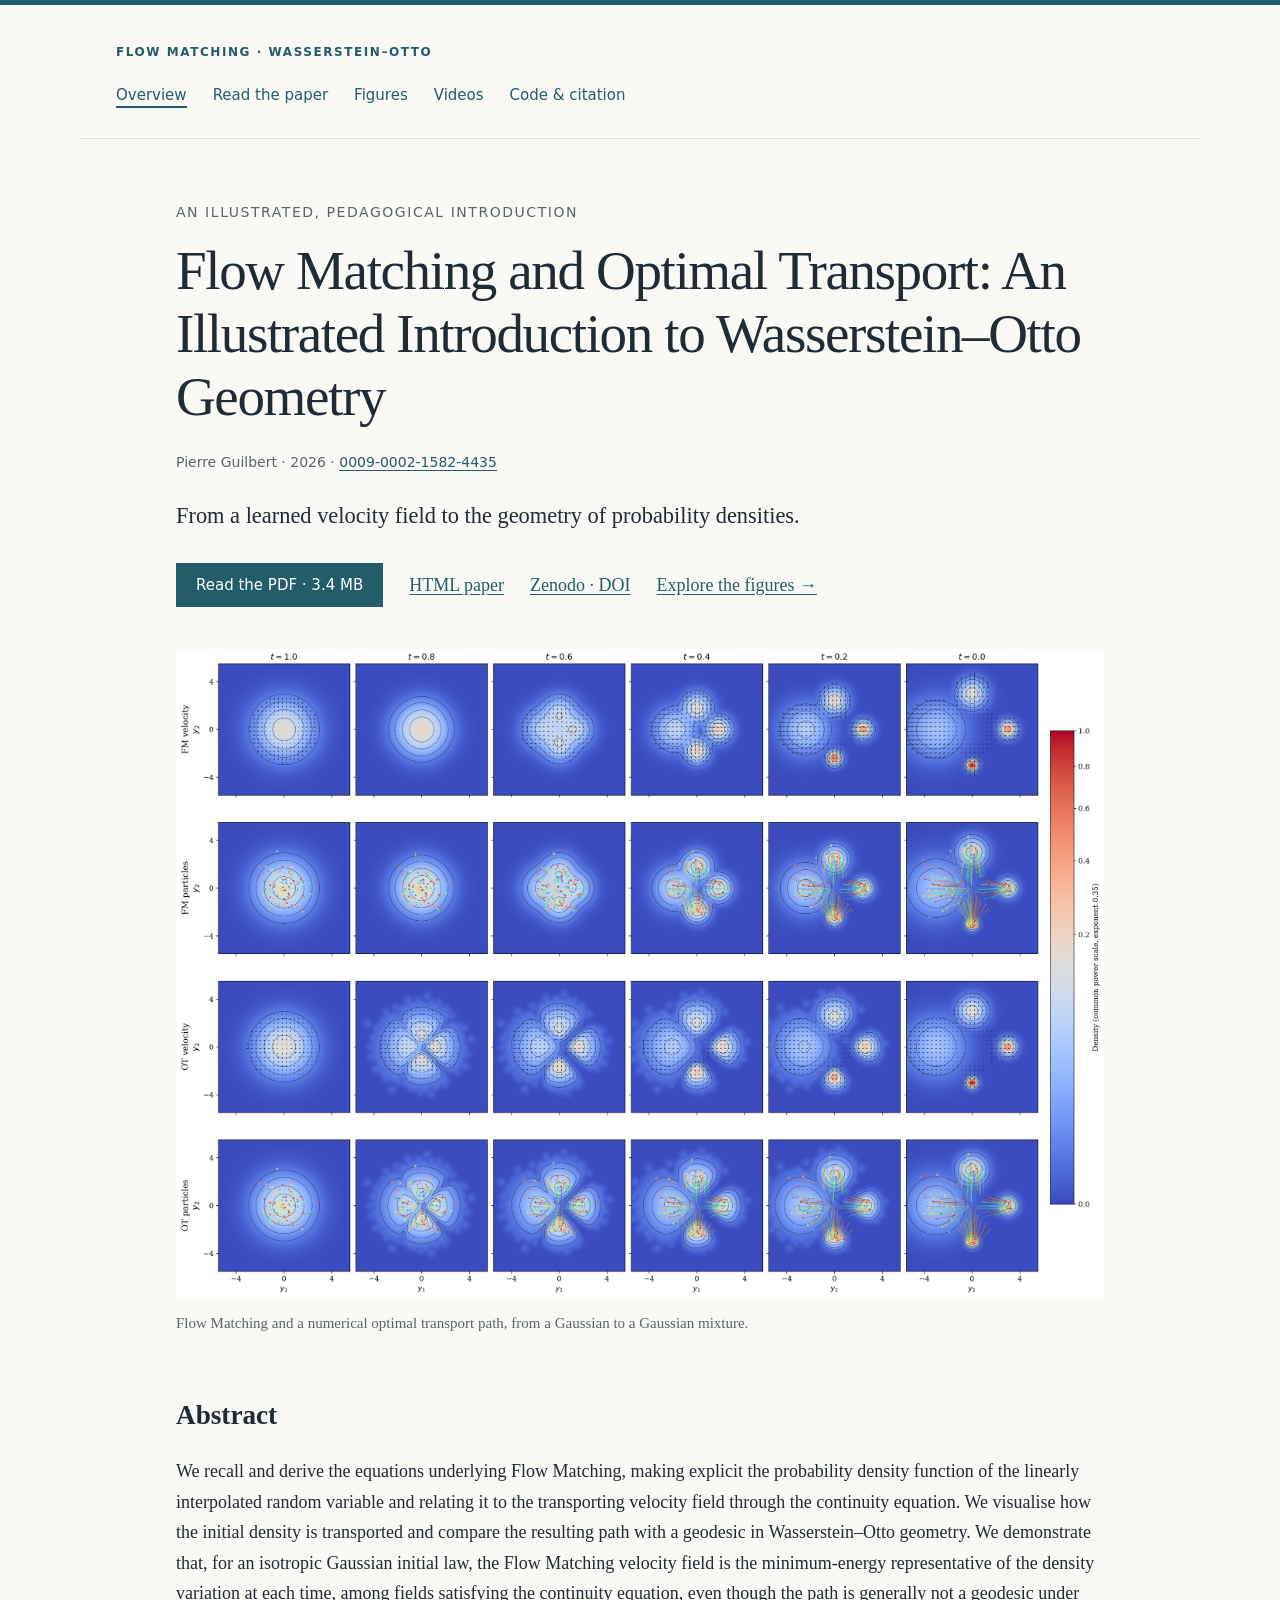
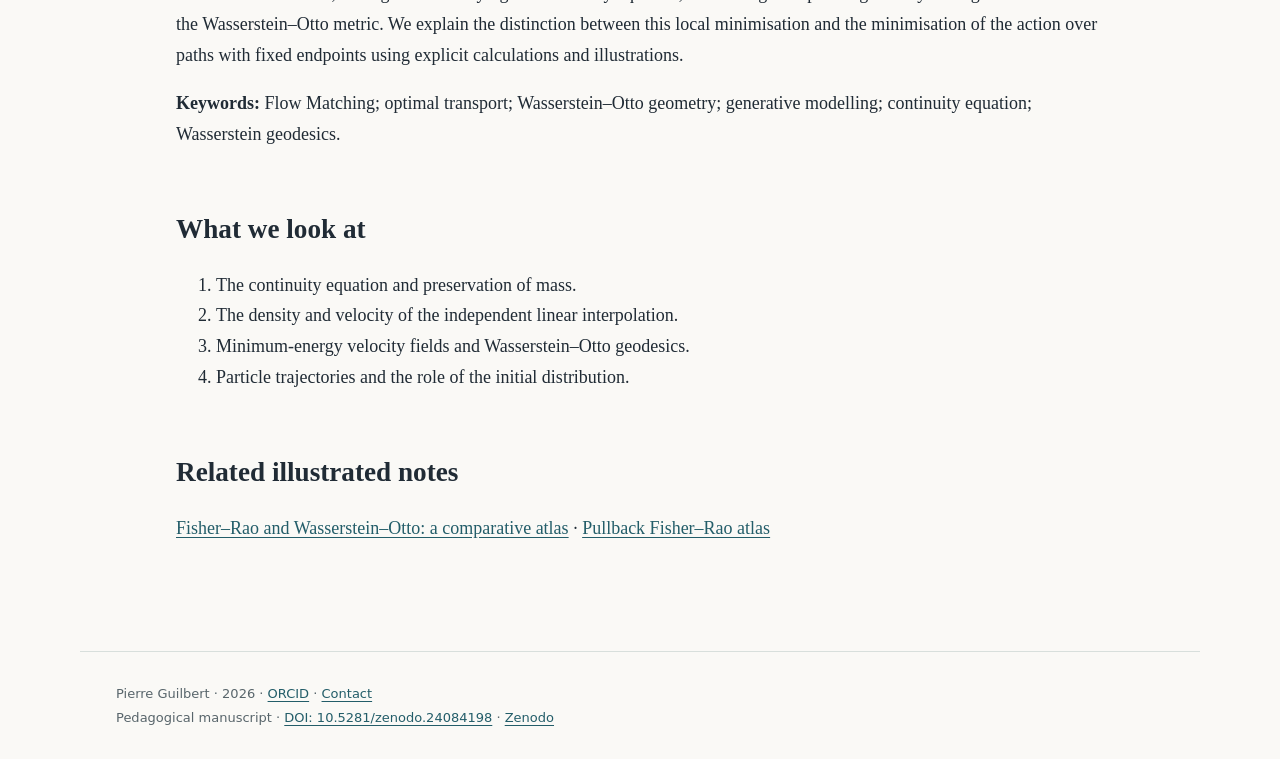
<file: docs/index.html>
<!doctype html>
<html lang="en"><head><meta charset="utf-8"><meta name="viewport" content="width=device-width,initial-scale=1">
<title>Flow Matching and Optimal Transport: An Illustrated Introduction to Wasserstein–Otto Geometry — Pierre Guilbert</title><meta name="description" content="An illustrated introduction to Flow Matching, density transport and Wasserstein–Otto geometry, with Python scripts, figures and videos.">
<meta name="author" content="Pierre Guilbert"><meta name="citation_title" content="Flow Matching and Optimal Transport: An Illustrated Introduction to Wasserstein–Otto Geometry">
<meta name="keywords" content="Flow Matching, optimal transport, Wasserstein–Otto geometry, generative modelling, continuity equation, Wasserstein geodesics">
<meta name="citation_doi" content="10.5281/zenodo.24084198">
<meta name="citation_author" content="Guilbert, Pierre"><meta name="citation_publication_date" content="2026">
<link rel="stylesheet" href="style.css"><link rel="icon" href="data:,">
</head><body><a class="skip" href="#main">Skip to content</a><header><a class="brand" aria-current="page" href="index.html">FLOW MATCHING · WASSERSTEIN–OTTO</a><nav aria-label="Main navigation"><a aria-current="page" href="index.html">Overview</a><a href="full-text.html">Read the paper</a><a href="gallery.html">Figures</a><a href="videos.html">Videos</a><a href="resources.html">Code &amp; citation</a></nav></header>
<main id="main" class=""><p class="eyebrow">An illustrated, pedagogical introduction</p><h1>Flow Matching and Optimal Transport: An Illustrated Introduction to Wasserstein–Otto Geometry</h1><p class="byline">Pierre Guilbert · 2026 · <a href="https://orcid.org/0009-0002-1582-4435">0009-0002-1582-4435</a></p>
<p class="lead">From a learned velocity field to the geometry of probability densities.</p>
<div class="actions"><a class="button" href="manuscript.pdf">Read the PDF · 3.4 MB</a><a href="full-text.html">HTML paper</a><a href="https://zenodo.org/records/24084198">Zenodo · DOI</a><a href="gallery.html">Explore the figures →</a></div>
<figure class="hero"><a href="gallery.html#fig:fm-geodesic-comparison"><img src="assets/fm_geodesic_comparison.jpg" alt="Flow Matching and optimal transport: density, velocity and particle trajectories at six times."></a><figcaption>Flow Matching and a numerical optimal transport path, from a Gaussian to a Gaussian mixture.</figcaption></figure>
<h2>Abstract</h2><p>We recall and derive the equations underlying Flow Matching, making
explicit the probability density function of the linearly interpolated
random variable and relating it to the transporting velocity field
through the continuity equation. We visualise how the initial density is
transported and compare the resulting path with a geodesic in
Wasserstein–Otto geometry. We demonstrate that, for an isotropic
Gaussian initial law, the Flow Matching velocity field is the
minimum-energy representative of the density variation at each time,
among fields satisfying the continuity equation, even though the path is
generally not a geodesic under the Wasserstein–Otto metric. We explain
the distinction between this local minimisation and the minimisation of
the action over paths with fixed endpoints using explicit calculations
and illustrations.</p>
<p class="keywords"><strong>Keywords:</strong> Flow Matching; optimal transport; Wasserstein–Otto geometry; generative modelling; continuity equation; Wasserstein geodesics.</p>
<h2>What we look at</h2><ol><li>The continuity equation and preservation of mass.</li><li>The density and velocity of the independent linear interpolation.</li><li>Minimum-energy velocity fields and Wasserstein–Otto geodesics.</li><li>Particle trajectories and the role of the initial distribution.</li></ol>
<h2>Related illustrated notes</h2><p><a href="https://pierreguilbertf.github.io/fisher-rao-wasserstein-atlas/">Fisher–Rao and Wasserstein–Otto: a comparative atlas</a> · <a href="https://github.com/PierreGuilbertF/pullback-fisher-rao-atlas">Pullback Fisher–Rao atlas</a></p></main>
<footer>Pierre Guilbert · 2026 · <a href="https://orcid.org/0009-0002-1582-4435">ORCID</a> · <a href="mailto:spguilbert@gmail.com">Contact</a><br>Pedagogical manuscript · <a href="https://doi.org/10.5281/zenodo.24084198">DOI: 10.5281/zenodo.24084198</a> · <a href="https://zenodo.org/records/24084198">Zenodo</a></footer></body></html>
</file>
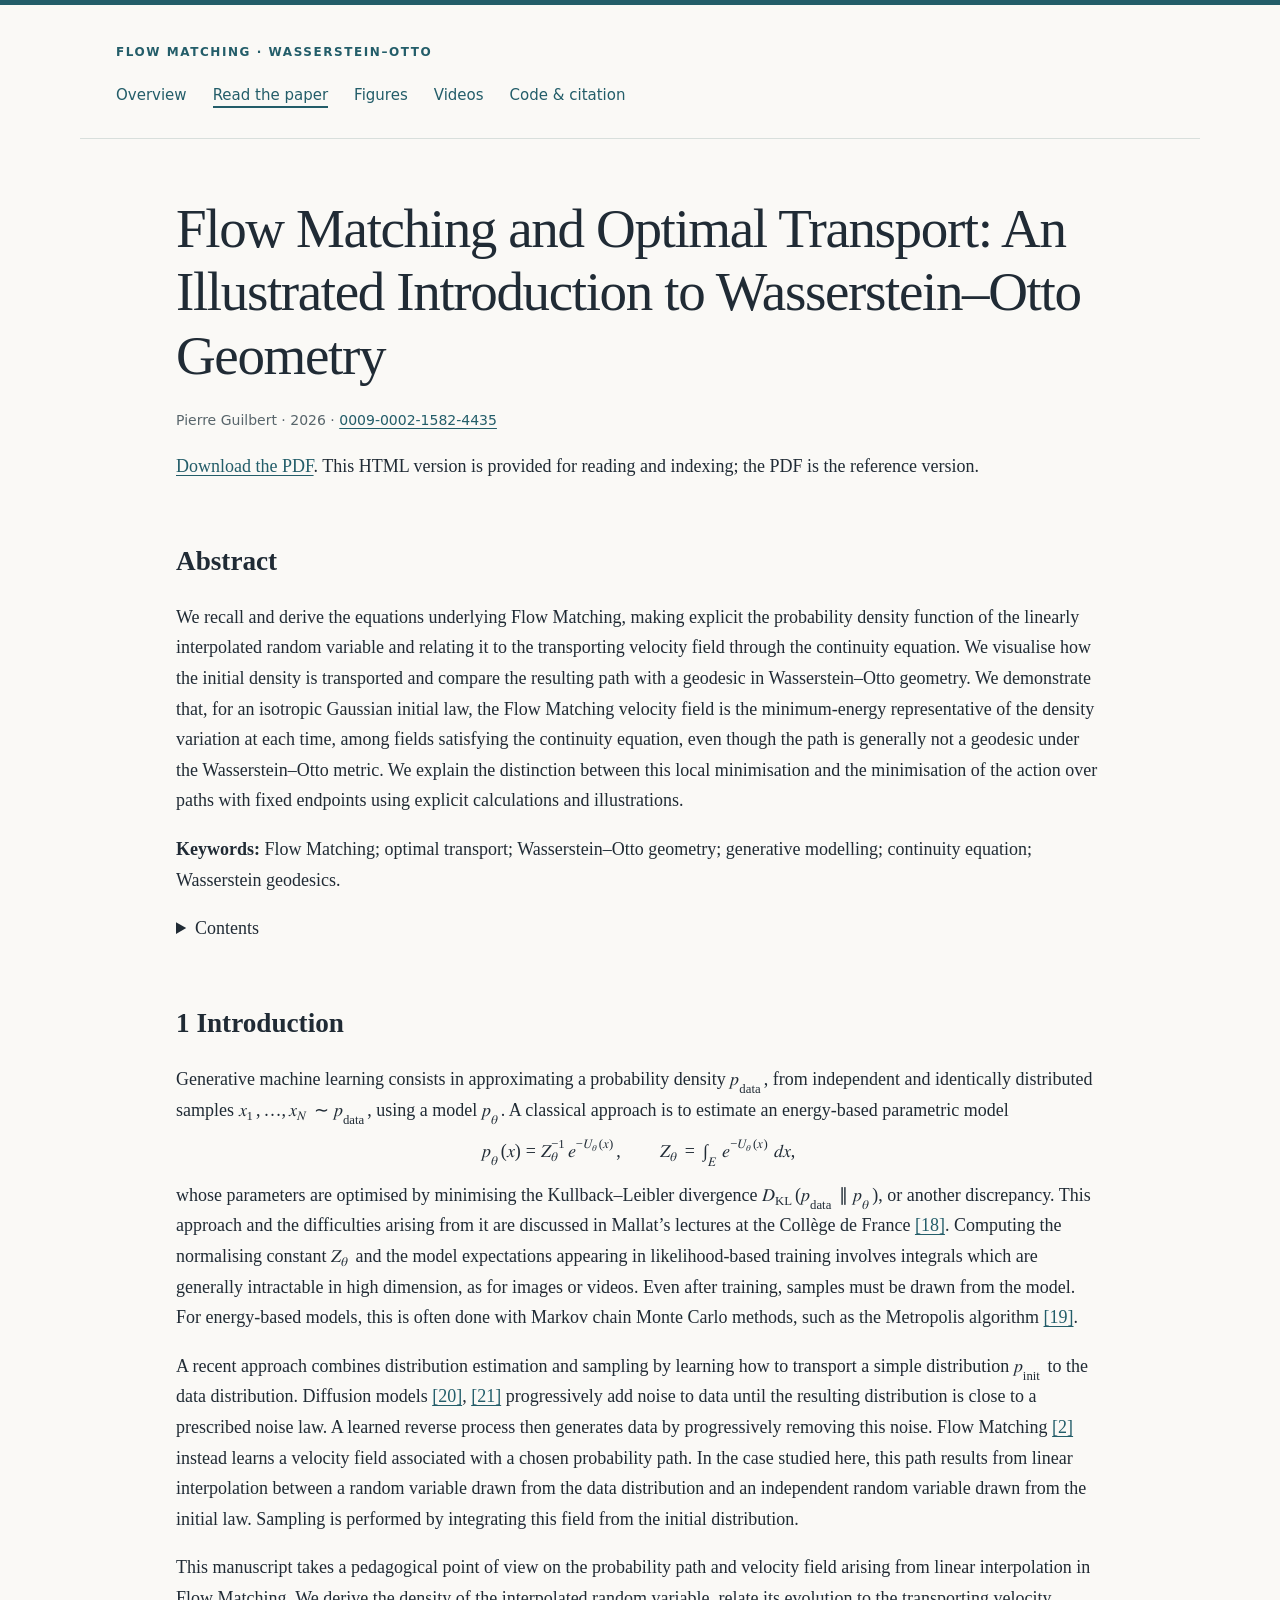
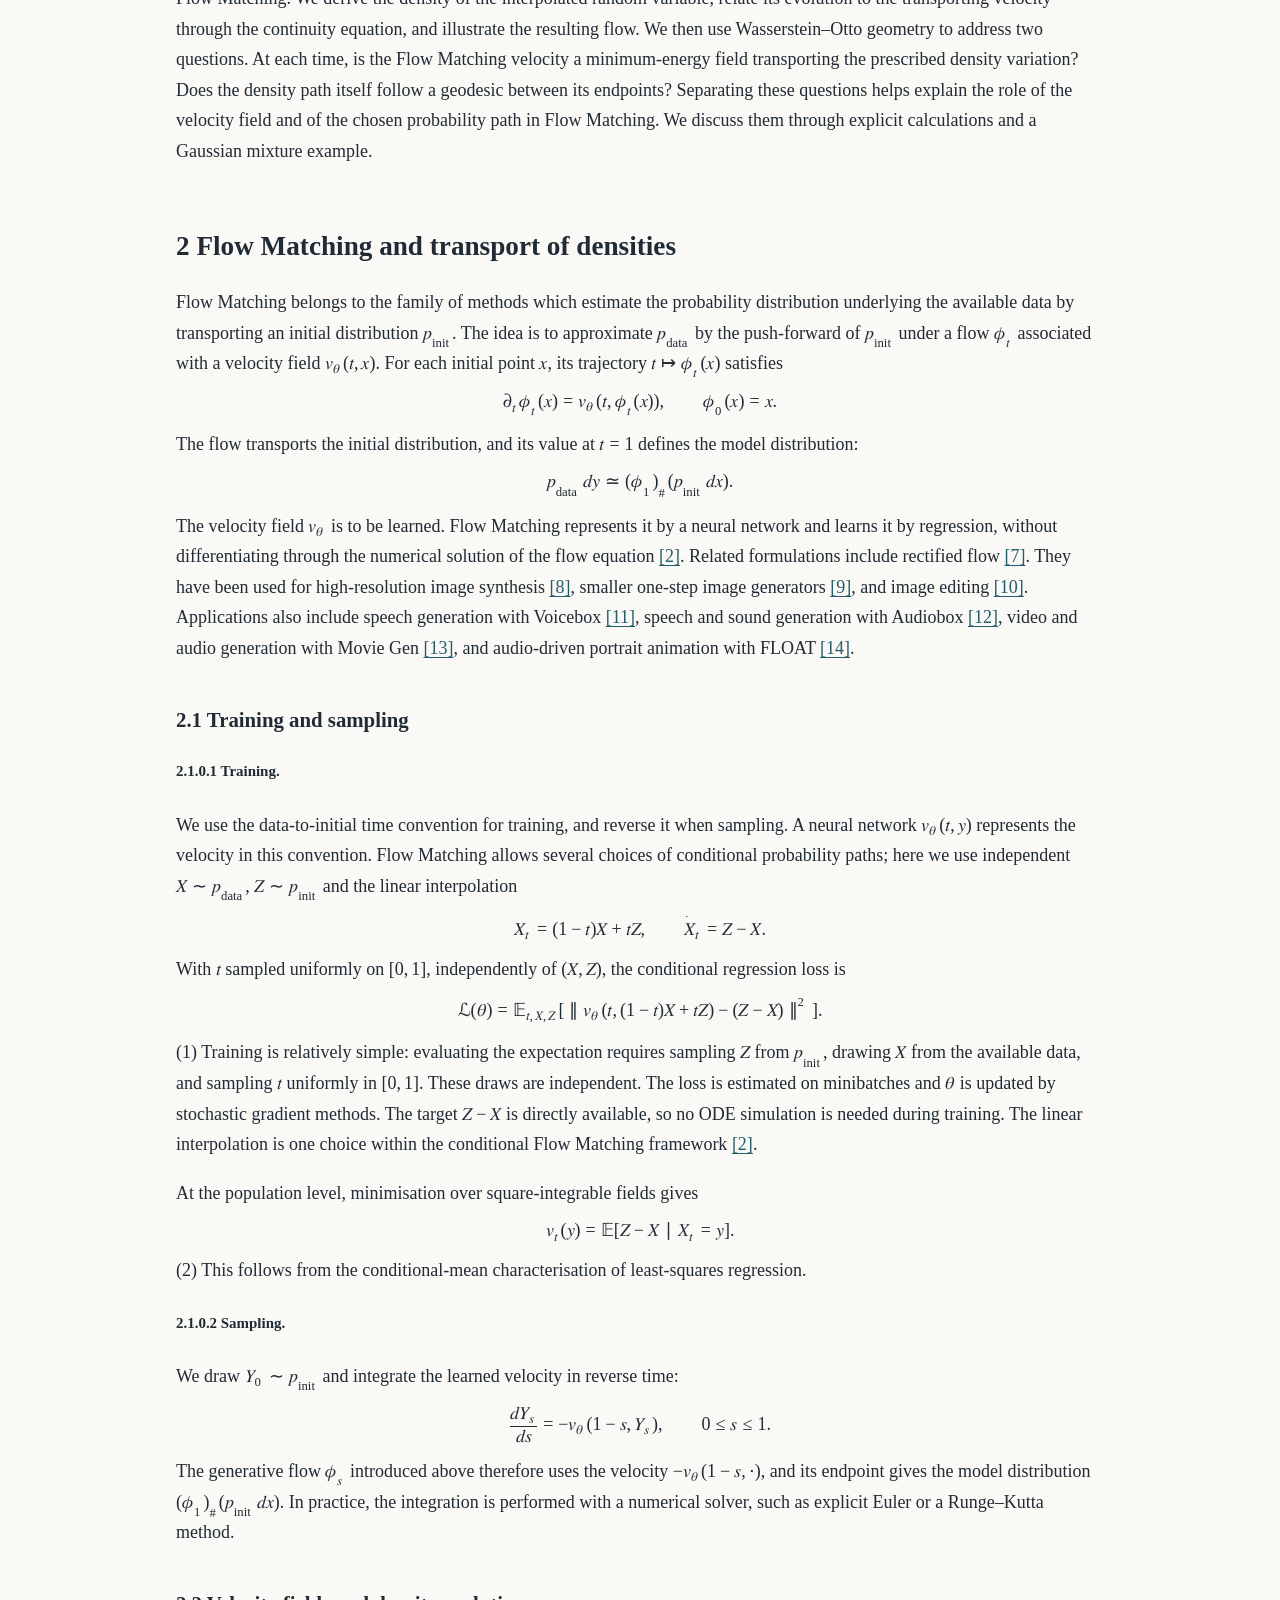
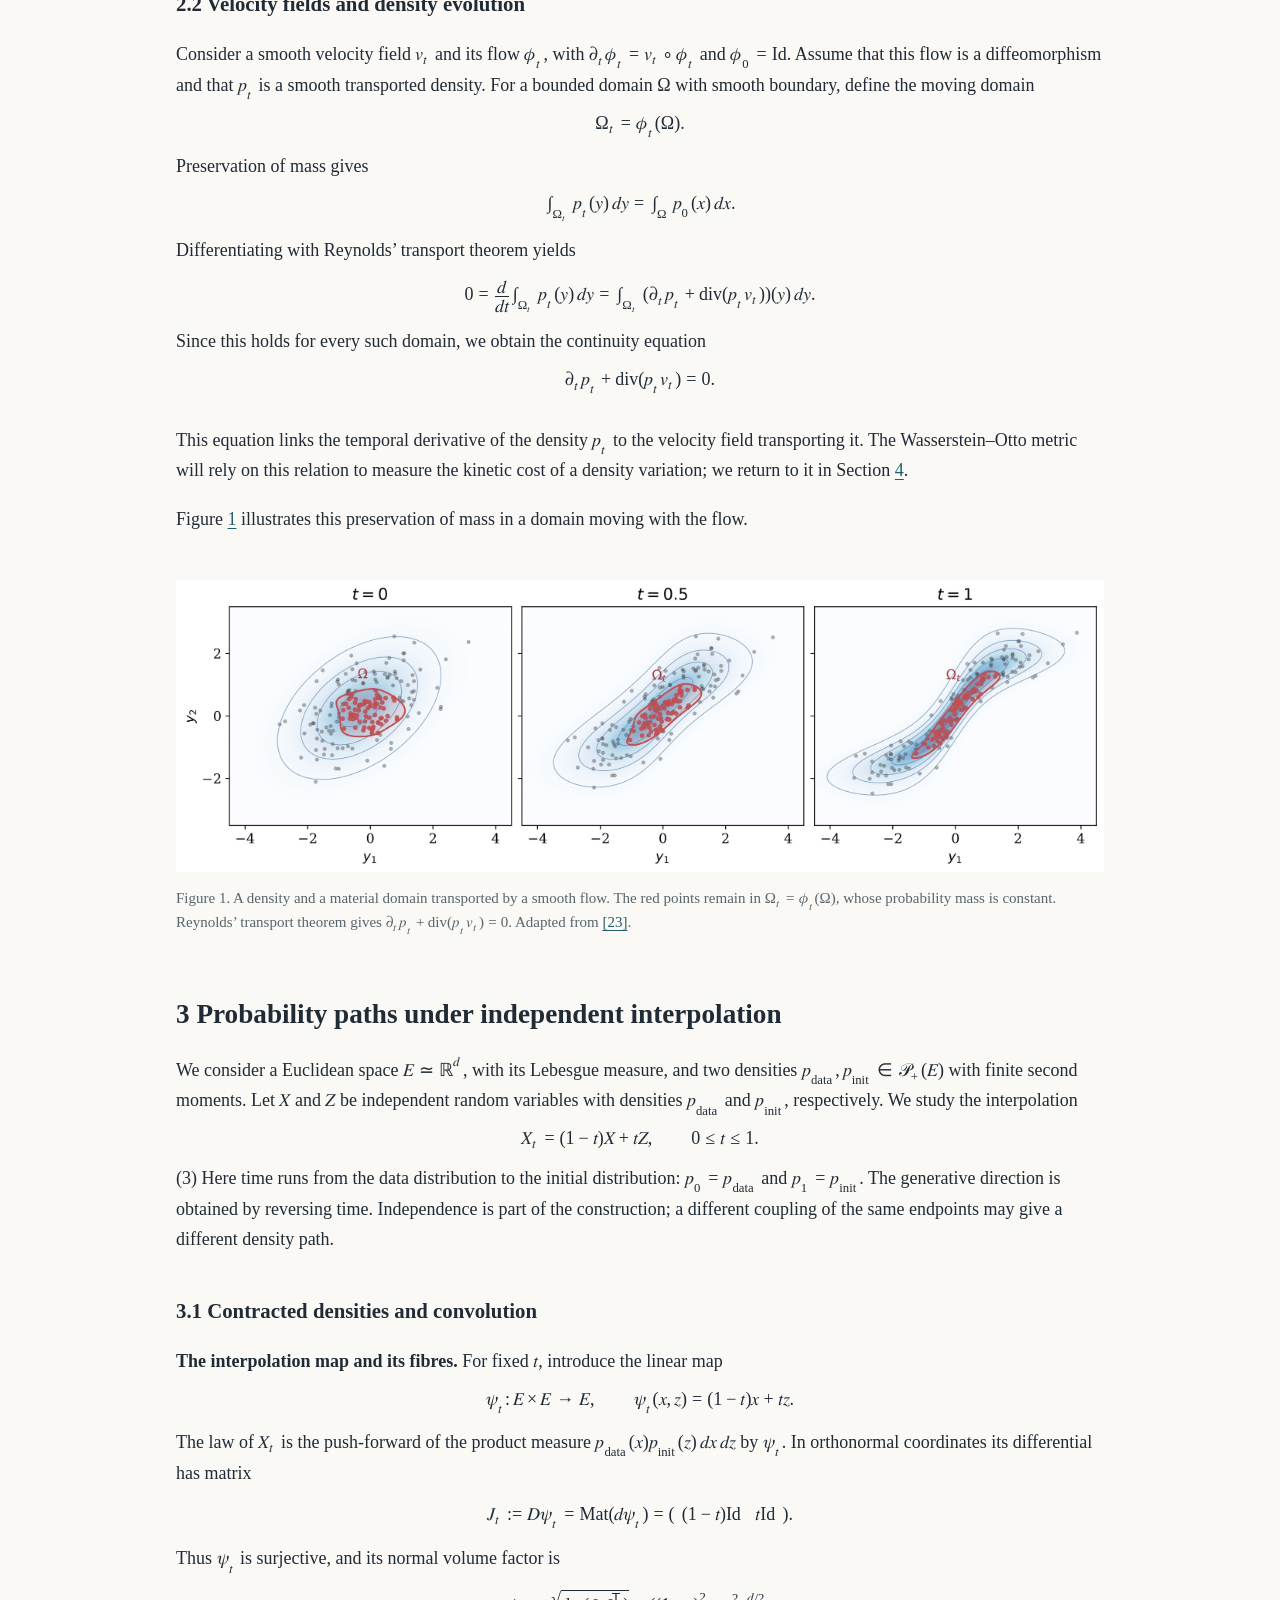
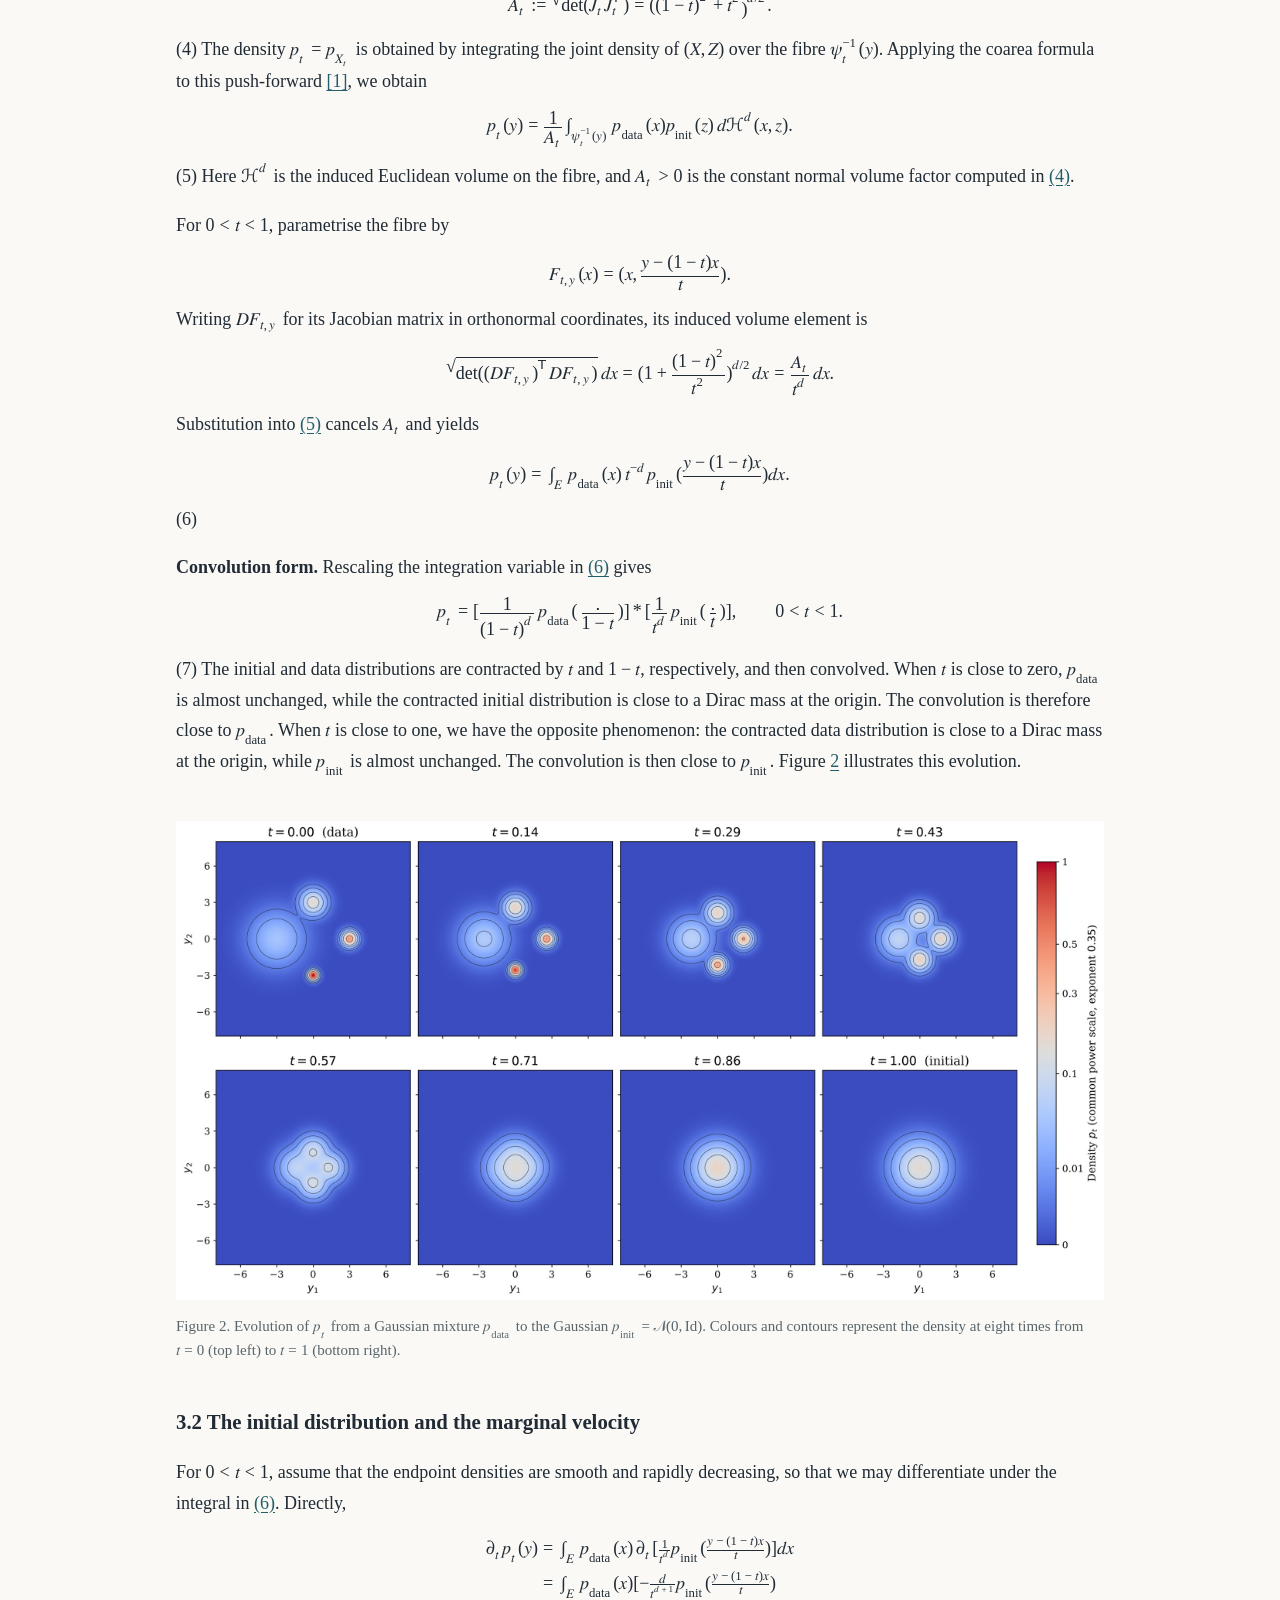
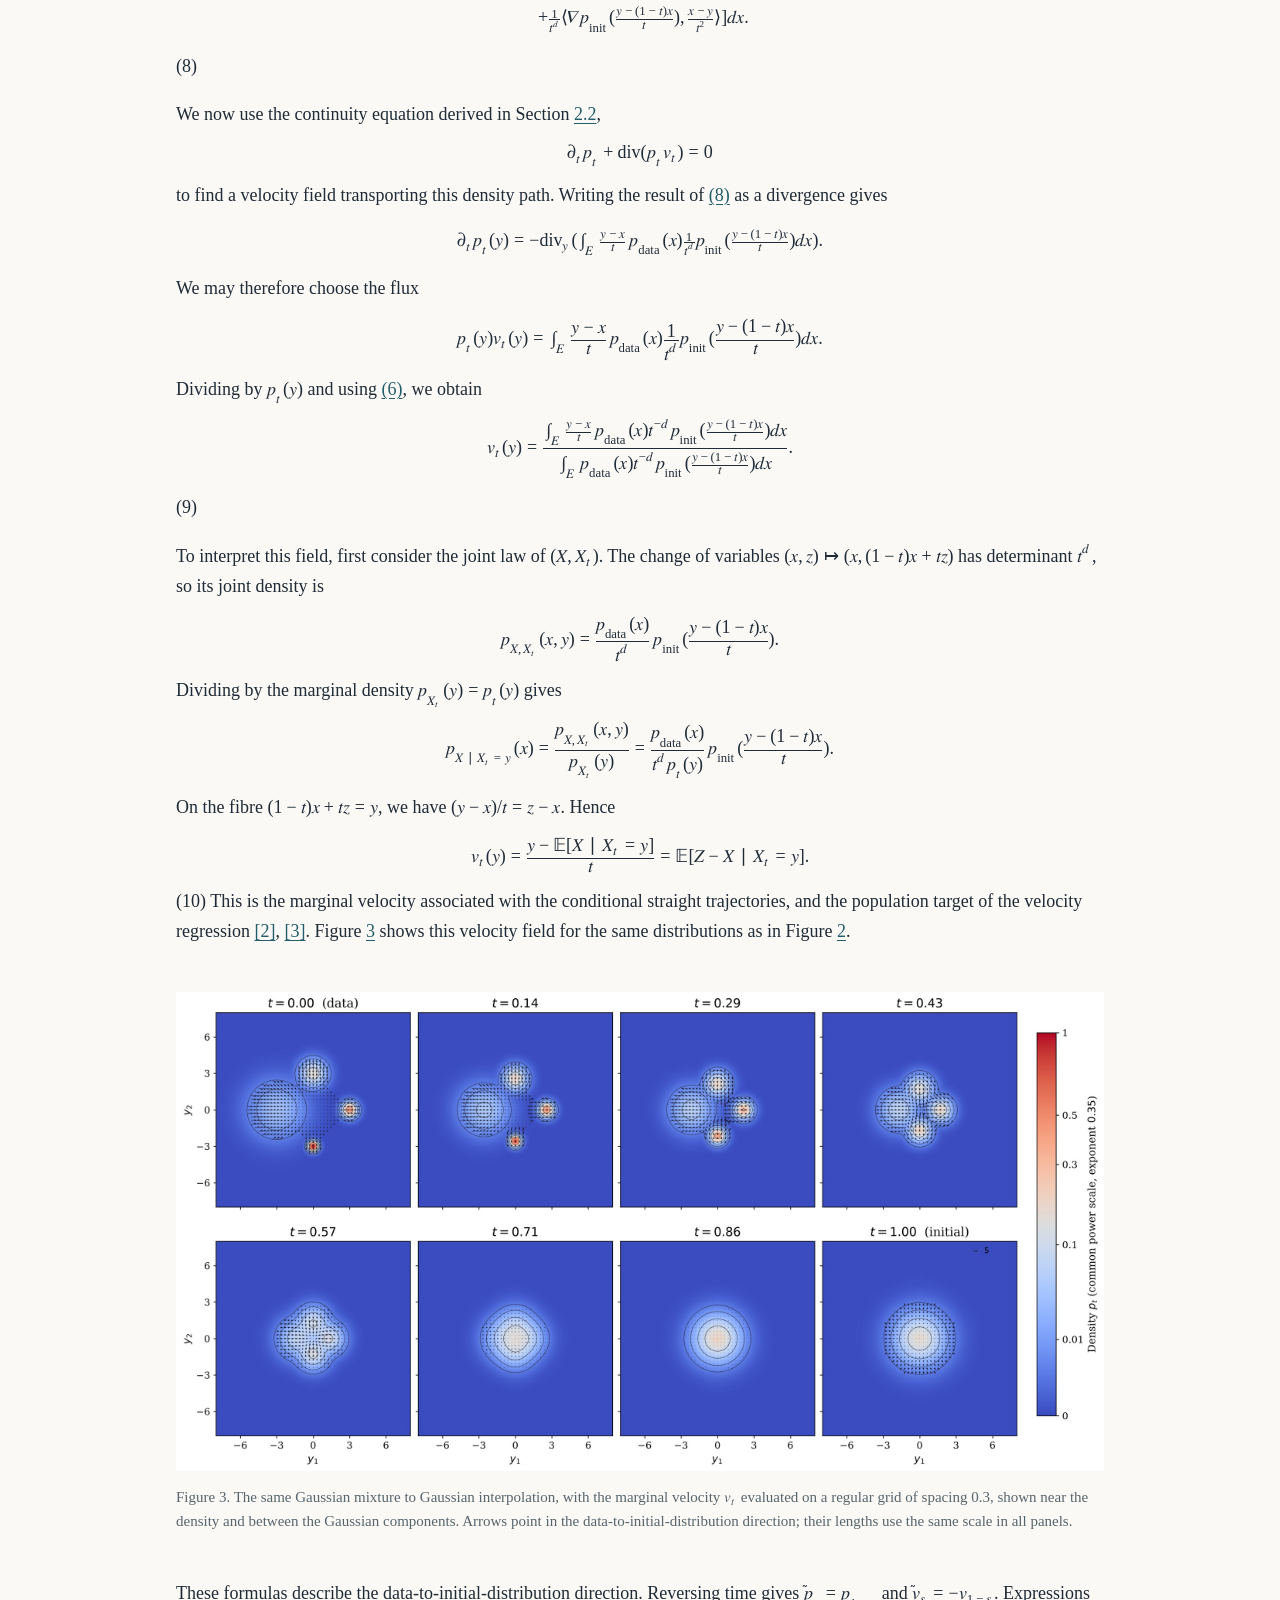
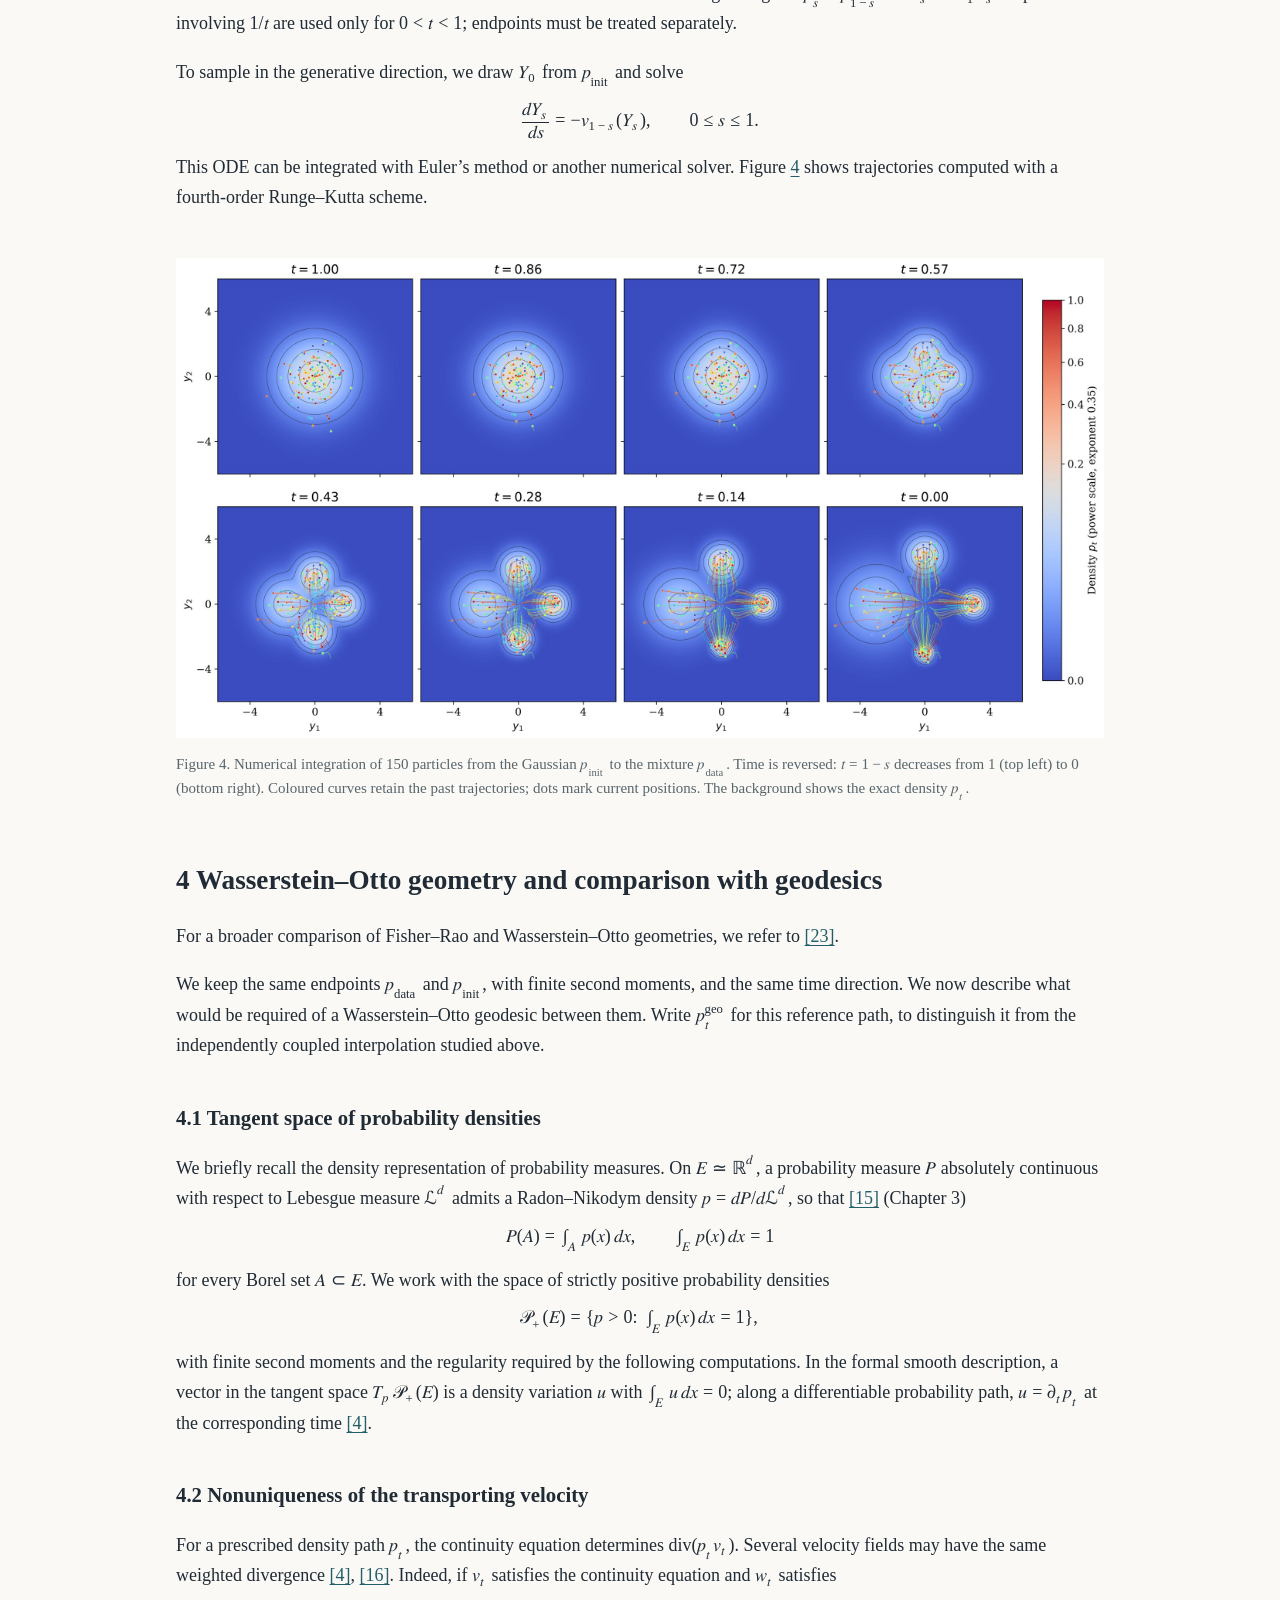
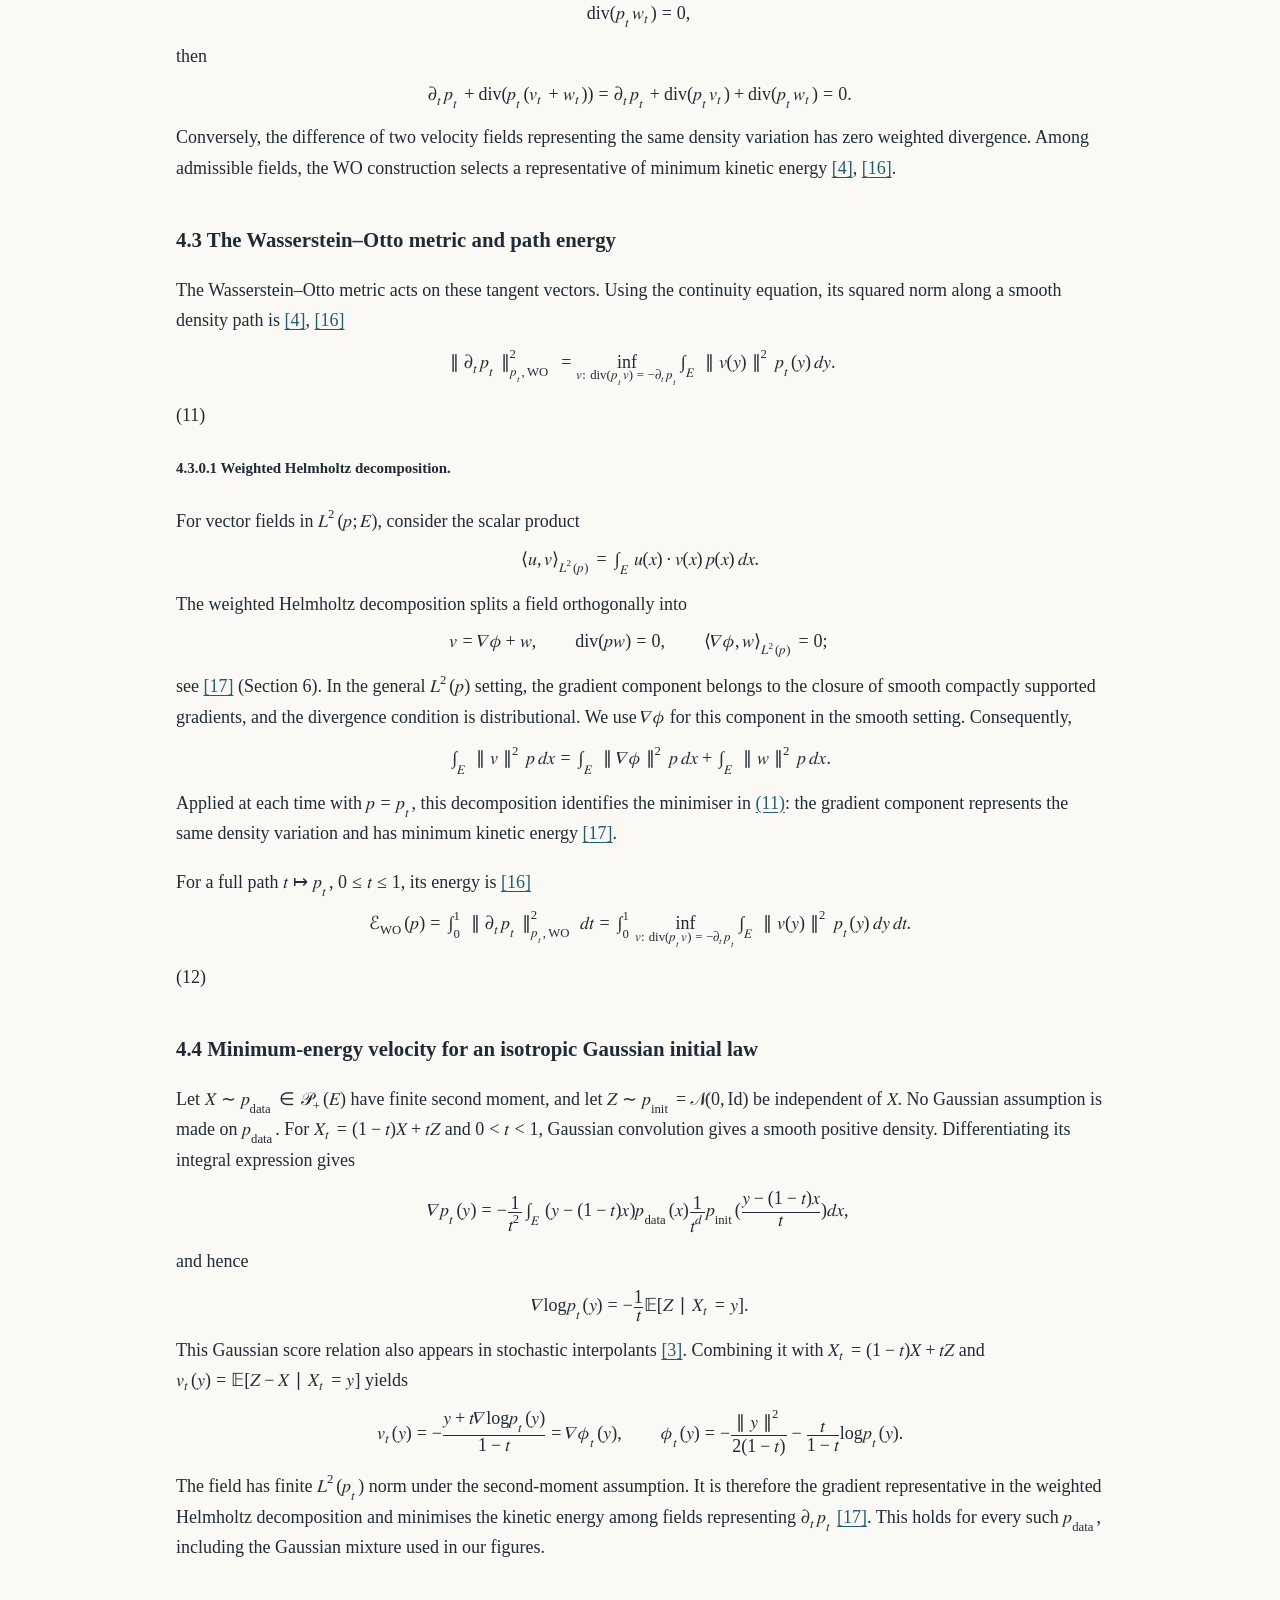
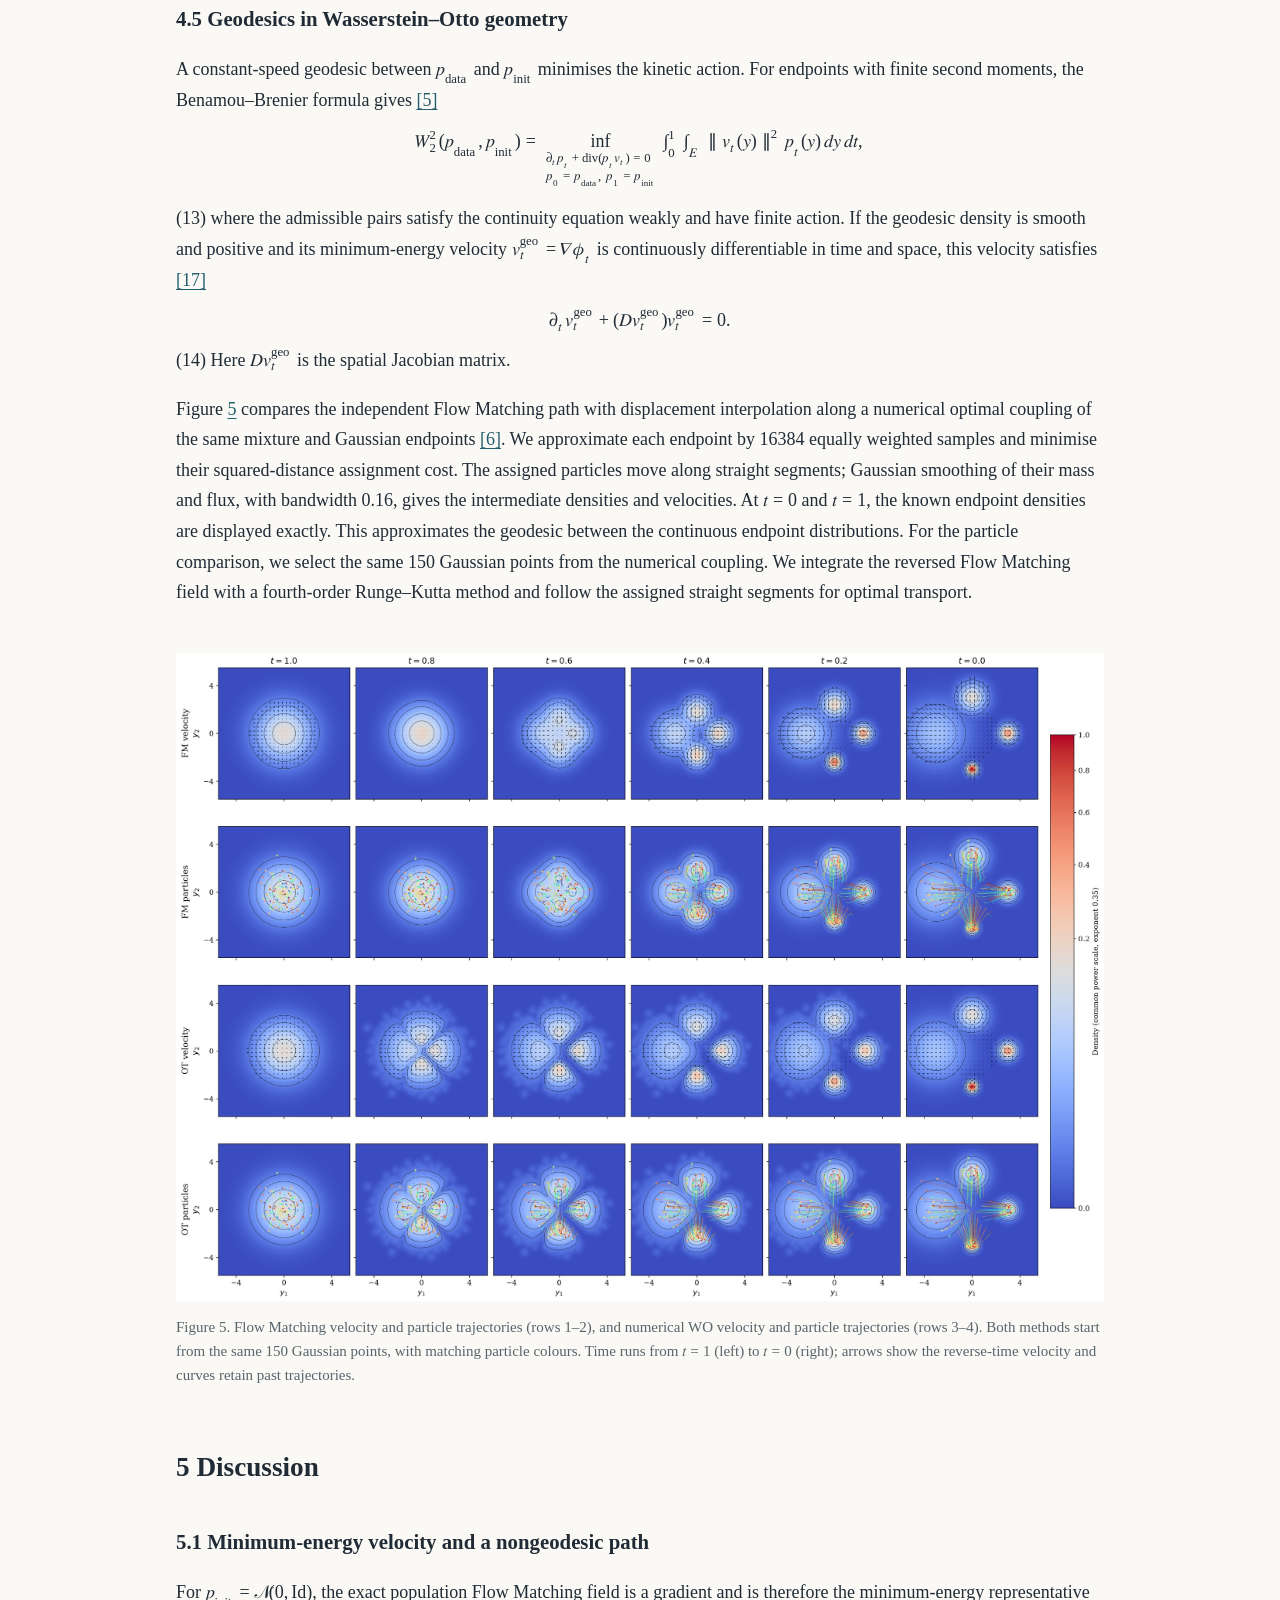
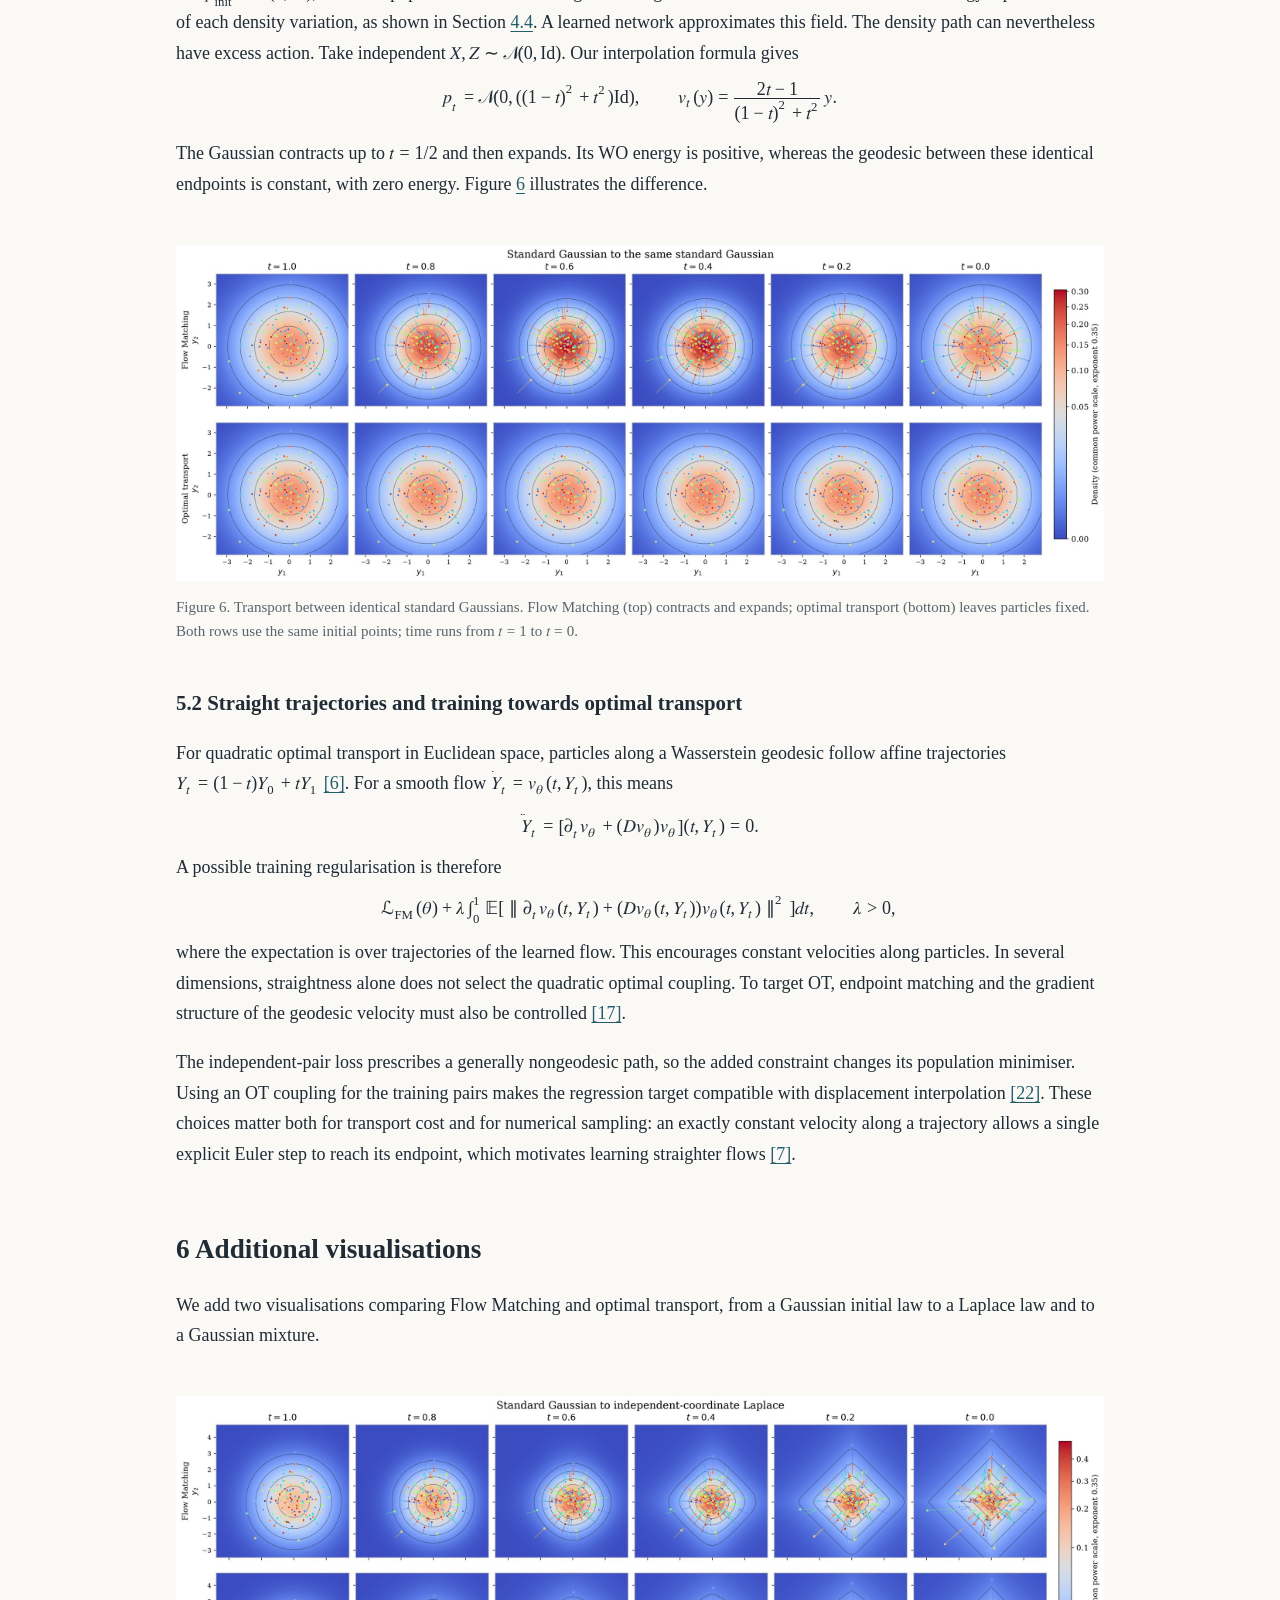
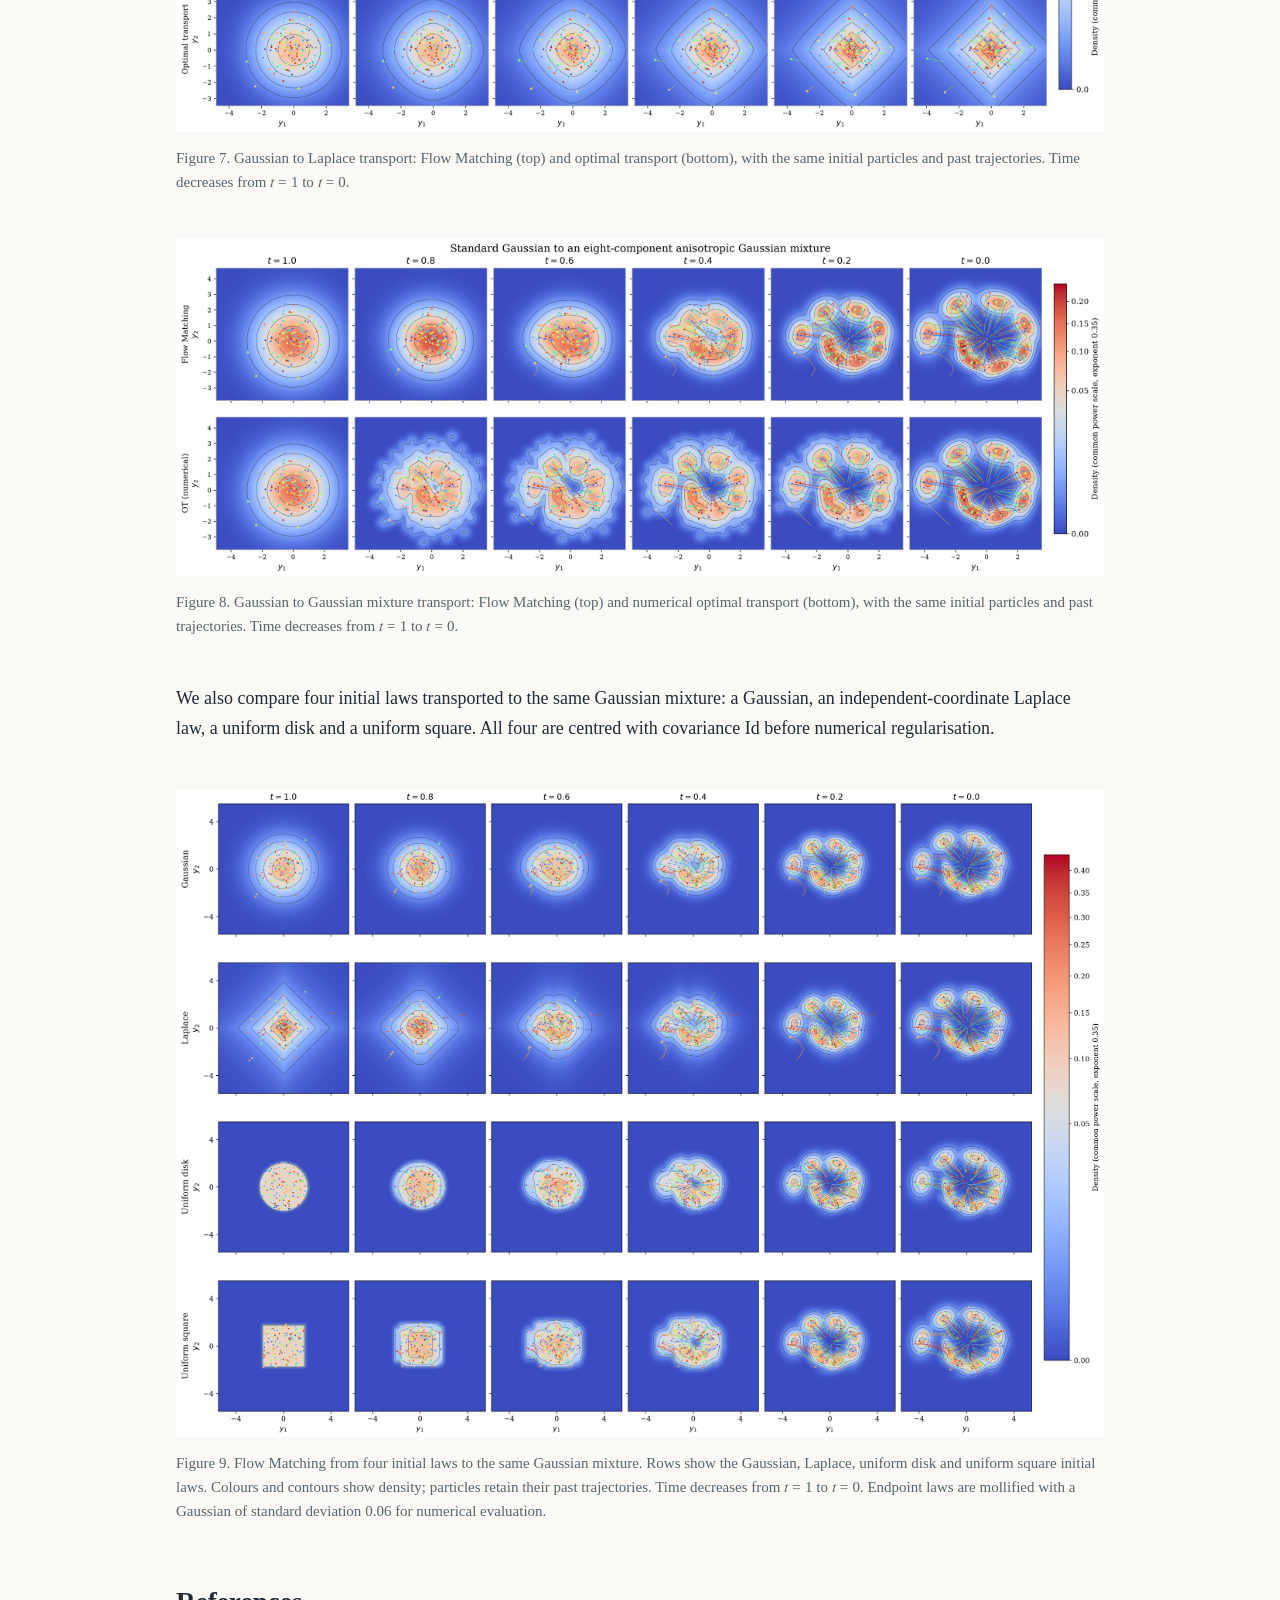
<file: docs/full-text.html>
<!doctype html>
<html lang="en"><head><meta charset="utf-8"><meta name="viewport" content="width=device-width,initial-scale=1">
<title>Flow Matching and Optimal Transport: An Illustrated Introduction to Wasserstein–Otto Geometry — Pierre Guilbert</title><meta name="description" content="Read the complete pedagogical manuscript on Flow Matching and Wasserstein–Otto geometry.">
<meta name="author" content="Pierre Guilbert"><meta name="citation_title" content="Flow Matching and Optimal Transport: An Illustrated Introduction to Wasserstein–Otto Geometry">
<meta name="keywords" content="Flow Matching, optimal transport, Wasserstein–Otto geometry, generative modelling, continuity equation, Wasserstein geodesics">
<meta name="citation_doi" content="10.5281/zenodo.24084198">
<meta name="citation_author" content="Guilbert, Pierre"><meta name="citation_publication_date" content="2026">
<link rel="stylesheet" href="style.css"><link rel="icon" href="data:,">
</head><body><a class="skip" href="#main">Skip to content</a><header><a class="brand" href="index.html">FLOW MATCHING · WASSERSTEIN–OTTO</a><nav aria-label="Main navigation"><a href="index.html">Overview</a><a aria-current="page" href="full-text.html">Read the paper</a><a href="gallery.html">Figures</a><a href="videos.html">Videos</a><a href="resources.html">Code &amp; citation</a></nav></header>
<main id="main" class=""><h1>Flow Matching and Optimal Transport: An Illustrated Introduction to Wasserstein–Otto Geometry</h1><p class="byline">Pierre Guilbert · 2026 · <a href="https://orcid.org/0009-0002-1582-4435">0009-0002-1582-4435</a></p><p><a href="manuscript.pdf">Download the PDF</a>. This HTML version is provided for reading and indexing; the PDF is the reference version.</p><h2>Abstract</h2><p>We recall and derive the equations underlying Flow Matching, making
explicit the probability density function of the linearly interpolated
random variable and relating it to the transporting velocity field
through the continuity equation. We visualise how the initial density is
transported and compare the resulting path with a geodesic in
Wasserstein–Otto geometry. We demonstrate that, for an isotropic
Gaussian initial law, the Flow Matching velocity field is the
minimum-energy representative of the density variation at each time,
among fields satisfying the continuity equation, even though the path is
generally not a geodesic under the Wasserstein–Otto metric. We explain
the distinction between this local minimisation and the minimisation of
the action over paths with fixed endpoints using explicit calculations
and illustrations.</p>
<p class="keywords"><strong>Keywords:</strong> Flow Matching; optimal transport; Wasserstein–Otto geometry; generative modelling; continuity equation; Wasserstein geodesics.</p><details class="contents"><summary>Contents</summary><ol><li><a href="#sec:introduction">1
Introduction</a></li><li><a href="#sec:flow-matching">2 Flow
Matching and transport of densities</a></li><li><a href="#sec:independent-paths">3
Probability paths under independent interpolation</a></li><li><a href="#sec:geometric-comparison">4
Wasserstein–Otto geometry and comparison with geodesics</a></li><li><a href="#sec:discussion">5
Discussion</a></li><li><a href="#sec:additional-visualisations">6
Additional visualisations</a></li></ol></details><section id="sec:introduction" class="level2" data-number="1">
<h2 data-number="1"><span class="header-section-number">1</span>
Introduction</h2>
<p>Generative machine learning consists in approximating a probability
density
<math display="inline" xmlns="http://www.w3.org/1998/Math/MathML"><semantics><msub><mi>p</mi><mrow><mi mathvariant="normal">d</mi><mi mathvariant="normal">a</mi><mi mathvariant="normal">t</mi><mi mathvariant="normal">a</mi></mrow></msub><annotation encoding="application/x-tex">p_{\mathrm{data}}</annotation></semantics></math>,
from independent and identically distributed samples
<math display="inline" xmlns="http://www.w3.org/1998/Math/MathML"><semantics><mrow><msub><mi>x</mi><mn>1</mn></msub><mo>,</mo><mi>…</mi><mo>,</mo><msub><mi>x</mi><mi>N</mi></msub><mo>∼</mo><msub><mi>p</mi><mrow><mi mathvariant="normal">d</mi><mi mathvariant="normal">a</mi><mi mathvariant="normal">t</mi><mi mathvariant="normal">a</mi></mrow></msub></mrow><annotation encoding="application/x-tex">x_1,\ldots,x_N\sim p_{\mathrm{data}}</annotation></semantics></math>,
using a model
<math display="inline" xmlns="http://www.w3.org/1998/Math/MathML"><semantics><msub><mi>p</mi><mi>θ</mi></msub><annotation encoding="application/x-tex">p_\theta</annotation></semantics></math>.
A classical approach is to estimate an energy-based parametric model
<math display="block" xmlns="http://www.w3.org/1998/Math/MathML"><semantics><mrow><msub><mi>p</mi><mi>θ</mi></msub><mo stretchy="false" form="prefix">(</mo><mi>x</mi><mo stretchy="false" form="postfix">)</mo><mo>=</mo><msubsup><mi>Z</mi><mi>θ</mi><mrow><mi>−</mi><mn>1</mn></mrow></msubsup><msup><mi>e</mi><mrow><mi>−</mi><msub><mi>U</mi><mi>θ</mi></msub><mo stretchy="false" form="prefix">(</mo><mi>x</mi><mo stretchy="false" form="postfix">)</mo></mrow></msup><mo>,</mo><mspace width="2.0em"></mspace><msub><mi>Z</mi><mi>θ</mi></msub><mo>=</mo><msub><mo>∫</mo><mi>E</mi></msub><msup><mi>e</mi><mrow><mi>−</mi><msub><mi>U</mi><mi>θ</mi></msub><mo stretchy="false" form="prefix">(</mo><mi>x</mi><mo stretchy="false" form="postfix">)</mo></mrow></msup><mspace width="0.167em"></mspace><mi>d</mi><mi>x</mi><mo>,</mo></mrow><annotation encoding="application/x-tex">p_\theta(x)=Z_\theta^{-1}e^{-U_\theta(x)},\qquad
Z_\theta=\int_E e^{-U_\theta(x)}\,dx,</annotation></semantics></math>
whose parameters are optimised by minimising the Kullback–Leibler
divergence
<math display="inline" xmlns="http://www.w3.org/1998/Math/MathML"><semantics><mrow><msub><mi>D</mi><mrow><mi mathvariant="normal">K</mi><mi mathvariant="normal">L</mi></mrow></msub><mo stretchy="false" form="prefix">(</mo><msub><mi>p</mi><mrow><mi mathvariant="normal">d</mi><mi mathvariant="normal">a</mi><mi mathvariant="normal">t</mi><mi mathvariant="normal">a</mi></mrow></msub><mo stretchy="false" form="postfix">∥</mo><msub><mi>p</mi><mi>θ</mi></msub><mo stretchy="false" form="postfix">)</mo></mrow><annotation encoding="application/x-tex">D_{\mathrm{KL}}(p_{\mathrm{data}}\|p_\theta)</annotation></semantics></math>,
or another discrepancy. This approach and the difficulties arising from
it are discussed in Mallat’s lectures at the Collège de France <a
href="#ref-Mallat2025">[18]</a>. Computing the normalising constant
<math display="inline" xmlns="http://www.w3.org/1998/Math/MathML"><semantics><msub><mi>Z</mi><mi>θ</mi></msub><annotation encoding="application/x-tex">Z_\theta</annotation></semantics></math>
and the model expectations appearing in likelihood-based training
involves integrals which are generally intractable in high dimension, as
for images or videos. Even after training, samples must be drawn from
the model. For energy-based models, this is often done with Markov chain
Monte Carlo methods, such as the Metropolis algorithm <a
href="#ref-MetropolisEtAl1953">[19]</a>.</p>
<p>A recent approach combines distribution estimation and sampling by
learning how to transport a simple distribution
<math display="inline" xmlns="http://www.w3.org/1998/Math/MathML"><semantics><msub><mi>p</mi><mrow><mi mathvariant="normal">i</mi><mi mathvariant="normal">n</mi><mi mathvariant="normal">i</mi><mi mathvariant="normal">t</mi></mrow></msub><annotation encoding="application/x-tex">p_{\mathrm{init}}</annotation></semantics></math>
to the data distribution. Diffusion models <a
href="#ref-HoEtAl2020">[20]</a>, <a href="#ref-SongEtAl2021">[21]</a>
progressively add noise to data until the resulting distribution is
close to a prescribed noise law. A learned reverse process then
generates data by progressively removing this noise. Flow Matching <a
href="#ref-LipmanEtAl2023">[2]</a> instead learns a velocity field
associated with a chosen probability path. In the case studied here,
this path results from linear interpolation between a random variable
drawn from the data distribution and an independent random variable
drawn from the initial law. Sampling is performed by integrating this
field from the initial distribution.</p>
<p>This manuscript takes a pedagogical point of view on the probability
path and velocity field arising from linear interpolation in Flow
Matching. We derive the density of the interpolated random variable,
relate its evolution to the transporting velocity through the continuity
equation, and illustrate the resulting flow. We then use
Wasserstein–Otto geometry to address two questions. At each time, is the
Flow Matching velocity a minimum-energy field transporting the
prescribed density variation? Does the density path itself follow a
geodesic between its endpoints? Separating these questions helps explain
the role of the velocity field and of the chosen probability path in
Flow Matching. We discuss them through explicit calculations and a
Gaussian mixture example.</p>
</section>
<section id="sec:flow-matching" class="level2" data-number="2">
<h2 data-number="2"><span class="header-section-number">2</span> Flow
Matching and transport of densities</h2>
<p>Flow Matching belongs to the family of methods which estimate the
probability distribution underlying the available data by transporting
an initial distribution
<math display="inline" xmlns="http://www.w3.org/1998/Math/MathML"><semantics><msub><mi>p</mi><mrow><mi mathvariant="normal">i</mi><mi mathvariant="normal">n</mi><mi mathvariant="normal">i</mi><mi mathvariant="normal">t</mi></mrow></msub><annotation encoding="application/x-tex">p_{\mathrm{init}}</annotation></semantics></math>.
The idea is to approximate
<math display="inline" xmlns="http://www.w3.org/1998/Math/MathML"><semantics><msub><mi>p</mi><mrow><mi mathvariant="normal">d</mi><mi mathvariant="normal">a</mi><mi mathvariant="normal">t</mi><mi mathvariant="normal">a</mi></mrow></msub><annotation encoding="application/x-tex">p_{\mathrm{data}}</annotation></semantics></math>
by the push-forward of
<math display="inline" xmlns="http://www.w3.org/1998/Math/MathML"><semantics><msub><mi>p</mi><mrow><mi mathvariant="normal">i</mi><mi mathvariant="normal">n</mi><mi mathvariant="normal">i</mi><mi mathvariant="normal">t</mi></mrow></msub><annotation encoding="application/x-tex">p_{\mathrm{init}}</annotation></semantics></math>
under a flow
<math display="inline" xmlns="http://www.w3.org/1998/Math/MathML"><semantics><msub><mi>ϕ</mi><mi>t</mi></msub><annotation encoding="application/x-tex">\phi_t</annotation></semantics></math>
associated with a velocity field
<math display="inline" xmlns="http://www.w3.org/1998/Math/MathML"><semantics><mrow><msub><mi>v</mi><mi>θ</mi></msub><mo stretchy="false" form="prefix">(</mo><mi>t</mi><mo>,</mo><mi>x</mi><mo stretchy="false" form="postfix">)</mo></mrow><annotation encoding="application/x-tex">v_\theta(t,x)</annotation></semantics></math>.
For each initial point
<math display="inline" xmlns="http://www.w3.org/1998/Math/MathML"><semantics><mi>x</mi><annotation encoding="application/x-tex">x</annotation></semantics></math>,
its trajectory
<math display="inline" xmlns="http://www.w3.org/1998/Math/MathML"><semantics><mrow><mi>t</mi><mo>↦</mo><msub><mi>ϕ</mi><mi>t</mi></msub><mo stretchy="false" form="prefix">(</mo><mi>x</mi><mo stretchy="false" form="postfix">)</mo></mrow><annotation encoding="application/x-tex">t\mapsto\phi_t(x)</annotation></semantics></math>
satisfies
<math display="block" xmlns="http://www.w3.org/1998/Math/MathML"><semantics><mrow><msub><mi>∂</mi><mi>t</mi></msub><msub><mi>ϕ</mi><mi>t</mi></msub><mo stretchy="false" form="prefix">(</mo><mi>x</mi><mo stretchy="false" form="postfix">)</mo><mo>=</mo><msub><mi>v</mi><mi>θ</mi></msub><mo stretchy="false" form="prefix">(</mo><mi>t</mi><mo>,</mo><msub><mi>ϕ</mi><mi>t</mi></msub><mo stretchy="false" form="prefix">(</mo><mi>x</mi><mo stretchy="false" form="postfix">)</mo><mo stretchy="false" form="postfix">)</mo><mo>,</mo><mspace width="2.0em"></mspace><msub><mi>ϕ</mi><mn>0</mn></msub><mo stretchy="false" form="prefix">(</mo><mi>x</mi><mo stretchy="false" form="postfix">)</mo><mo>=</mo><mi>x</mi><mi>.</mi></mrow><annotation encoding="application/x-tex">\partial_t\phi_t(x)=v_\theta(t,\phi_t(x)),
\qquad \phi_0(x)=x.</annotation></semantics></math> The flow transports
the initial distribution, and its value at
<math display="inline" xmlns="http://www.w3.org/1998/Math/MathML"><semantics><mrow><mi>t</mi><mo>=</mo><mn>1</mn></mrow><annotation encoding="application/x-tex">t=1</annotation></semantics></math>
defines the model distribution:
<math display="block" xmlns="http://www.w3.org/1998/Math/MathML"><semantics><mrow><msub><mi>p</mi><mrow><mi mathvariant="normal">d</mi><mi mathvariant="normal">a</mi><mi mathvariant="normal">t</mi><mi mathvariant="normal">a</mi></mrow></msub><mspace width="0.167em"></mspace><mi>d</mi><mi>y</mi><mo>≃</mo><mo stretchy="false" form="prefix">(</mo><msub><mi>ϕ</mi><mn>1</mn></msub><msub><mo stretchy="false" form="postfix">)</mo><mi>#</mi></msub><mo stretchy="false" form="prefix">(</mo><msub><mi>p</mi><mrow><mi mathvariant="normal">i</mi><mi mathvariant="normal">n</mi><mi mathvariant="normal">i</mi><mi mathvariant="normal">t</mi></mrow></msub><mspace width="0.167em"></mspace><mi>d</mi><mi>x</mi><mo stretchy="false" form="postfix">)</mo><mi>.</mi></mrow><annotation encoding="application/x-tex">p_{\mathrm{data}}\,dy\simeq(\phi_1)_\#(p_{\mathrm{init}}\,dx).</annotation></semantics></math>
The velocity field
<math display="inline" xmlns="http://www.w3.org/1998/Math/MathML"><semantics><msub><mi>v</mi><mi>θ</mi></msub><annotation encoding="application/x-tex">v_\theta</annotation></semantics></math>
is to be learned. Flow Matching represents it by a neural network and
learns it by regression, without differentiating through the numerical
solution of the flow equation <a href="#ref-LipmanEtAl2023">[2]</a>.
Related formulations include rectified flow <a
href="#ref-LiuGongLiu2023">[7]</a>. They have been used for
high-resolution image synthesis <a href="#ref-EsserEtAl2024">[8]</a>,
smaller one-step image generators <a href="#ref-ZhuEtAl2024">[9]</a>,
and image editing <a href="#ref-AvrahamiEtAl2025">[10]</a>. Applications
also include speech generation with Voicebox <a
href="#ref-LeEtAl2023">[11]</a>, speech and sound generation with
Audiobox <a href="#ref-VyasEtAl2023">[12]</a>, video and audio
generation with Movie Gen <a href="#ref-PolyakEtAl2024">[13]</a>, and
audio-driven portrait animation with FLOAT <a
href="#ref-KiEtAl2025">[14]</a>.</p>
<section id="subsec:regression-sampling" class="level3"
data-number="2.1">
<h3 data-number="2.1"><span class="header-section-number">2.1</span>
Training and sampling</h3>
<section id="training." class="level5" data-number="2.1.0.1">
<h5 data-number="2.1.0.1"><span
class="header-section-number">2.1.0.1</span> Training.</h5>
<p>We use the data-to-initial time convention for training, and reverse
it when sampling. A neural network
<math display="inline" xmlns="http://www.w3.org/1998/Math/MathML"><semantics><mrow><msub><mi>v</mi><mi>θ</mi></msub><mo stretchy="false" form="prefix">(</mo><mi>t</mi><mo>,</mo><mi>y</mi><mo stretchy="false" form="postfix">)</mo></mrow><annotation encoding="application/x-tex">v_\theta(t,y)</annotation></semantics></math>
represents the velocity in this convention. Flow Matching allows several
choices of conditional probability paths; here we use independent
<math display="inline" xmlns="http://www.w3.org/1998/Math/MathML"><semantics><mrow><mi>X</mi><mo>∼</mo><msub><mi>p</mi><mrow><mi mathvariant="normal">d</mi><mi mathvariant="normal">a</mi><mi mathvariant="normal">t</mi><mi mathvariant="normal">a</mi></mrow></msub></mrow><annotation encoding="application/x-tex">X\sim p_{\mathrm{data}}</annotation></semantics></math>,
<math display="inline" xmlns="http://www.w3.org/1998/Math/MathML"><semantics><mrow><mi>Z</mi><mo>∼</mo><msub><mi>p</mi><mrow><mi mathvariant="normal">i</mi><mi mathvariant="normal">n</mi><mi mathvariant="normal">i</mi><mi mathvariant="normal">t</mi></mrow></msub></mrow><annotation encoding="application/x-tex">Z\sim p_{\mathrm{init}}</annotation></semantics></math>
and the linear interpolation
<math display="block" xmlns="http://www.w3.org/1998/Math/MathML"><semantics><mrow><msub><mi>X</mi><mi>t</mi></msub><mo>=</mo><mo stretchy="false" form="prefix">(</mo><mn>1</mn><mo>−</mo><mi>t</mi><mo stretchy="false" form="postfix">)</mo><mi>X</mi><mo>+</mo><mi>t</mi><mi>Z</mi><mo>,</mo><mspace width="2.0em"></mspace><msub><mover><mi>X</mi><mo accent="true">̇</mo></mover><mi>t</mi></msub><mo>=</mo><mi>Z</mi><mo>−</mo><mi>X</mi><mi>.</mi></mrow><annotation encoding="application/x-tex">X_t=(1-t)X+tZ,\qquad \dot X_t=Z-X.</annotation></semantics></math>
With
<math display="inline" xmlns="http://www.w3.org/1998/Math/MathML"><semantics><mi>t</mi><annotation encoding="application/x-tex">t</annotation></semantics></math>
sampled uniformly on
<math display="inline" xmlns="http://www.w3.org/1998/Math/MathML"><semantics><mrow><mo stretchy="false" form="prefix">[</mo><mn>0</mn><mo>,</mo><mn>1</mn><mo stretchy="false" form="postfix">]</mo></mrow><annotation encoding="application/x-tex">[0,1]</annotation></semantics></math>,
independently of
<math display="inline" xmlns="http://www.w3.org/1998/Math/MathML"><semantics><mrow><mo stretchy="false" form="prefix">(</mo><mi>X</mi><mo>,</mo><mi>Z</mi><mo stretchy="false" form="postfix">)</mo></mrow><annotation encoding="application/x-tex">(X,Z)</annotation></semantics></math>,
the conditional regression loss is <span
id="eq:fm-training-loss"></span><math display="block" xmlns="http://www.w3.org/1998/Math/MathML"><semantics><mrow><mi mathvariant="script">ℒ</mi><mo stretchy="false" form="prefix">(</mo><mi>θ</mi><mo stretchy="false" form="postfix">)</mo><mo>=</mo><msub><mi mathvariant="double-struck">𝔼</mi><mrow><mi>t</mi><mo>,</mo><mi>X</mi><mo>,</mo><mi>Z</mi></mrow></msub><mspace width="-0.167em"></mspace><mo stretchy="false" form="prefix">[</mo><mo stretchy="false" form="postfix">∥</mo><msub><mi>v</mi><mi>θ</mi></msub><mo stretchy="false" form="prefix">(</mo><mi>t</mi><mo>,</mo><mo stretchy="false" form="prefix">(</mo><mn>1</mn><mo>−</mo><mi>t</mi><mo stretchy="false" form="postfix">)</mo><mi>X</mi><mo>+</mo><mi>t</mi><mi>Z</mi><mo stretchy="false" form="postfix">)</mo><mo>−</mo><mo stretchy="false" form="prefix">(</mo><mi>Z</mi><mo>−</mo><mi>X</mi><mo stretchy="false" form="postfix">)</mo><msup><mo stretchy="false" form="postfix">∥</mo><mn>2</mn></msup><mo stretchy="false" form="postfix">]</mo><mi>.</mi></mrow><annotation encoding="application/x-tex">\begin{equation}
\label{eq:fm-training-loss}
\mathcal L(\theta)
=\mathbb E_{t,X,Z}\![
\|v_\theta(t,(1-t)X+tZ)-(Z-X)\|^2].
\end{equation}</annotation></semantics></math><span class="equation-number">(1)</span> Training is relatively
simple: evaluating the expectation requires sampling
<math display="inline" xmlns="http://www.w3.org/1998/Math/MathML"><semantics><mi>Z</mi><annotation encoding="application/x-tex">Z</annotation></semantics></math>
from
<math display="inline" xmlns="http://www.w3.org/1998/Math/MathML"><semantics><msub><mi>p</mi><mrow><mi mathvariant="normal">i</mi><mi mathvariant="normal">n</mi><mi mathvariant="normal">i</mi><mi mathvariant="normal">t</mi></mrow></msub><annotation encoding="application/x-tex">p_{\mathrm{init}}</annotation></semantics></math>,
drawing
<math display="inline" xmlns="http://www.w3.org/1998/Math/MathML"><semantics><mi>X</mi><annotation encoding="application/x-tex">X</annotation></semantics></math>
from the available data, and sampling
<math display="inline" xmlns="http://www.w3.org/1998/Math/MathML"><semantics><mi>t</mi><annotation encoding="application/x-tex">t</annotation></semantics></math>
uniformly in
<math display="inline" xmlns="http://www.w3.org/1998/Math/MathML"><semantics><mrow><mo stretchy="false" form="prefix">[</mo><mn>0</mn><mo>,</mo><mn>1</mn><mo stretchy="false" form="postfix">]</mo></mrow><annotation encoding="application/x-tex">[0,1]</annotation></semantics></math>.
These draws are independent. The loss is estimated on minibatches and
<math display="inline" xmlns="http://www.w3.org/1998/Math/MathML"><semantics><mi>θ</mi><annotation encoding="application/x-tex">\theta</annotation></semantics></math>
is updated by stochastic gradient methods. The target
<math display="inline" xmlns="http://www.w3.org/1998/Math/MathML"><semantics><mrow><mi>Z</mi><mo>−</mo><mi>X</mi></mrow><annotation encoding="application/x-tex">Z-X</annotation></semantics></math>
is directly available, so no ODE simulation is needed during training.
The linear interpolation is one choice within the conditional Flow
Matching framework <a href="#ref-LipmanEtAl2023">[2]</a>.</p>
<p>At the population level, minimisation over square-integrable fields
gives <span
id="eq:fm-population-target"></span><math display="block" xmlns="http://www.w3.org/1998/Math/MathML"><semantics><mrow><msub><mi>v</mi><mi>t</mi></msub><mo stretchy="false" form="prefix">(</mo><mi>y</mi><mo stretchy="false" form="postfix">)</mo><mo>=</mo><mi mathvariant="double-struck">𝔼</mi><mo stretchy="false" form="prefix">[</mo><mi>Z</mi><mo>−</mo><mi>X</mi><mo>∣</mo><msub><mi>X</mi><mi>t</mi></msub><mo>=</mo><mi>y</mi><mo stretchy="false" form="postfix">]</mo><mi>.</mi></mrow><annotation encoding="application/x-tex">\begin{equation}
\label{eq:fm-population-target}
v_t(y)=\mathbb E[Z-X\mid X_t=y].
\end{equation}</annotation></semantics></math><span class="equation-number">(2)</span> This follows from the
conditional-mean characterisation of least-squares regression.</p>
</section>
<section id="sampling." class="level5" data-number="2.1.0.2">
<h5 data-number="2.1.0.2"><span
class="header-section-number">2.1.0.2</span> Sampling.</h5>
<p>We draw
<math display="inline" xmlns="http://www.w3.org/1998/Math/MathML"><semantics><mrow><msub><mi>Y</mi><mn>0</mn></msub><mo>∼</mo><msub><mi>p</mi><mrow><mi mathvariant="normal">i</mi><mi mathvariant="normal">n</mi><mi mathvariant="normal">i</mi><mi mathvariant="normal">t</mi></mrow></msub></mrow><annotation encoding="application/x-tex">Y_0\sim p_{\mathrm{init}}</annotation></semantics></math>
and integrate the learned velocity in reverse time:
<math display="block" xmlns="http://www.w3.org/1998/Math/MathML"><semantics><mrow><mfrac><mrow><mi>d</mi><msub><mi>Y</mi><mi>s</mi></msub></mrow><mrow><mi>d</mi><mi>s</mi></mrow></mfrac><mo>=</mo><mi>−</mi><msub><mi>v</mi><mi>θ</mi></msub><mo stretchy="false" form="prefix">(</mo><mn>1</mn><mo>−</mo><mi>s</mi><mo>,</mo><msub><mi>Y</mi><mi>s</mi></msub><mo stretchy="false" form="postfix">)</mo><mo>,</mo><mspace width="2.0em"></mspace><mn>0</mn><mo>≤</mo><mi>s</mi><mo>≤</mo><mn>1</mn><mi>.</mi></mrow><annotation encoding="application/x-tex">\frac{dY_s}{ds}=-v_\theta(1-s,Y_s),\qquad 0\leq s\leq1.</annotation></semantics></math>
The generative flow
<math display="inline" xmlns="http://www.w3.org/1998/Math/MathML"><semantics><msub><mi>ϕ</mi><mi>s</mi></msub><annotation encoding="application/x-tex">\phi_s</annotation></semantics></math>
introduced above therefore uses the velocity
<math display="inline" xmlns="http://www.w3.org/1998/Math/MathML"><semantics><mrow><mi>−</mi><msub><mi>v</mi><mi>θ</mi></msub><mo stretchy="false" form="prefix">(</mo><mn>1</mn><mo>−</mo><mi>s</mi><mo>,</mo><mi>⋅</mi><mo stretchy="false" form="postfix">)</mo></mrow><annotation encoding="application/x-tex">-v_\theta(1-s,\cdot)</annotation></semantics></math>,
and its endpoint gives the model distribution
<math display="inline" xmlns="http://www.w3.org/1998/Math/MathML"><semantics><mrow><mo stretchy="false" form="prefix">(</mo><msub><mi>ϕ</mi><mn>1</mn></msub><msub><mo stretchy="false" form="postfix">)</mo><mi>#</mi></msub><mo stretchy="false" form="prefix">(</mo><msub><mi>p</mi><mrow><mi mathvariant="normal">i</mi><mi mathvariant="normal">n</mi><mi mathvariant="normal">i</mi><mi mathvariant="normal">t</mi></mrow></msub><mspace width="0.167em"></mspace><mi>d</mi><mi>x</mi><mo stretchy="false" form="postfix">)</mo></mrow><annotation encoding="application/x-tex">(\phi_1)_\#(p_{\mathrm{init}}\,dx)</annotation></semantics></math>.
In practice, the integration is performed with a numerical solver, such
as explicit Euler or a Runge–Kutta method.</p>
</section>
</section>
<section id="subsec:continuity" class="level3" data-number="2.2">
<h3 data-number="2.2"><span class="header-section-number">2.2</span>
Velocity fields and density evolution</h3>
<p>Consider a smooth velocity field
<math display="inline" xmlns="http://www.w3.org/1998/Math/MathML"><semantics><msub><mi>v</mi><mi>t</mi></msub><annotation encoding="application/x-tex">v_t</annotation></semantics></math>
and its flow
<math display="inline" xmlns="http://www.w3.org/1998/Math/MathML"><semantics><msub><mi>ϕ</mi><mi>t</mi></msub><annotation encoding="application/x-tex">\phi_t</annotation></semantics></math>,
with
<math display="inline" xmlns="http://www.w3.org/1998/Math/MathML"><semantics><mrow><msub><mi>∂</mi><mi>t</mi></msub><msub><mi>ϕ</mi><mi>t</mi></msub><mo>=</mo><msub><mi>v</mi><mi>t</mi></msub><mo>∘</mo><msub><mi>ϕ</mi><mi>t</mi></msub></mrow><annotation encoding="application/x-tex">\partial_t\phi_t=v_t\circ\phi_t</annotation></semantics></math>
and
<math display="inline" xmlns="http://www.w3.org/1998/Math/MathML"><semantics><mrow><msub><mi>ϕ</mi><mn>0</mn></msub><mo>=</mo><mi mathvariant="normal">Id</mi></mrow><annotation encoding="application/x-tex">\phi_0=\operatorname{Id}</annotation></semantics></math>.
Assume that this flow is a diffeomorphism and that
<math display="inline" xmlns="http://www.w3.org/1998/Math/MathML"><semantics><msub><mi>p</mi><mi>t</mi></msub><annotation encoding="application/x-tex">p_t</annotation></semantics></math>
is a smooth transported density. For a bounded domain
<math display="inline" xmlns="http://www.w3.org/1998/Math/MathML"><semantics><mi mathvariant="normal">Ω</mi><annotation encoding="application/x-tex">\Omega</annotation></semantics></math>
with smooth boundary, define the moving domain
<math display="block" xmlns="http://www.w3.org/1998/Math/MathML"><semantics><mrow><msub><mi mathvariant="normal">Ω</mi><mi>t</mi></msub><mo>=</mo><msub><mi>ϕ</mi><mi>t</mi></msub><mo stretchy="false" form="prefix">(</mo><mi mathvariant="normal">Ω</mi><mo stretchy="false" form="postfix">)</mo><mi>.</mi></mrow><annotation encoding="application/x-tex">\Omega_t=\phi_t(\Omega).</annotation></semantics></math>
Preservation of mass gives
<math display="block" xmlns="http://www.w3.org/1998/Math/MathML"><semantics><mrow><msub><mo>∫</mo><msub><mi mathvariant="normal">Ω</mi><mi>t</mi></msub></msub><msub><mi>p</mi><mi>t</mi></msub><mo stretchy="false" form="prefix">(</mo><mi>y</mi><mo stretchy="false" form="postfix">)</mo><mspace width="0.167em"></mspace><mi>d</mi><mi>y</mi><mo>=</mo><msub><mo>∫</mo><mi mathvariant="normal">Ω</mi></msub><msub><mi>p</mi><mn>0</mn></msub><mo stretchy="false" form="prefix">(</mo><mi>x</mi><mo stretchy="false" form="postfix">)</mo><mspace width="0.167em"></mspace><mi>d</mi><mi>x</mi><mi>.</mi></mrow><annotation encoding="application/x-tex">\int_{\Omega_t}p_t(y)\,dy=\int_{\Omega}p_0(x)\,dx.</annotation></semantics></math>
Differentiating with Reynolds’ transport theorem yields
<math display="block" xmlns="http://www.w3.org/1998/Math/MathML"><semantics><mrow><mn>0</mn><mo>=</mo><mfrac><mi>d</mi><mrow><mi>d</mi><mi>t</mi></mrow></mfrac><msub><mo>∫</mo><msub><mi mathvariant="normal">Ω</mi><mi>t</mi></msub></msub><msub><mi>p</mi><mi>t</mi></msub><mo stretchy="false" form="prefix">(</mo><mi>y</mi><mo stretchy="false" form="postfix">)</mo><mspace width="0.167em"></mspace><mi>d</mi><mi>y</mi><mo>=</mo><msub><mo>∫</mo><msub><mi mathvariant="normal">Ω</mi><mi>t</mi></msub></msub><mo minsize="120%" maxsize="120%" stretchy="true" form="prefix">(</mo><msub><mi>∂</mi><mi>t</mi></msub><msub><mi>p</mi><mi>t</mi></msub><mo>+</mo><mrow><mi mathvariant="normal">div</mi><mo>&#8289;</mo></mrow><mo stretchy="false" form="prefix">(</mo><msub><mi>p</mi><mi>t</mi></msub><msub><mi>v</mi><mi>t</mi></msub><mo stretchy="false" form="postfix">)</mo><mo minsize="120%" maxsize="120%" stretchy="true" form="postfix">)</mo><mo stretchy="false" form="prefix">(</mo><mi>y</mi><mo stretchy="false" form="postfix">)</mo><mspace width="0.167em"></mspace><mi>d</mi><mi>y</mi><mi>.</mi></mrow><annotation encoding="application/x-tex">0=\frac{d}{dt}\int_{\Omega_t}p_t(y)\,dy
=\int_{\Omega_t}\bigl(\partial_t p_t+\mathop{\mathrm{div}}(p_tv_t)\bigr)(y)\,dy.</annotation></semantics></math>
Since this holds for every such domain, we obtain the continuity
equation
<math display="block" xmlns="http://www.w3.org/1998/Math/MathML"><semantics><mrow><msub><mi>∂</mi><mi>t</mi></msub><msub><mi>p</mi><mi>t</mi></msub><mo>+</mo><mrow><mi mathvariant="normal">div</mi><mo>&#8289;</mo></mrow><mo stretchy="false" form="prefix">(</mo><msub><mi>p</mi><mi>t</mi></msub><msub><mi>v</mi><mi>t</mi></msub><mo stretchy="false" form="postfix">)</mo><mo>=</mo><mn>0</mn><mi>.</mi></mrow><annotation encoding="application/x-tex">\partial_t p_t+\mathop{\mathrm{div}}(p_tv_t)=0.</annotation></semantics></math></p>
<p>This equation links the temporal derivative of the density
<math display="inline" xmlns="http://www.w3.org/1998/Math/MathML"><semantics><msub><mi>p</mi><mi>t</mi></msub><annotation encoding="application/x-tex">p_t</annotation></semantics></math>
to the velocity field transporting it. The Wasserstein–Otto metric will
rely on this relation to measure the kinetic cost of a density
variation; we return to it in Section <a
href="#sec:geometric-comparison">4</a>.</p>
<p>Figure <a href="#fig:reynolds-transport">1</a> illustrates this
preservation of mass in a domain moving with the flow.</p>
<figure id="fig:reynolds-transport" data-latex-placement="H">
<img alt="Figure 1. A density and a material domain transported by a smooth flow. The red points remain in Ω t = ϕ t ( Ω ) \Omega_t=\phi_t(\Omega) , whose probability mass is constant. Reynolds’ transport theorem gives ∂ t p t + div ⁡ ( p t v t ) = 0 \partial_t p_t+\mathop{\mathrm{div}}(p_tv_t)=0 . Adapted from [23] ." width="2400" height="757" loading="lazy" src="assets/reynolds_transport_probability.jpg">
<figcaption>Figure 1. A density and a material domain transported by a smooth
flow. The red points remain in
<math display="inline" xmlns="http://www.w3.org/1998/Math/MathML"><semantics><mrow><msub><mi mathvariant="normal">Ω</mi><mi>t</mi></msub><mo>=</mo><msub><mi>ϕ</mi><mi>t</mi></msub><mo stretchy="false" form="prefix">(</mo><mi mathvariant="normal">Ω</mi><mo stretchy="false" form="postfix">)</mo></mrow><annotation encoding="application/x-tex">\Omega_t=\phi_t(\Omega)</annotation></semantics></math>,
whose probability mass is constant. Reynolds’ transport theorem gives
<math display="inline" xmlns="http://www.w3.org/1998/Math/MathML"><semantics><mrow><msub><mi>∂</mi><mi>t</mi></msub><msub><mi>p</mi><mi>t</mi></msub><mo>+</mo><mrow><mi mathvariant="normal">div</mi><mo>&#8289;</mo></mrow><mo stretchy="false" form="prefix">(</mo><msub><mi>p</mi><mi>t</mi></msub><msub><mi>v</mi><mi>t</mi></msub><mo stretchy="false" form="postfix">)</mo><mo>=</mo><mn>0</mn></mrow><annotation encoding="application/x-tex">\partial_t p_t+\mathop{\mathrm{div}}(p_tv_t)=0</annotation></semantics></math>.
Adapted from <a href="#ref-Guilbert2026Atlas">[23]</a>.</figcaption>
</figure>
</section>
</section>
<section id="sec:independent-paths" class="level2" data-number="3">
<h2 data-number="3"><span class="header-section-number">3</span>
Probability paths under independent interpolation</h2>
<p>We consider a Euclidean space
<math display="inline" xmlns="http://www.w3.org/1998/Math/MathML"><semantics><mrow><mi>E</mi><mo>≃</mo><msup><mi mathvariant="double-struck">ℝ</mi><mi>d</mi></msup></mrow><annotation encoding="application/x-tex">E\simeq\mathbb{R}^d</annotation></semantics></math>,
with its Lebesgue measure, and two densities
<math display="inline" xmlns="http://www.w3.org/1998/Math/MathML"><semantics><mrow><msub><mi>p</mi><mrow><mi mathvariant="normal">d</mi><mi mathvariant="normal">a</mi><mi mathvariant="normal">t</mi><mi mathvariant="normal">a</mi></mrow></msub><mo>,</mo><msub><mi>p</mi><mrow><mi mathvariant="normal">i</mi><mi mathvariant="normal">n</mi><mi mathvariant="normal">i</mi><mi mathvariant="normal">t</mi></mrow></msub><mo>∈</mo><msub><mi mathvariant="script">𝒫</mi><mo>+</mo></msub><mo stretchy="false" form="prefix">(</mo><mi>E</mi><mo stretchy="false" form="postfix">)</mo></mrow><annotation encoding="application/x-tex">p_{\mathrm{data}},p_{\mathrm{init}}\in\mathcal{P}_{+}(E)</annotation></semantics></math>
with finite second moments. Let
<math display="inline" xmlns="http://www.w3.org/1998/Math/MathML"><semantics><mi>X</mi><annotation encoding="application/x-tex">X</annotation></semantics></math>
and
<math display="inline" xmlns="http://www.w3.org/1998/Math/MathML"><semantics><mi>Z</mi><annotation encoding="application/x-tex">Z</annotation></semantics></math>
be independent random variables with densities
<math display="inline" xmlns="http://www.w3.org/1998/Math/MathML"><semantics><msub><mi>p</mi><mrow><mi mathvariant="normal">d</mi><mi mathvariant="normal">a</mi><mi mathvariant="normal">t</mi><mi mathvariant="normal">a</mi></mrow></msub><annotation encoding="application/x-tex">p_{\mathrm{data}}</annotation></semantics></math>
and
<math display="inline" xmlns="http://www.w3.org/1998/Math/MathML"><semantics><msub><mi>p</mi><mrow><mi mathvariant="normal">i</mi><mi mathvariant="normal">n</mi><mi mathvariant="normal">i</mi><mi mathvariant="normal">t</mi></mrow></msub><annotation encoding="application/x-tex">p_{\mathrm{init}}</annotation></semantics></math>,
respectively. We study the interpolation <span
id="eq:data-noise-interpolation"></span><math display="block" xmlns="http://www.w3.org/1998/Math/MathML"><semantics><mrow><msub><mi>X</mi><mi>t</mi></msub><mo>=</mo><mo stretchy="false" form="prefix">(</mo><mn>1</mn><mo>−</mo><mi>t</mi><mo stretchy="false" form="postfix">)</mo><mi>X</mi><mo>+</mo><mi>t</mi><mi>Z</mi><mo>,</mo><mspace width="2.0em"></mspace><mn>0</mn><mo>≤</mo><mi>t</mi><mo>≤</mo><mn>1</mn><mi>.</mi></mrow><annotation encoding="application/x-tex">\begin{equation}
\label{eq:data-noise-interpolation}
X_t=(1-t)X+tZ,\qquad 0\leq t\leq1.
\end{equation}</annotation></semantics></math><span class="equation-number">(3)</span> Here time runs from the
data distribution to the initial distribution:
<math display="inline" xmlns="http://www.w3.org/1998/Math/MathML"><semantics><mrow><msub><mi>p</mi><mn>0</mn></msub><mo>=</mo><msub><mi>p</mi><mrow><mi mathvariant="normal">d</mi><mi mathvariant="normal">a</mi><mi mathvariant="normal">t</mi><mi mathvariant="normal">a</mi></mrow></msub></mrow><annotation encoding="application/x-tex">p_0=p_{\mathrm{data}}</annotation></semantics></math>
and
<math display="inline" xmlns="http://www.w3.org/1998/Math/MathML"><semantics><mrow><msub><mi>p</mi><mn>1</mn></msub><mo>=</mo><msub><mi>p</mi><mrow><mi mathvariant="normal">i</mi><mi mathvariant="normal">n</mi><mi mathvariant="normal">i</mi><mi mathvariant="normal">t</mi></mrow></msub></mrow><annotation encoding="application/x-tex">p_1=p_{\mathrm{init}}</annotation></semantics></math>.
The generative direction is obtained by reversing time. Independence is
part of the construction; a different coupling of the same endpoints may
give a different density path.</p>
<section id="subsec:convolution" class="level3" data-number="3.1">
<h3 data-number="3.1"><span class="header-section-number">3.1</span>
Contracted densities and convolution</h3>
<p><strong>The interpolation map and its fibres.</strong> For fixed
<math display="inline" xmlns="http://www.w3.org/1998/Math/MathML"><semantics><mi>t</mi><annotation encoding="application/x-tex">t</annotation></semantics></math>,
introduce the linear map
<math display="block" xmlns="http://www.w3.org/1998/Math/MathML"><semantics><mrow><msub><mi>ψ</mi><mi>t</mi></msub><mo>:</mo><mi>E</mi><mo>×</mo><mi>E</mi><mo>→</mo><mi>E</mi><mo>,</mo><mspace width="2.0em"></mspace><msub><mi>ψ</mi><mi>t</mi></msub><mo stretchy="false" form="prefix">(</mo><mi>x</mi><mo>,</mo><mi>z</mi><mo stretchy="false" form="postfix">)</mo><mo>=</mo><mo stretchy="false" form="prefix">(</mo><mn>1</mn><mo>−</mo><mi>t</mi><mo stretchy="false" form="postfix">)</mo><mi>x</mi><mo>+</mo><mi>t</mi><mi>z</mi><mi>.</mi></mrow><annotation encoding="application/x-tex">\psi_t:E\times E\longrightarrow E,\qquad
\psi_t(x,z)=(1-t)x+tz.</annotation></semantics></math> The law of
<math display="inline" xmlns="http://www.w3.org/1998/Math/MathML"><semantics><msub><mi>X</mi><mi>t</mi></msub><annotation encoding="application/x-tex">X_t</annotation></semantics></math>
is the push-forward of the product measure
<math display="inline" xmlns="http://www.w3.org/1998/Math/MathML"><semantics><mrow><msub><mi>p</mi><mrow><mi mathvariant="normal">d</mi><mi mathvariant="normal">a</mi><mi mathvariant="normal">t</mi><mi mathvariant="normal">a</mi></mrow></msub><mo stretchy="false" form="prefix">(</mo><mi>x</mi><mo stretchy="false" form="postfix">)</mo><msub><mi>p</mi><mrow><mi mathvariant="normal">i</mi><mi mathvariant="normal">n</mi><mi mathvariant="normal">i</mi><mi mathvariant="normal">t</mi></mrow></msub><mo stretchy="false" form="prefix">(</mo><mi>z</mi><mo stretchy="false" form="postfix">)</mo><mspace width="0.167em"></mspace><mi>d</mi><mi>x</mi><mspace width="0.167em"></mspace><mi>d</mi><mi>z</mi></mrow><annotation encoding="application/x-tex">p_{\mathrm{data}}(x)p_{\mathrm{init}}(z)\,dx\,dz</annotation></semantics></math>
by
<math display="inline" xmlns="http://www.w3.org/1998/Math/MathML"><semantics><msub><mi>ψ</mi><mi>t</mi></msub><annotation encoding="application/x-tex">\psi_t</annotation></semantics></math>.
In orthonormal coordinates its differential has matrix
<math display="block" xmlns="http://www.w3.org/1998/Math/MathML"><semantics><mrow><msub><mi>J</mi><mi>t</mi></msub><mo>:=</mo><mi>D</mi><msub><mi>ψ</mi><mi>t</mi></msub><mo>=</mo><mrow><mi mathvariant="normal">Mat</mi><mo>&#8289;</mo></mrow><mo stretchy="false" form="prefix">(</mo><mi>d</mi><msub><mi>ψ</mi><mi>t</mi></msub><mo stretchy="false" form="postfix">)</mo><mo>=</mo><mrow><mo stretchy="true" form="prefix">(</mo><mtable><mtr><mtd columnalign="center" style="text-align: center"><mo stretchy="false" form="prefix">(</mo><mn>1</mn><mo>−</mo><mi>t</mi><mo stretchy="false" form="postfix">)</mo><mi mathvariant="normal">Id</mi></mtd><mtd columnalign="center" style="text-align: center"><mi>t</mi><mi mathvariant="normal">Id</mi></mtd></mtr></mtable><mo stretchy="true" form="postfix">)</mo></mrow><mi>.</mi></mrow><annotation encoding="application/x-tex">J_t:=D\psi_t=\mathop{\mathrm{Mat}}(d\psi_t)
=\begin{pmatrix}(1-t)\operatorname{Id}&amp;t\operatorname{Id}\end{pmatrix}.</annotation></semantics></math>
Thus
<math display="inline" xmlns="http://www.w3.org/1998/Math/MathML"><semantics><msub><mi>ψ</mi><mi>t</mi></msub><annotation encoding="application/x-tex">\psi_t</annotation></semantics></math>
is surjective, and its normal volume factor is <span
id="eq:normal-jacobian"></span><math display="block" xmlns="http://www.w3.org/1998/Math/MathML"><semantics><mrow><msub><mi>A</mi><mi>t</mi></msub><mo>:=</mo><msqrt><mrow><mrow><mi mathvariant="normal">det</mi><mo>&#8289;</mo></mrow><mo stretchy="false" form="prefix">(</mo><msub><mi>J</mi><mi>t</mi></msub><msubsup><mi>J</mi><mi>t</mi><mi mathvariant="sans-serif">𝖳</mi></msubsup><mo stretchy="false" form="postfix">)</mo></mrow></msqrt><mo>=</mo><mo minsize="120%" maxsize="120%" stretchy="true" form="prefix">(</mo><mo stretchy="false" form="prefix">(</mo><mn>1</mn><mo>−</mo><mi>t</mi><msup><mo stretchy="false" form="postfix">)</mo><mn>2</mn></msup><mo>+</mo><msup><mi>t</mi><mn>2</mn></msup><msup><mo minsize="120%" maxsize="120%" stretchy="true" form="postfix">)</mo><mrow><mi>d</mi><mi>/</mi><mn>2</mn></mrow></msup><mi>.</mi></mrow><annotation encoding="application/x-tex">\begin{equation}
\label{eq:normal-jacobian}
A_t:=\sqrt{\det(J_tJ_t^{\mathsf T})}
=\bigl((1-t)^2+t^2\bigr)^{d/2}.
\end{equation}</annotation></semantics></math><span class="equation-number">(4)</span> The density
<math display="inline" xmlns="http://www.w3.org/1998/Math/MathML"><semantics><mrow><msub><mi>p</mi><mi>t</mi></msub><mo>=</mo><msub><mi>p</mi><msub><mi>X</mi><mi>t</mi></msub></msub></mrow><annotation encoding="application/x-tex">p_t=p_{X_t}</annotation></semantics></math>
is obtained by integrating the joint density of
<math display="inline" xmlns="http://www.w3.org/1998/Math/MathML"><semantics><mrow><mo stretchy="false" form="prefix">(</mo><mi>X</mi><mo>,</mo><mi>Z</mi><mo stretchy="false" form="postfix">)</mo></mrow><annotation encoding="application/x-tex">(X,Z)</annotation></semantics></math>
over the fibre
<math display="inline" xmlns="http://www.w3.org/1998/Math/MathML"><semantics><mrow><msubsup><mi>ψ</mi><mi>t</mi><mrow><mi>−</mi><mn>1</mn></mrow></msubsup><mo stretchy="false" form="prefix">(</mo><mi>y</mi><mo stretchy="false" form="postfix">)</mo></mrow><annotation encoding="application/x-tex">\psi_t^{-1}(y)</annotation></semantics></math>.
Applying the coarea formula to this push-forward <a
href="#ref-NicolaescuCoarea">[1]</a>, we obtain <span
id="eq:fibre-density"></span><math display="block" xmlns="http://www.w3.org/1998/Math/MathML"><semantics><mrow><msub><mi>p</mi><mi>t</mi></msub><mo stretchy="false" form="prefix">(</mo><mi>y</mi><mo stretchy="false" form="postfix">)</mo><mo>=</mo><mfrac><mn>1</mn><msub><mi>A</mi><mi>t</mi></msub></mfrac><msub><mo>∫</mo><mrow><msubsup><mi>ψ</mi><mi>t</mi><mrow><mi>−</mi><mn>1</mn></mrow></msubsup><mo stretchy="false" form="prefix">(</mo><mi>y</mi><mo stretchy="false" form="postfix">)</mo></mrow></msub><msub><mi>p</mi><mrow><mi mathvariant="normal">d</mi><mi mathvariant="normal">a</mi><mi mathvariant="normal">t</mi><mi mathvariant="normal">a</mi></mrow></msub><mo stretchy="false" form="prefix">(</mo><mi>x</mi><mo stretchy="false" form="postfix">)</mo><msub><mi>p</mi><mrow><mi mathvariant="normal">i</mi><mi mathvariant="normal">n</mi><mi mathvariant="normal">i</mi><mi mathvariant="normal">t</mi></mrow></msub><mo stretchy="false" form="prefix">(</mo><mi>z</mi><mo stretchy="false" form="postfix">)</mo><mspace width="0.167em"></mspace><mi>d</mi><msup><mi mathvariant="script">ℋ</mi><mi>d</mi></msup><mo stretchy="false" form="prefix">(</mo><mi>x</mi><mo>,</mo><mi>z</mi><mo stretchy="false" form="postfix">)</mo><mi>.</mi></mrow><annotation encoding="application/x-tex">\begin{equation}
\label{eq:fibre-density}
p_t(y)=\frac1{A_t}
\int_{\psi_t^{-1}(y)}p_{\mathrm{data}}(x)p_{\mathrm{init}}(z)\,
 d\mathcal H^d(x,z).
\end{equation}</annotation></semantics></math><span class="equation-number">(5)</span> Here
<math display="inline" xmlns="http://www.w3.org/1998/Math/MathML"><semantics><msup><mi mathvariant="script">ℋ</mi><mi>d</mi></msup><annotation encoding="application/x-tex">\mathcal H^d</annotation></semantics></math>
is the induced Euclidean volume on the fibre, and
<math display="inline" xmlns="http://www.w3.org/1998/Math/MathML"><semantics><mrow><msub><mi>A</mi><mi>t</mi></msub><mo>&gt;</mo><mn>0</mn></mrow><annotation encoding="application/x-tex">A_t&gt;0</annotation></semantics></math>
is the constant normal volume factor computed in <a
href="#eq:normal-jacobian">(4)</a>.</p>
<p>For
<math display="inline" xmlns="http://www.w3.org/1998/Math/MathML"><semantics><mrow><mn>0</mn><mo>&lt;</mo><mi>t</mi><mo>&lt;</mo><mn>1</mn></mrow><annotation encoding="application/x-tex">0&lt;t&lt;1</annotation></semantics></math>,
parametrise the fibre by
<math display="block" xmlns="http://www.w3.org/1998/Math/MathML"><semantics><mrow><msub><mi>F</mi><mrow><mi>t</mi><mo>,</mo><mi>y</mi></mrow></msub><mo stretchy="false" form="prefix">(</mo><mi>x</mi><mo stretchy="false" form="postfix">)</mo><mo>=</mo><mo stretchy="false" form="prefix">(</mo><mi>x</mi><mo>,</mo><mfrac><mrow><mi>y</mi><mo>−</mo><mo stretchy="false" form="prefix">(</mo><mn>1</mn><mo>−</mo><mi>t</mi><mo stretchy="false" form="postfix">)</mo><mi>x</mi></mrow><mi>t</mi></mfrac><mo stretchy="false" form="postfix">)</mo><mi>.</mi></mrow><annotation encoding="application/x-tex">F_{t,y}(x)=(x,\frac{y-(1-t)x}{t}).</annotation></semantics></math>
Writing
<math display="inline" xmlns="http://www.w3.org/1998/Math/MathML"><semantics><mrow><mi>D</mi><msub><mi>F</mi><mrow><mi>t</mi><mo>,</mo><mi>y</mi></mrow></msub></mrow><annotation encoding="application/x-tex">DF_{t,y}</annotation></semantics></math>
for its Jacobian matrix in orthonormal coordinates, its induced volume
element is
<math display="block" xmlns="http://www.w3.org/1998/Math/MathML"><semantics><mrow><msqrt><mrow><mrow><mi mathvariant="normal">det</mi><mo>&#8289;</mo></mrow><mspace width="-0.167em"></mspace><mo stretchy="false" form="prefix">(</mo><mo stretchy="false" form="prefix">(</mo><mi>D</mi><msub><mi>F</mi><mrow><mi>t</mi><mo>,</mo><mi>y</mi></mrow></msub><msup><mo stretchy="false" form="postfix">)</mo><mi mathvariant="sans-serif">𝖳</mi></msup><mi>D</mi><msub><mi>F</mi><mrow><mi>t</mi><mo>,</mo><mi>y</mi></mrow></msub><mo stretchy="false" form="postfix">)</mo></mrow></msqrt><mspace width="0.167em"></mspace><mi>d</mi><mi>x</mi><mo>=</mo><mo stretchy="false" form="prefix">(</mo><mn>1</mn><mo>+</mo><mfrac><mrow><mo stretchy="false" form="prefix">(</mo><mn>1</mn><mo>−</mo><mi>t</mi><msup><mo stretchy="false" form="postfix">)</mo><mn>2</mn></msup></mrow><msup><mi>t</mi><mn>2</mn></msup></mfrac><msup><mo stretchy="false" form="postfix">)</mo><mrow><mi>d</mi><mi>/</mi><mn>2</mn></mrow></msup><mi>d</mi><mi>x</mi><mo>=</mo><mfrac><msub><mi>A</mi><mi>t</mi></msub><msup><mi>t</mi><mi>d</mi></msup></mfrac><mspace width="0.167em"></mspace><mi>d</mi><mi>x</mi><mi>.</mi></mrow><annotation encoding="application/x-tex">\sqrt{\det\!((DF_{t,y})^{\mathsf T}DF_{t,y})}\,dx
=(1+\frac{(1-t)^2}{t^2})^{d/2}dx
=\frac{A_t}{t^d}\,dx.</annotation></semantics></math> Substitution into
<a href="#eq:fibre-density">(5)</a> cancels
<math display="inline" xmlns="http://www.w3.org/1998/Math/MathML"><semantics><msub><mi>A</mi><mi>t</mi></msub><annotation encoding="application/x-tex">A_t</annotation></semantics></math>
and yields <span
id="eq:convolution-integral"></span><math display="block" xmlns="http://www.w3.org/1998/Math/MathML"><semantics><mrow><msub><mi>p</mi><mi>t</mi></msub><mo stretchy="false" form="prefix">(</mo><mi>y</mi><mo stretchy="false" form="postfix">)</mo><mo>=</mo><msub><mo>∫</mo><mi>E</mi></msub><msub><mi>p</mi><mrow><mi mathvariant="normal">d</mi><mi mathvariant="normal">a</mi><mi mathvariant="normal">t</mi><mi mathvariant="normal">a</mi></mrow></msub><mo stretchy="false" form="prefix">(</mo><mi>x</mi><mo stretchy="false" form="postfix">)</mo><mspace width="0.167em"></mspace><msup><mi>t</mi><mrow><mi>−</mi><mi>d</mi></mrow></msup><msub><mi>p</mi><mrow><mi mathvariant="normal">i</mi><mi mathvariant="normal">n</mi><mi mathvariant="normal">i</mi><mi mathvariant="normal">t</mi></mrow></msub><mspace width="-0.167em"></mspace><mo stretchy="false" form="prefix">(</mo><mfrac><mrow><mi>y</mi><mo>−</mo><mo stretchy="false" form="prefix">(</mo><mn>1</mn><mo>−</mo><mi>t</mi><mo stretchy="false" form="postfix">)</mo><mi>x</mi></mrow><mi>t</mi></mfrac><mo stretchy="false" form="postfix">)</mo><mi>d</mi><mi>x</mi><mi>.</mi></mrow><annotation encoding="application/x-tex">\begin{equation}
\label{eq:convolution-integral}
p_t(y)=\int_E p_{\mathrm{data}}(x)\,t^{-d}
p_{\mathrm{init}}\!(\frac{y-(1-t)x}{t})dx.
\end{equation}</annotation></semantics></math><span class="equation-number">(6)</span></p>
<p><strong>Convolution form.</strong> Rescaling the integration variable
in <a href="#eq:convolution-integral">(6)</a> gives <span
id="eq:contracted-convolution"></span><math display="block" xmlns="http://www.w3.org/1998/Math/MathML"><semantics><menclose notation="box"><mrow><mspace width="0.167em"></mspace><msub><mi>p</mi><mi>t</mi></msub><mo>=</mo><mo stretchy="false" form="prefix">[</mo><mfrac><mn>1</mn><mrow><mo stretchy="false" form="prefix">(</mo><mn>1</mn><mo>−</mo><mi>t</mi><msup><mo stretchy="false" form="postfix">)</mo><mi>d</mi></msup></mrow></mfrac><mspace width="0.167em"></mspace><msub><mi>p</mi><mrow><mi mathvariant="normal">d</mi><mi mathvariant="normal">a</mi><mi mathvariant="normal">t</mi><mi mathvariant="normal">a</mi></mrow></msub><mspace width="-0.167em"></mspace><mo stretchy="false" form="prefix">(</mo><mfrac><mo>⋅</mo><mrow><mn>1</mn><mo>−</mo><mi>t</mi></mrow></mfrac><mo stretchy="false" form="postfix">)</mo><mo stretchy="false" form="postfix">]</mo><mo>*</mo><mo stretchy="false" form="prefix">[</mo><mfrac><mn>1</mn><msup><mi>t</mi><mi>d</mi></msup></mfrac><mspace width="0.167em"></mspace><msub><mi>p</mi><mrow><mi mathvariant="normal">i</mi><mi mathvariant="normal">n</mi><mi mathvariant="normal">i</mi><mi mathvariant="normal">t</mi></mrow></msub><mspace width="-0.167em"></mspace><mo stretchy="false" form="prefix">(</mo><mfrac><mo>⋅</mo><mi>t</mi></mfrac><mo stretchy="false" form="postfix">)</mo><mo stretchy="false" form="postfix">]</mo><mo>,</mo><mspace width="2.0em"></mspace><mn>0</mn><mo>&lt;</mo><mi>t</mi><mo>&lt;</mo><mn>1</mn><mi>.</mi><mspace width="0.167em"></mspace></mrow></menclose><annotation encoding="application/x-tex">\begin{equation}
\label{eq:contracted-convolution}
\boxed{\,
p_t=
[\frac{1}{(1-t)^d}\,p_{\mathrm{data}}\!(\frac{\cdot}{1-t})]
*
[\frac{1}{t^d}\,p_{\mathrm{init}}\!(\frac{\cdot}{t})],
\qquad 0&lt;t&lt;1.
\,}
\end{equation}</annotation></semantics></math><span class="equation-number">(7)</span> The initial and data
distributions are contracted by
<math display="inline" xmlns="http://www.w3.org/1998/Math/MathML"><semantics><mi>t</mi><annotation encoding="application/x-tex">t</annotation></semantics></math>
and
<math display="inline" xmlns="http://www.w3.org/1998/Math/MathML"><semantics><mrow><mn>1</mn><mo>−</mo><mi>t</mi></mrow><annotation encoding="application/x-tex">1-t</annotation></semantics></math>,
respectively, and then convolved. When
<math display="inline" xmlns="http://www.w3.org/1998/Math/MathML"><semantics><mi>t</mi><annotation encoding="application/x-tex">t</annotation></semantics></math>
is close to zero,
<math display="inline" xmlns="http://www.w3.org/1998/Math/MathML"><semantics><msub><mi>p</mi><mrow><mi mathvariant="normal">d</mi><mi mathvariant="normal">a</mi><mi mathvariant="normal">t</mi><mi mathvariant="normal">a</mi></mrow></msub><annotation encoding="application/x-tex">p_{\mathrm{data}}</annotation></semantics></math>
is almost unchanged, while the contracted initial distribution is close
to a Dirac mass at the origin. The convolution is therefore close to
<math display="inline" xmlns="http://www.w3.org/1998/Math/MathML"><semantics><msub><mi>p</mi><mrow><mi mathvariant="normal">d</mi><mi mathvariant="normal">a</mi><mi mathvariant="normal">t</mi><mi mathvariant="normal">a</mi></mrow></msub><annotation encoding="application/x-tex">p_{\mathrm{data}}</annotation></semantics></math>.
When
<math display="inline" xmlns="http://www.w3.org/1998/Math/MathML"><semantics><mi>t</mi><annotation encoding="application/x-tex">t</annotation></semantics></math>
is close to one, we have the opposite phenomenon: the contracted data
distribution is close to a Dirac mass at the origin, while
<math display="inline" xmlns="http://www.w3.org/1998/Math/MathML"><semantics><msub><mi>p</mi><mrow><mi mathvariant="normal">i</mi><mi mathvariant="normal">n</mi><mi mathvariant="normal">i</mi><mi mathvariant="normal">t</mi></mrow></msub><annotation encoding="application/x-tex">p_{\mathrm{init}}</annotation></semantics></math>
is almost unchanged. The convolution is then close to
<math display="inline" xmlns="http://www.w3.org/1998/Math/MathML"><semantics><msub><mi>p</mi><mrow><mi mathvariant="normal">i</mi><mi mathvariant="normal">n</mi><mi mathvariant="normal">i</mi><mi mathvariant="normal">t</mi></mrow></msub><annotation encoding="application/x-tex">p_{\mathrm{init}}</annotation></semantics></math>.
Figure <a href="#fig:contracted-convolution-2d">2</a> illustrates this
evolution.</p>
<figure id="fig:contracted-convolution-2d" data-latex-placement="H">
<img alt="Figure 2. Evolution of p t p_t from a Gaussian mixture p d a t a p_{\mathrm{data}} to the Gaussian p i n i t = 𝒩 ( 0 , Id ⁡ ) p_{\mathrm{init}}=\mathcal N(0,\operatorname{Id}) . Colours and contours represent the density at eight times from t = 0 t=0 (top left) to t = 1 t=1 (bottom right)." width="2400" height="1238" loading="lazy" src="assets/contracted_convolution_2d.jpg">
<figcaption>Figure 2. Evolution of
<math display="inline" xmlns="http://www.w3.org/1998/Math/MathML"><semantics><msub><mi>p</mi><mi>t</mi></msub><annotation encoding="application/x-tex">p_t</annotation></semantics></math>
from a Gaussian mixture
<math display="inline" xmlns="http://www.w3.org/1998/Math/MathML"><semantics><msub><mi>p</mi><mrow><mi mathvariant="normal">d</mi><mi mathvariant="normal">a</mi><mi mathvariant="normal">t</mi><mi mathvariant="normal">a</mi></mrow></msub><annotation encoding="application/x-tex">p_{\mathrm{data}}</annotation></semantics></math>
to the Gaussian
<math display="inline" xmlns="http://www.w3.org/1998/Math/MathML"><semantics><mrow><msub><mi>p</mi><mrow><mi mathvariant="normal">i</mi><mi mathvariant="normal">n</mi><mi mathvariant="normal">i</mi><mi mathvariant="normal">t</mi></mrow></msub><mo>=</mo><mi mathvariant="script">𝒩</mi><mo stretchy="false" form="prefix">(</mo><mn>0</mn><mo>,</mo><mrow><mi mathvariant="normal">Id</mi><mo>&#8289;</mo></mrow><mo stretchy="false" form="postfix">)</mo></mrow><annotation encoding="application/x-tex">p_{\mathrm{init}}=\mathcal N(0,\operatorname{Id})</annotation></semantics></math>.
Colours and contours represent the density at eight times from
<math display="inline" xmlns="http://www.w3.org/1998/Math/MathML"><semantics><mrow><mi>t</mi><mo>=</mo><mn>0</mn></mrow><annotation encoding="application/x-tex">t=0</annotation></semantics></math>
(top left) to
<math display="inline" xmlns="http://www.w3.org/1998/Math/MathML"><semantics><mrow><mi>t</mi><mo>=</mo><mn>1</mn></mrow><annotation encoding="application/x-tex">t=1</annotation></semantics></math>
(bottom right).</figcaption>
</figure>
</section>
<section id="subsec:prior-velocity" class="level3" data-number="3.2">
<h3 data-number="3.2"><span class="header-section-number">3.2</span> The
initial distribution and the marginal velocity</h3>
<p>For
<math display="inline" xmlns="http://www.w3.org/1998/Math/MathML"><semantics><mrow><mn>0</mn><mo>&lt;</mo><mi>t</mi><mo>&lt;</mo><mn>1</mn></mrow><annotation encoding="application/x-tex">0&lt;t&lt;1</annotation></semantics></math>,
assume that the endpoint densities are smooth and rapidly decreasing, so
that we may differentiate under the integral in <a
href="#eq:convolution-integral">(6)</a>. Directly, <span
id="eq:density-time-derivative"></span><math display="block" xmlns="http://www.w3.org/1998/Math/MathML"><semantics><mtable><mtr><mtd columnalign="right" style="text-align: right; padding-right: 0"><msub><mi>∂</mi><mi>t</mi></msub><msub><mi>p</mi><mi>t</mi></msub><mo stretchy="false" form="prefix">(</mo><mi>y</mi><mo stretchy="false" form="postfix">)</mo></mtd><mtd columnalign="left" style="text-align: left; padding-left: 0"><mo>=</mo><msub><mo>∫</mo><mi>E</mi></msub><msub><mi>p</mi><mrow><mi mathvariant="normal">d</mi><mi mathvariant="normal">a</mi><mi mathvariant="normal">t</mi><mi mathvariant="normal">a</mi></mrow></msub><mo stretchy="false" form="prefix">(</mo><mi>x</mi><mo stretchy="false" form="postfix">)</mo><mspace width="0.167em"></mspace><msub><mi>∂</mi><mi>t</mi></msub><mspace width="-0.167em"></mspace><mo stretchy="false" form="prefix">[</mo><mfrac><mn>1</mn><msup><mi>t</mi><mi>d</mi></msup></mfrac><msub><mi>p</mi><mrow><mi mathvariant="normal">i</mi><mi mathvariant="normal">n</mi><mi mathvariant="normal">i</mi><mi mathvariant="normal">t</mi></mrow></msub><mspace width="-0.167em"></mspace><mo stretchy="false" form="prefix">(</mo><mfrac><mrow><mi>y</mi><mo>−</mo><mo stretchy="false" form="prefix">(</mo><mn>1</mn><mo>−</mo><mi>t</mi><mo stretchy="false" form="postfix">)</mo><mi>x</mi></mrow><mi>t</mi></mfrac><mo stretchy="false" form="postfix">)</mo><mo stretchy="false" form="postfix">]</mo><mi>d</mi><mi>x</mi></mtd></mtr><mtr><mtd columnalign="right" style="text-align: right; padding-right: 0"></mtd><mtd columnalign="left" style="text-align: left; padding-left: 0"><mo>=</mo><msub><mo>∫</mo><mi>E</mi></msub><msub><mi>p</mi><mrow><mi mathvariant="normal">d</mi><mi mathvariant="normal">a</mi><mi mathvariant="normal">t</mi><mi mathvariant="normal">a</mi></mrow></msub><mo stretchy="false" form="prefix">(</mo><mi>x</mi><mo stretchy="false" form="postfix">)</mo><mo stretchy="false" form="prefix">[</mo><mi>−</mi><mfrac><mi>d</mi><msup><mi>t</mi><mrow><mi>d</mi><mo>+</mo><mn>1</mn></mrow></msup></mfrac><msub><mi>p</mi><mrow><mi mathvariant="normal">i</mi><mi mathvariant="normal">n</mi><mi mathvariant="normal">i</mi><mi mathvariant="normal">t</mi></mrow></msub><mspace width="-0.167em"></mspace><mo stretchy="false" form="prefix">(</mo><mfrac><mrow><mi>y</mi><mo>−</mo><mo stretchy="false" form="prefix">(</mo><mn>1</mn><mo>−</mo><mi>t</mi><mo stretchy="false" form="postfix">)</mo><mi>x</mi></mrow><mi>t</mi></mfrac><mo stretchy="false" form="postfix">)</mo></mtd></mtr><mtr><mtd columnalign="right" style="text-align: right; padding-right: 0"></mtd><mtd columnalign="left" style="text-align: left; padding-left: 0"><mi>+</mi><mfrac><mn>1</mn><msup><mi>t</mi><mi>d</mi></msup></mfrac><mo stretchy="false" form="prefix">⟨</mo><mi>∇</mi><msub><mi>p</mi><mrow><mi mathvariant="normal">i</mi><mi mathvariant="normal">n</mi><mi mathvariant="normal">i</mi><mi mathvariant="normal">t</mi></mrow></msub><mspace width="-0.167em"></mspace><mo stretchy="false" form="prefix">(</mo><mfrac><mrow><mi>y</mi><mo>−</mo><mo stretchy="false" form="prefix">(</mo><mn>1</mn><mo>−</mo><mi>t</mi><mo stretchy="false" form="postfix">)</mo><mi>x</mi></mrow><mi>t</mi></mfrac><mo stretchy="false" form="postfix">)</mo><mo>,</mo><mfrac><mrow><mi>x</mi><mo>−</mo><mi>y</mi></mrow><msup><mi>t</mi><mn>2</mn></msup></mfrac><mo stretchy="false" form="postfix">⟩</mo><mo stretchy="false" form="postfix">]</mo><mi>d</mi><mi>x</mi><mi>.</mi></mtd></mtr></mtable><annotation encoding="application/x-tex">\begin{align}
\partial_t p_t(y)
&amp;=\int_E p_{\mathrm{data}}(x)\,
\partial_t\![
\frac1{t^d}p_{\mathrm{init}}\!(\frac{y-(1-t)x}{t})
]dx\\
&amp;=\int_E p_{\mathrm{data}}(x)[
-\frac{d}{t^{d+1}}p_{\mathrm{init}}\!(\frac{y-(1-t)x}{t})
\\
&amp;
+\frac1{t^d}\langle
\nabla p_{\mathrm{init}}\!(\frac{y-(1-t)x}{t}),
\frac{x-y}{t^2}\rangle
]dx.
\label{eq:density-time-derivative}
\end{align}</annotation></semantics></math><span class="equation-number">(8)</span></p>
<p>We now use the continuity equation derived in Section <a
href="#subsec:continuity">2.2</a>,
<math display="block" xmlns="http://www.w3.org/1998/Math/MathML"><semantics><mrow><msub><mi>∂</mi><mi>t</mi></msub><msub><mi>p</mi><mi>t</mi></msub><mo>+</mo><mrow><mi mathvariant="normal">div</mi><mo>&#8289;</mo></mrow><mo stretchy="false" form="prefix">(</mo><msub><mi>p</mi><mi>t</mi></msub><msub><mi>v</mi><mi>t</mi></msub><mo stretchy="false" form="postfix">)</mo><mo>=</mo><mn>0</mn></mrow><annotation encoding="application/x-tex">\partial_t p_t+\mathop{\mathrm{div}}(p_tv_t)=0</annotation></semantics></math>
to find a velocity field transporting this density path. Writing the
result of <a href="#eq:density-time-derivative">(8)</a> as a divergence
gives
<math display="block" xmlns="http://www.w3.org/1998/Math/MathML"><semantics><mtable><mtr><mtd columnalign="right" style="text-align: right; padding-right: 0"><msub><mi>∂</mi><mi>t</mi></msub><msub><mi>p</mi><mi>t</mi></msub><mo stretchy="false" form="prefix">(</mo><mi>y</mi><mo stretchy="false" form="postfix">)</mo></mtd><mtd columnalign="left" style="text-align: left; padding-left: 0"><mo>=</mo><mi>−</mi><msub><mrow><mi mathvariant="normal">div</mi><mo>&#8289;</mo></mrow><mi>y</mi></msub><mspace width="-0.167em"></mspace><mo stretchy="false" form="prefix">(</mo><msub><mo>∫</mo><mi>E</mi></msub><mfrac><mrow><mi>y</mi><mo>−</mo><mi>x</mi></mrow><mi>t</mi></mfrac><mspace width="0.167em"></mspace><msub><mi>p</mi><mrow><mi mathvariant="normal">d</mi><mi mathvariant="normal">a</mi><mi mathvariant="normal">t</mi><mi mathvariant="normal">a</mi></mrow></msub><mo stretchy="false" form="prefix">(</mo><mi>x</mi><mo stretchy="false" form="postfix">)</mo><mfrac><mn>1</mn><msup><mi>t</mi><mi>d</mi></msup></mfrac><msub><mi>p</mi><mrow><mi mathvariant="normal">i</mi><mi mathvariant="normal">n</mi><mi mathvariant="normal">i</mi><mi mathvariant="normal">t</mi></mrow></msub><mspace width="-0.167em"></mspace><mo stretchy="false" form="prefix">(</mo><mfrac><mrow><mi>y</mi><mo>−</mo><mo stretchy="false" form="prefix">(</mo><mn>1</mn><mo>−</mo><mi>t</mi><mo stretchy="false" form="postfix">)</mo><mi>x</mi></mrow><mi>t</mi></mfrac><mo stretchy="false" form="postfix">)</mo><mi>d</mi><mi>x</mi><mo stretchy="false" form="postfix">)</mo><mi>.</mi></mtd></mtr></mtable><annotation encoding="application/x-tex">\begin{align*}
\partial_t p_t(y)
&amp;=-\mathop{\mathrm{div}}_y\!(
\int_E\frac{y-x}{t}\,p_{\mathrm{data}}(x)
\frac1{t^d}p_{\mathrm{init}}\!(\frac{y-(1-t)x}{t})dx
).
\end{align*}</annotation></semantics></math> We may therefore choose the
flux
<math display="block" xmlns="http://www.w3.org/1998/Math/MathML"><semantics><mrow><msub><mi>p</mi><mi>t</mi></msub><mo stretchy="false" form="prefix">(</mo><mi>y</mi><mo stretchy="false" form="postfix">)</mo><msub><mi>v</mi><mi>t</mi></msub><mo stretchy="false" form="prefix">(</mo><mi>y</mi><mo stretchy="false" form="postfix">)</mo><mo>=</mo><msub><mo>∫</mo><mi>E</mi></msub><mfrac><mrow><mi>y</mi><mo>−</mo><mi>x</mi></mrow><mi>t</mi></mfrac><mspace width="0.167em"></mspace><msub><mi>p</mi><mrow><mi mathvariant="normal">d</mi><mi mathvariant="normal">a</mi><mi mathvariant="normal">t</mi><mi mathvariant="normal">a</mi></mrow></msub><mo stretchy="false" form="prefix">(</mo><mi>x</mi><mo stretchy="false" form="postfix">)</mo><mfrac><mn>1</mn><msup><mi>t</mi><mi>d</mi></msup></mfrac><msub><mi>p</mi><mrow><mi mathvariant="normal">i</mi><mi mathvariant="normal">n</mi><mi mathvariant="normal">i</mi><mi mathvariant="normal">t</mi></mrow></msub><mspace width="-0.167em"></mspace><mo stretchy="false" form="prefix">(</mo><mfrac><mrow><mi>y</mi><mo>−</mo><mo stretchy="false" form="prefix">(</mo><mn>1</mn><mo>−</mo><mi>t</mi><mo stretchy="false" form="postfix">)</mo><mi>x</mi></mrow><mi>t</mi></mfrac><mo stretchy="false" form="postfix">)</mo><mi>d</mi><mi>x</mi><mi>.</mi></mrow><annotation encoding="application/x-tex">p_t(y)v_t(y)=\int_E\frac{y-x}{t}\,p_{\mathrm{data}}(x)
\frac1{t^d}p_{\mathrm{init}}\!(\frac{y-(1-t)x}{t})dx.</annotation></semantics></math>
Dividing by
<math display="inline" xmlns="http://www.w3.org/1998/Math/MathML"><semantics><mrow><msub><mi>p</mi><mi>t</mi></msub><mo stretchy="false" form="prefix">(</mo><mi>y</mi><mo stretchy="false" form="postfix">)</mo></mrow><annotation encoding="application/x-tex">p_t(y)</annotation></semantics></math>
and using <a href="#eq:convolution-integral">(6)</a>, we obtain <span
id="eq:independent-prior-velocity"></span><math display="block" xmlns="http://www.w3.org/1998/Math/MathML"><semantics><menclose notation="box"><mrow><mspace width="0.167em"></mspace><msub><mi>v</mi><mi>t</mi></msub><mo stretchy="false" form="prefix">(</mo><mi>y</mi><mo stretchy="false" form="postfix">)</mo><mo>=</mo><mfrac><mrow><msub><mo>∫</mo><mi>E</mi></msub><mfrac><mrow><mi>y</mi><mo>−</mo><mi>x</mi></mrow><mi>t</mi></mfrac><mspace width="0.167em"></mspace><msub><mi>p</mi><mrow><mi mathvariant="normal">d</mi><mi mathvariant="normal">a</mi><mi mathvariant="normal">t</mi><mi mathvariant="normal">a</mi></mrow></msub><mo stretchy="false" form="prefix">(</mo><mi>x</mi><mo stretchy="false" form="postfix">)</mo><msup><mi>t</mi><mrow><mi>−</mi><mi>d</mi></mrow></msup><msub><mi>p</mi><mrow><mi mathvariant="normal">i</mi><mi mathvariant="normal">n</mi><mi mathvariant="normal">i</mi><mi mathvariant="normal">t</mi></mrow></msub><mspace width="-0.167em"></mspace><mo stretchy="false" form="prefix">(</mo><mfrac><mrow><mi>y</mi><mo>−</mo><mo stretchy="false" form="prefix">(</mo><mn>1</mn><mo>−</mo><mi>t</mi><mo stretchy="false" form="postfix">)</mo><mi>x</mi></mrow><mi>t</mi></mfrac><mo stretchy="false" form="postfix">)</mo><mi>d</mi><mi>x</mi></mrow><mrow><msub><mo>∫</mo><mi>E</mi></msub><msub><mi>p</mi><mrow><mi mathvariant="normal">d</mi><mi mathvariant="normal">a</mi><mi mathvariant="normal">t</mi><mi mathvariant="normal">a</mi></mrow></msub><mo stretchy="false" form="prefix">(</mo><mi>x</mi><mo stretchy="false" form="postfix">)</mo><msup><mi>t</mi><mrow><mi>−</mi><mi>d</mi></mrow></msup><msub><mi>p</mi><mrow><mi mathvariant="normal">i</mi><mi mathvariant="normal">n</mi><mi mathvariant="normal">i</mi><mi mathvariant="normal">t</mi></mrow></msub><mspace width="-0.167em"></mspace><mo stretchy="false" form="prefix">(</mo><mfrac><mrow><mi>y</mi><mo>−</mo><mo stretchy="false" form="prefix">(</mo><mn>1</mn><mo>−</mo><mi>t</mi><mo stretchy="false" form="postfix">)</mo><mi>x</mi></mrow><mi>t</mi></mfrac><mo stretchy="false" form="postfix">)</mo><mi>d</mi><mi>x</mi></mrow></mfrac><mi>.</mi><mspace width="0.167em"></mspace></mrow></menclose><annotation encoding="application/x-tex">\begin{equation}
\label{eq:independent-prior-velocity}
\boxed{\,
 v_t(y)=
 \frac{\displaystyle\int_E\frac{y-x}{t}\,p_{\mathrm{data}}(x)
 t^{-d}p_{\mathrm{init}}\!(\frac{y-(1-t)x}{t})dx}
 {\displaystyle\int_E p_{\mathrm{data}}(x)
 t^{-d}p_{\mathrm{init}}\!(\frac{y-(1-t)x}{t})dx}.
\,}
\end{equation}</annotation></semantics></math><span class="equation-number">(9)</span></p>
<p>To interpret this field, first consider the joint law of
<math display="inline" xmlns="http://www.w3.org/1998/Math/MathML"><semantics><mrow><mo stretchy="false" form="prefix">(</mo><mi>X</mi><mo>,</mo><msub><mi>X</mi><mi>t</mi></msub><mo stretchy="false" form="postfix">)</mo></mrow><annotation encoding="application/x-tex">(X,X_t)</annotation></semantics></math>.
The change of variables
<math display="inline" xmlns="http://www.w3.org/1998/Math/MathML"><semantics><mrow><mo stretchy="false" form="prefix">(</mo><mi>x</mi><mo>,</mo><mi>z</mi><mo stretchy="false" form="postfix">)</mo><mo>↦</mo><mo stretchy="false" form="prefix">(</mo><mi>x</mi><mo>,</mo><mo stretchy="false" form="prefix">(</mo><mn>1</mn><mo>−</mo><mi>t</mi><mo stretchy="false" form="postfix">)</mo><mi>x</mi><mo>+</mo><mi>t</mi><mi>z</mi><mo stretchy="false" form="postfix">)</mo></mrow><annotation encoding="application/x-tex">(x,z)\mapsto(x,(1-t)x+tz)</annotation></semantics></math>
has determinant
<math display="inline" xmlns="http://www.w3.org/1998/Math/MathML"><semantics><msup><mi>t</mi><mi>d</mi></msup><annotation encoding="application/x-tex">t^d</annotation></semantics></math>,
so its joint density is
<math display="block" xmlns="http://www.w3.org/1998/Math/MathML"><semantics><mrow><msub><mi>p</mi><mrow><mi>X</mi><mo>,</mo><msub><mi>X</mi><mi>t</mi></msub></mrow></msub><mo stretchy="false" form="prefix">(</mo><mi>x</mi><mo>,</mo><mi>y</mi><mo stretchy="false" form="postfix">)</mo><mo>=</mo><mfrac><mrow><msub><mi>p</mi><mrow><mi mathvariant="normal">d</mi><mi mathvariant="normal">a</mi><mi mathvariant="normal">t</mi><mi mathvariant="normal">a</mi></mrow></msub><mo stretchy="false" form="prefix">(</mo><mi>x</mi><mo stretchy="false" form="postfix">)</mo></mrow><msup><mi>t</mi><mi>d</mi></msup></mfrac><mspace width="0.167em"></mspace><msub><mi>p</mi><mrow><mi mathvariant="normal">i</mi><mi mathvariant="normal">n</mi><mi mathvariant="normal">i</mi><mi mathvariant="normal">t</mi></mrow></msub><mspace width="-0.167em"></mspace><mo stretchy="false" form="prefix">(</mo><mfrac><mrow><mi>y</mi><mo>−</mo><mo stretchy="false" form="prefix">(</mo><mn>1</mn><mo>−</mo><mi>t</mi><mo stretchy="false" form="postfix">)</mo><mi>x</mi></mrow><mi>t</mi></mfrac><mo stretchy="false" form="postfix">)</mo><mi>.</mi></mrow><annotation encoding="application/x-tex">p_{X,X_t}(x,y)=\frac{p_{\mathrm{data}}(x)}{t^d}\,
p_{\mathrm{init}}\!(\frac{y-(1-t)x}{t}).</annotation></semantics></math>
Dividing by the marginal density
<math display="inline" xmlns="http://www.w3.org/1998/Math/MathML"><semantics><mrow><msub><mi>p</mi><msub><mi>X</mi><mi>t</mi></msub></msub><mo stretchy="false" form="prefix">(</mo><mi>y</mi><mo stretchy="false" form="postfix">)</mo><mo>=</mo><msub><mi>p</mi><mi>t</mi></msub><mo stretchy="false" form="prefix">(</mo><mi>y</mi><mo stretchy="false" form="postfix">)</mo></mrow><annotation encoding="application/x-tex">p_{X_t}(y)=p_t(y)</annotation></semantics></math>
gives
<math display="block" xmlns="http://www.w3.org/1998/Math/MathML"><semantics><mrow><msub><mi>p</mi><mrow><mi>X</mi><mo>∣</mo><msub><mi>X</mi><mi>t</mi></msub><mo>=</mo><mi>y</mi></mrow></msub><mo stretchy="false" form="prefix">(</mo><mi>x</mi><mo stretchy="false" form="postfix">)</mo><mo>=</mo><mfrac><mrow><msub><mi>p</mi><mrow><mi>X</mi><mo>,</mo><msub><mi>X</mi><mi>t</mi></msub></mrow></msub><mo stretchy="false" form="prefix">(</mo><mi>x</mi><mo>,</mo><mi>y</mi><mo stretchy="false" form="postfix">)</mo></mrow><mrow><msub><mi>p</mi><msub><mi>X</mi><mi>t</mi></msub></msub><mo stretchy="false" form="prefix">(</mo><mi>y</mi><mo stretchy="false" form="postfix">)</mo></mrow></mfrac><mo>=</mo><mfrac><mrow><msub><mi>p</mi><mrow><mi mathvariant="normal">d</mi><mi mathvariant="normal">a</mi><mi mathvariant="normal">t</mi><mi mathvariant="normal">a</mi></mrow></msub><mo stretchy="false" form="prefix">(</mo><mi>x</mi><mo stretchy="false" form="postfix">)</mo></mrow><mrow><msup><mi>t</mi><mi>d</mi></msup><msub><mi>p</mi><mi>t</mi></msub><mo stretchy="false" form="prefix">(</mo><mi>y</mi><mo stretchy="false" form="postfix">)</mo></mrow></mfrac><mspace width="0.167em"></mspace><msub><mi>p</mi><mrow><mi mathvariant="normal">i</mi><mi mathvariant="normal">n</mi><mi mathvariant="normal">i</mi><mi mathvariant="normal">t</mi></mrow></msub><mspace width="-0.167em"></mspace><mo stretchy="false" form="prefix">(</mo><mfrac><mrow><mi>y</mi><mo>−</mo><mo stretchy="false" form="prefix">(</mo><mn>1</mn><mo>−</mo><mi>t</mi><mo stretchy="false" form="postfix">)</mo><mi>x</mi></mrow><mi>t</mi></mfrac><mo stretchy="false" form="postfix">)</mo><mi>.</mi></mrow><annotation encoding="application/x-tex">p_{X\mid X_t=y}(x)=\frac{p_{X,X_t}(x,y)}{p_{X_t}(y)}
=\frac{p_{\mathrm{data}}(x)}{t^d p_t(y)}\,
p_{\mathrm{init}}\!(\frac{y-(1-t)x}{t}).</annotation></semantics></math>
On the fibre
<math display="inline" xmlns="http://www.w3.org/1998/Math/MathML"><semantics><mrow><mo stretchy="false" form="prefix">(</mo><mn>1</mn><mo>−</mo><mi>t</mi><mo stretchy="false" form="postfix">)</mo><mi>x</mi><mo>+</mo><mi>t</mi><mi>z</mi><mo>=</mo><mi>y</mi></mrow><annotation encoding="application/x-tex">(1-t)x+tz=y</annotation></semantics></math>,
we have
<math display="inline" xmlns="http://www.w3.org/1998/Math/MathML"><semantics><mrow><mo stretchy="false" form="prefix">(</mo><mi>y</mi><mo>−</mo><mi>x</mi><mo stretchy="false" form="postfix">)</mo><mi>/</mi><mi>t</mi><mo>=</mo><mi>z</mi><mo>−</mo><mi>x</mi></mrow><annotation encoding="application/x-tex">(y-x)/t=z-x</annotation></semantics></math>.
Hence <span
id="eq:conditional-velocity-example"></span><math display="block" xmlns="http://www.w3.org/1998/Math/MathML"><semantics><mrow><msub><mi>v</mi><mi>t</mi></msub><mo stretchy="false" form="prefix">(</mo><mi>y</mi><mo stretchy="false" form="postfix">)</mo><mo>=</mo><mfrac><mrow><mi>y</mi><mo>−</mo><mi mathvariant="double-struck">𝔼</mi><mo stretchy="false" form="prefix">[</mo><mi>X</mi><mo>∣</mo><msub><mi>X</mi><mi>t</mi></msub><mo>=</mo><mi>y</mi><mo stretchy="false" form="postfix">]</mo></mrow><mi>t</mi></mfrac><mo>=</mo><mi mathvariant="double-struck">𝔼</mi><mo stretchy="false" form="prefix">[</mo><mi>Z</mi><mo>−</mo><mi>X</mi><mo>∣</mo><msub><mi>X</mi><mi>t</mi></msub><mo>=</mo><mi>y</mi><mo stretchy="false" form="postfix">]</mo><mi>.</mi></mrow><annotation encoding="application/x-tex">\begin{equation}
\label{eq:conditional-velocity-example}
v_t(y)=\frac{y-\mathbb E[X\mid X_t=y]}{t}
      =\mathbb E[Z-X\mid X_t=y].
\end{equation}</annotation></semantics></math><span class="equation-number">(10)</span> This is the marginal
velocity associated with the conditional straight trajectories, and the
population target of the velocity regression <a
href="#ref-LipmanEtAl2023">[2]</a>, <a
href="#ref-AlbergoBoffiVandenEijnden2025">[3]</a>. Figure <a
href="#fig:convolution-velocity-2d">3</a> shows this velocity field for
the same distributions as in Figure <a
href="#fig:contracted-convolution-2d">2</a>.</p>
<figure id="fig:convolution-velocity-2d" data-latex-placement="H">
<img alt="Figure 3. The same Gaussian mixture to Gaussian interpolation, with the marginal velocity v t v_t evaluated on a regular grid of spacing 0.3 0.3 , shown near the density and between the Gaussian components. Arrows point in the data-to-initial-distribution direction; their lengths use the same scale in all panels." width="2400" height="1238" loading="lazy" src="assets/contracted_convolution_velocity_2d.jpg">
<figcaption>Figure 3. The same Gaussian mixture to Gaussian interpolation, with
the marginal velocity
<math display="inline" xmlns="http://www.w3.org/1998/Math/MathML"><semantics><msub><mi>v</mi><mi>t</mi></msub><annotation encoding="application/x-tex">v_t</annotation></semantics></math>
evaluated on a regular grid of spacing
<math display="inline" xmlns="http://www.w3.org/1998/Math/MathML"><semantics><mn>0.3</mn><annotation encoding="application/x-tex">0.3</annotation></semantics></math>,
shown near the density and between the Gaussian components. Arrows point
in the data-to-initial-distribution direction; their lengths use the
same scale in all panels.</figcaption>
</figure>
<p>These formulas describe the data-to-initial-distribution direction.
Reversing time gives
<math display="inline" xmlns="http://www.w3.org/1998/Math/MathML"><semantics><mrow><msub><mover><mi>p</mi><mo accent="true">̃</mo></mover><mi>s</mi></msub><mo>=</mo><msub><mi>p</mi><mrow><mn>1</mn><mo>−</mo><mi>s</mi></mrow></msub></mrow><annotation encoding="application/x-tex">\widetilde p_s=p_{1-s}</annotation></semantics></math>
and
<math display="inline" xmlns="http://www.w3.org/1998/Math/MathML"><semantics><mrow><msub><mover><mi>v</mi><mo accent="true">̃</mo></mover><mi>s</mi></msub><mo>=</mo><mi>−</mi><msub><mi>v</mi><mrow><mn>1</mn><mo>−</mo><mi>s</mi></mrow></msub></mrow><annotation encoding="application/x-tex">\widetilde v_s=-v_{1-s}</annotation></semantics></math>.
Expressions involving
<math display="inline" xmlns="http://www.w3.org/1998/Math/MathML"><semantics><mrow><mn>1</mn><mi>/</mi><mi>t</mi></mrow><annotation encoding="application/x-tex">1/t</annotation></semantics></math>
are used only for
<math display="inline" xmlns="http://www.w3.org/1998/Math/MathML"><semantics><mrow><mn>0</mn><mo>&lt;</mo><mi>t</mi><mo>&lt;</mo><mn>1</mn></mrow><annotation encoding="application/x-tex">0&lt;t&lt;1</annotation></semantics></math>;
endpoints must be treated separately.</p>
<p>To sample in the generative direction, we draw
<math display="inline" xmlns="http://www.w3.org/1998/Math/MathML"><semantics><msub><mi>Y</mi><mn>0</mn></msub><annotation encoding="application/x-tex">Y_0</annotation></semantics></math>
from
<math display="inline" xmlns="http://www.w3.org/1998/Math/MathML"><semantics><msub><mi>p</mi><mrow><mi mathvariant="normal">i</mi><mi mathvariant="normal">n</mi><mi mathvariant="normal">i</mi><mi mathvariant="normal">t</mi></mrow></msub><annotation encoding="application/x-tex">p_{\mathrm{init}}</annotation></semantics></math>
and solve
<math display="block" xmlns="http://www.w3.org/1998/Math/MathML"><semantics><mrow><mfrac><mrow><mi>d</mi><msub><mi>Y</mi><mi>s</mi></msub></mrow><mrow><mi>d</mi><mi>s</mi></mrow></mfrac><mo>=</mo><mi>−</mi><msub><mi>v</mi><mrow><mn>1</mn><mo>−</mo><mi>s</mi></mrow></msub><mo stretchy="false" form="prefix">(</mo><msub><mi>Y</mi><mi>s</mi></msub><mo stretchy="false" form="postfix">)</mo><mo>,</mo><mspace width="2.0em"></mspace><mn>0</mn><mo>≤</mo><mi>s</mi><mo>≤</mo><mn>1</mn><mi>.</mi></mrow><annotation encoding="application/x-tex">\frac{dY_s}{ds}=-v_{1-s}(Y_s),\qquad 0\leq s\leq1.</annotation></semantics></math>
This ODE can be integrated with Euler’s method or another numerical
solver. Figure <a href="#fig:generative-particles">4</a> shows
trajectories computed with a fourth-order Runge–Kutta scheme.</p>
<figure id="fig:generative-particles" data-latex-placement="H">
<img alt="Figure 4. Numerical integration of 150 particles from the Gaussian p i n i t p_{\mathrm{init}} to the mixture p d a t a p_{\mathrm{data}} . Time is reversed: t = 1 − s t=1-s decreases from 1 1 (top left) to 0 0 (bottom right). Coloured curves retain the past trajectories; dots mark current positions. The background shows the exact density p t p_t ." width="2400" height="1242" loading="lazy" src="assets/generative_particle_panels.jpg">
<figcaption>Figure 4. Numerical integration of 150 particles from the Gaussian
<math display="inline" xmlns="http://www.w3.org/1998/Math/MathML"><semantics><msub><mi>p</mi><mrow><mi mathvariant="normal">i</mi><mi mathvariant="normal">n</mi><mi mathvariant="normal">i</mi><mi mathvariant="normal">t</mi></mrow></msub><annotation encoding="application/x-tex">p_{\mathrm{init}}</annotation></semantics></math>
to the mixture
<math display="inline" xmlns="http://www.w3.org/1998/Math/MathML"><semantics><msub><mi>p</mi><mrow><mi mathvariant="normal">d</mi><mi mathvariant="normal">a</mi><mi mathvariant="normal">t</mi><mi mathvariant="normal">a</mi></mrow></msub><annotation encoding="application/x-tex">p_{\mathrm{data}}</annotation></semantics></math>.
Time is reversed:
<math display="inline" xmlns="http://www.w3.org/1998/Math/MathML"><semantics><mrow><mi>t</mi><mo>=</mo><mn>1</mn><mo>−</mo><mi>s</mi></mrow><annotation encoding="application/x-tex">t=1-s</annotation></semantics></math>
decreases from
<math display="inline" xmlns="http://www.w3.org/1998/Math/MathML"><semantics><mn>1</mn><annotation encoding="application/x-tex">1</annotation></semantics></math>
(top left) to
<math display="inline" xmlns="http://www.w3.org/1998/Math/MathML"><semantics><mn>0</mn><annotation encoding="application/x-tex">0</annotation></semantics></math>
(bottom right). Coloured curves retain the past trajectories; dots mark
current positions. The background shows the exact density
<math display="inline" xmlns="http://www.w3.org/1998/Math/MathML"><semantics><msub><mi>p</mi><mi>t</mi></msub><annotation encoding="application/x-tex">p_t</annotation></semantics></math>.</figcaption>
</figure>
</section>
</section>
<section id="sec:geometric-comparison" class="level2" data-number="4">
<h2 data-number="4"><span class="header-section-number">4</span>
Wasserstein–Otto geometry and comparison with geodesics</h2>
<p>For a broader comparison of Fisher–Rao and Wasserstein–Otto
geometries, we refer to <a href="#ref-Guilbert2026Atlas">[23]</a>.</p>
<p>We keep the same endpoints
<math display="inline" xmlns="http://www.w3.org/1998/Math/MathML"><semantics><msub><mi>p</mi><mrow><mi mathvariant="normal">d</mi><mi mathvariant="normal">a</mi><mi mathvariant="normal">t</mi><mi mathvariant="normal">a</mi></mrow></msub><annotation encoding="application/x-tex">p_{\mathrm{data}}</annotation></semantics></math>
and
<math display="inline" xmlns="http://www.w3.org/1998/Math/MathML"><semantics><msub><mi>p</mi><mrow><mi mathvariant="normal">i</mi><mi mathvariant="normal">n</mi><mi mathvariant="normal">i</mi><mi mathvariant="normal">t</mi></mrow></msub><annotation encoding="application/x-tex">p_{\mathrm{init}}</annotation></semantics></math>,
with finite second moments, and the same time direction. We now describe
what would be required of a Wasserstein–Otto geodesic between them.
Write
<math display="inline" xmlns="http://www.w3.org/1998/Math/MathML"><semantics><msubsup><mi>p</mi><mi>t</mi><mrow><mi mathvariant="normal">g</mi><mi mathvariant="normal">e</mi><mi mathvariant="normal">o</mi></mrow></msubsup><annotation encoding="application/x-tex">p_t^{\mathrm{geo}}</annotation></semantics></math>
for this reference path, to distinguish it from the independently
coupled interpolation studied above.</p>
<section id="subsec:minimum-energy" class="level3" data-number="4.1">
<h3 data-number="4.1"><span class="header-section-number">4.1</span>
Tangent space of probability densities</h3>
<p>We briefly recall the density representation of probability measures.
On
<math display="inline" xmlns="http://www.w3.org/1998/Math/MathML"><semantics><mrow><mi>E</mi><mo>≃</mo><msup><mi mathvariant="double-struck">ℝ</mi><mi>d</mi></msup></mrow><annotation encoding="application/x-tex">E\simeq\mathbb{R}^d</annotation></semantics></math>,
a probability measure
<math display="inline" xmlns="http://www.w3.org/1998/Math/MathML"><semantics><mi>P</mi><annotation encoding="application/x-tex">P</annotation></semantics></math>
absolutely continuous with respect to Lebesgue measure
<math display="inline" xmlns="http://www.w3.org/1998/Math/MathML"><semantics><msup><mi mathvariant="script">ℒ</mi><mi>d</mi></msup><annotation encoding="application/x-tex">\mathcal L^d</annotation></semantics></math>
admits a Radon–Nikodym density
<math display="inline" xmlns="http://www.w3.org/1998/Math/MathML"><semantics><mrow><mi>p</mi><mo>=</mo><mi>d</mi><mi>P</mi><mi>/</mi><mi>d</mi><msup><mi mathvariant="script">ℒ</mi><mi>d</mi></msup></mrow><annotation encoding="application/x-tex">p=dP/d\mathcal L^d</annotation></semantics></math>,
so that <a href="#ref-Bogachev2007">[15]</a> (Chapter 3)
<math display="block" xmlns="http://www.w3.org/1998/Math/MathML"><semantics><mrow><mi>P</mi><mo stretchy="false" form="prefix">(</mo><mi>A</mi><mo stretchy="false" form="postfix">)</mo><mo>=</mo><msub><mo>∫</mo><mi>A</mi></msub><mi>p</mi><mo stretchy="false" form="prefix">(</mo><mi>x</mi><mo stretchy="false" form="postfix">)</mo><mspace width="0.167em"></mspace><mi>d</mi><mi>x</mi><mo>,</mo><mspace width="2.0em"></mspace><msub><mo>∫</mo><mi>E</mi></msub><mi>p</mi><mo stretchy="false" form="prefix">(</mo><mi>x</mi><mo stretchy="false" form="postfix">)</mo><mspace width="0.167em"></mspace><mi>d</mi><mi>x</mi><mo>=</mo><mn>1</mn></mrow><annotation encoding="application/x-tex">P(A)=\int_A p(x)\,dx,\qquad \int_E p(x)\,dx=1</annotation></semantics></math>
for every Borel set
<math display="inline" xmlns="http://www.w3.org/1998/Math/MathML"><semantics><mrow><mi>A</mi><mo>⊂</mo><mi>E</mi></mrow><annotation encoding="application/x-tex">A\subset E</annotation></semantics></math>.
We work with the space of strictly positive probability densities
<math display="block" xmlns="http://www.w3.org/1998/Math/MathML"><semantics><mrow><msub><mi mathvariant="script">𝒫</mi><mo>+</mo></msub><mo stretchy="false" form="prefix">(</mo><mi>E</mi><mo stretchy="false" form="postfix">)</mo><mo>=</mo><mo stretchy="false" form="prefix">{</mo><mi>p</mi><mo>&gt;</mo><mn>0</mn><mo>:</mo><mspace width="0.222em"></mspace><msub><mo>∫</mo><mi>E</mi></msub><mi>p</mi><mo stretchy="false" form="prefix">(</mo><mi>x</mi><mo stretchy="false" form="postfix">)</mo><mspace width="0.167em"></mspace><mi>d</mi><mi>x</mi><mo>=</mo><mn>1</mn><mo stretchy="false" form="postfix">}</mo><mo>,</mo></mrow><annotation encoding="application/x-tex">\mathcal{P}_{+}(E)=\{p&gt;0:\ \int_E p(x)\,dx=1\},</annotation></semantics></math>
with finite second moments and the regularity required by the following
computations. In the formal smooth description, a vector in the tangent
space
<math display="inline" xmlns="http://www.w3.org/1998/Math/MathML"><semantics><mrow><msub><mi>T</mi><mi>p</mi></msub><msub><mi mathvariant="script">𝒫</mi><mo>+</mo></msub><mo stretchy="false" form="prefix">(</mo><mi>E</mi><mo stretchy="false" form="postfix">)</mo></mrow><annotation encoding="application/x-tex">T_p\mathcal{P}_{+}(E)</annotation></semantics></math>
is a density variation
<math display="inline" xmlns="http://www.w3.org/1998/Math/MathML"><semantics><mi>u</mi><annotation encoding="application/x-tex">u</annotation></semantics></math>
with
<math display="inline" xmlns="http://www.w3.org/1998/Math/MathML"><semantics><mrow><msub><mo>∫</mo><mi>E</mi></msub><mi>u</mi><mspace width="0.167em"></mspace><mi>d</mi><mi>x</mi><mo>=</mo><mn>0</mn></mrow><annotation encoding="application/x-tex">\int_Eu\,dx=0</annotation></semantics></math>;
along a differentiable probability path,
<math display="inline" xmlns="http://www.w3.org/1998/Math/MathML"><semantics><mrow><mi>u</mi><mo>=</mo><msub><mi>∂</mi><mi>t</mi></msub><msub><mi>p</mi><mi>t</mi></msub></mrow><annotation encoding="application/x-tex">u=\partial_t p_t</annotation></semantics></math>
at the corresponding time <a href="#ref-Otto2001">[4]</a>.</p>
</section>
<section id="subsec:velocity-nonuniqueness" class="level3"
data-number="4.2">
<h3 data-number="4.2"><span class="header-section-number">4.2</span>
Nonuniqueness of the transporting velocity</h3>
<p>For a prescribed density path
<math display="inline" xmlns="http://www.w3.org/1998/Math/MathML"><semantics><msub><mi>p</mi><mi>t</mi></msub><annotation encoding="application/x-tex">p_t</annotation></semantics></math>,
the continuity equation determines
<math display="inline" xmlns="http://www.w3.org/1998/Math/MathML"><semantics><mrow><mrow><mi mathvariant="normal">div</mi><mo>&#8289;</mo></mrow><mo stretchy="false" form="prefix">(</mo><msub><mi>p</mi><mi>t</mi></msub><msub><mi>v</mi><mi>t</mi></msub><mo stretchy="false" form="postfix">)</mo></mrow><annotation encoding="application/x-tex">\mathop{\mathrm{div}}(p_tv_t)</annotation></semantics></math>.
Several velocity fields may have the same weighted divergence <a
href="#ref-Otto2001">[4]</a>, <a
href="#ref-AmbrosioGigliSavare2008">[16]</a>. Indeed, if
<math display="inline" xmlns="http://www.w3.org/1998/Math/MathML"><semantics><msub><mi>v</mi><mi>t</mi></msub><annotation encoding="application/x-tex">v_t</annotation></semantics></math>
satisfies the continuity equation and
<math display="inline" xmlns="http://www.w3.org/1998/Math/MathML"><semantics><msub><mi>w</mi><mi>t</mi></msub><annotation encoding="application/x-tex">w_t</annotation></semantics></math>
satisfies
<math display="block" xmlns="http://www.w3.org/1998/Math/MathML"><semantics><mrow><mrow><mi mathvariant="normal">div</mi><mo>&#8289;</mo></mrow><mo stretchy="false" form="prefix">(</mo><msub><mi>p</mi><mi>t</mi></msub><msub><mi>w</mi><mi>t</mi></msub><mo stretchy="false" form="postfix">)</mo><mo>=</mo><mn>0</mn><mo>,</mo></mrow><annotation encoding="application/x-tex">\mathop{\mathrm{div}}(p_tw_t)=0,</annotation></semantics></math>
then
<math display="block" xmlns="http://www.w3.org/1998/Math/MathML"><semantics><mrow><msub><mi>∂</mi><mi>t</mi></msub><msub><mi>p</mi><mi>t</mi></msub><mo>+</mo><mrow><mi mathvariant="normal">div</mi><mo>&#8289;</mo></mrow><mo minsize="120%" maxsize="120%" stretchy="true" form="prefix">(</mo><msub><mi>p</mi><mi>t</mi></msub><mo stretchy="false" form="prefix">(</mo><msub><mi>v</mi><mi>t</mi></msub><mo>+</mo><msub><mi>w</mi><mi>t</mi></msub><mo stretchy="false" form="postfix">)</mo><mo minsize="120%" maxsize="120%" stretchy="true" form="postfix">)</mo><mo>=</mo><msub><mi>∂</mi><mi>t</mi></msub><msub><mi>p</mi><mi>t</mi></msub><mo>+</mo><mrow><mi mathvariant="normal">div</mi><mo>&#8289;</mo></mrow><mo stretchy="false" form="prefix">(</mo><msub><mi>p</mi><mi>t</mi></msub><msub><mi>v</mi><mi>t</mi></msub><mo stretchy="false" form="postfix">)</mo><mo>+</mo><mrow><mi mathvariant="normal">div</mi><mo>&#8289;</mo></mrow><mo stretchy="false" form="prefix">(</mo><msub><mi>p</mi><mi>t</mi></msub><msub><mi>w</mi><mi>t</mi></msub><mo stretchy="false" form="postfix">)</mo><mo>=</mo><mn>0</mn><mi>.</mi></mrow><annotation encoding="application/x-tex">\partial_t p_t+\mathop{\mathrm{div}}\bigl(p_t(v_t+w_t)\bigr)
=\partial_t p_t+\mathop{\mathrm{div}}(p_tv_t)+\mathop{\mathrm{div}}(p_tw_t)=0.</annotation></semantics></math>
Conversely, the difference of two velocity fields representing the same
density variation has zero weighted divergence. Among admissible fields,
the WO construction selects a representative of minimum kinetic energy
<a href="#ref-Otto2001">[4]</a>, <a
href="#ref-AmbrosioGigliSavare2008">[16]</a>.</p>
</section>
<section id="subsec:wo-metric-energy" class="level3" data-number="4.3">
<h3 data-number="4.3"><span class="header-section-number">4.3</span> The
Wasserstein–Otto metric and path energy</h3>
<p>The Wasserstein–Otto metric acts on these tangent vectors. Using the
continuity equation, its squared norm along a smooth density path is <a
href="#ref-Otto2001">[4]</a>, <a
href="#ref-AmbrosioGigliSavare2008">[16]</a> <span
id="eq:wo-tangent-recall"></span><math display="block" xmlns="http://www.w3.org/1998/Math/MathML"><semantics><menclose notation="box"><mrow><mspace width="0.167em"></mspace><mo stretchy="false" form="postfix">∥</mo><msub><mi>∂</mi><mi>t</mi></msub><msub><mi>p</mi><mi>t</mi></msub><msubsup><mo stretchy="false" form="postfix">∥</mo><mrow><msub><mi>p</mi><mi>t</mi></msub><mo>,</mo><mrow><mi mathvariant="normal">W</mi><mi mathvariant="normal">O</mi></mrow></mrow><mn>2</mn></msubsup><mo>=</mo><munder><mi mathvariant="normal">inf</mi><mrow><mi>v</mi><mo>:</mo><mspace width="0.167em"></mspace><mrow><mi mathvariant="normal">div</mi><mo>&#8289;</mo></mrow><mo stretchy="false" form="prefix">(</mo><msub><mi>p</mi><mi>t</mi></msub><mi>v</mi><mo stretchy="false" form="postfix">)</mo><mo>=</mo><mi>−</mi><msub><mi>∂</mi><mi>t</mi></msub><msub><mi>p</mi><mi>t</mi></msub></mrow></munder><msub><mo>∫</mo><mi>E</mi></msub><mo stretchy="false" form="postfix">∥</mo><mi>v</mi><mo stretchy="false" form="prefix">(</mo><mi>y</mi><mo stretchy="false" form="postfix">)</mo><msup><mo stretchy="false" form="postfix">∥</mo><mn>2</mn></msup><msub><mi>p</mi><mi>t</mi></msub><mo stretchy="false" form="prefix">(</mo><mi>y</mi><mo stretchy="false" form="postfix">)</mo><mspace width="0.167em"></mspace><mi>d</mi><mi>y</mi><mi>.</mi><mspace width="0.167em"></mspace></mrow></menclose><annotation encoding="application/x-tex">\begin{equation}
\label{eq:wo-tangent-recall}
\boxed{\,
\|\partial_t p_t\|_{p_t,\mathrm{WO}}^2
=\inf_{v:\,\mathop{\mathrm{div}}(p_tv)=-\partial_t p_t}
\int_E\|v(y)\|^2p_t(y)\,dy.
\,}
\end{equation}</annotation></semantics></math><span class="equation-number">(11)</span></p>
<section id="weighted-helmholtz-decomposition." class="level5"
data-number="4.3.0.1">
<h5 data-number="4.3.0.1"><span
class="header-section-number">4.3.0.1</span> Weighted Helmholtz
decomposition.</h5>
<p>For vector fields in
<math display="inline" xmlns="http://www.w3.org/1998/Math/MathML"><semantics><mrow><msup><mi>L</mi><mn>2</mn></msup><mo stretchy="false" form="prefix">(</mo><mi>p</mi><mo>;</mo><mi>E</mi><mo stretchy="false" form="postfix">)</mo></mrow><annotation encoding="application/x-tex">L^2(p;E)</annotation></semantics></math>,
consider the scalar product
<math display="block" xmlns="http://www.w3.org/1998/Math/MathML"><semantics><mrow><mo stretchy="false" form="prefix">⟨</mo><mi>u</mi><mo>,</mo><mi>v</mi><msub><mo stretchy="false" form="postfix">⟩</mo><mrow><msup><mi>L</mi><mn>2</mn></msup><mo stretchy="false" form="prefix">(</mo><mi>p</mi><mo stretchy="false" form="postfix">)</mo></mrow></msub><mo>=</mo><msub><mo>∫</mo><mi>E</mi></msub><mi>u</mi><mo stretchy="false" form="prefix">(</mo><mi>x</mi><mo stretchy="false" form="postfix">)</mo><mo>⋅</mo><mi>v</mi><mo stretchy="false" form="prefix">(</mo><mi>x</mi><mo stretchy="false" form="postfix">)</mo><mspace width="0.167em"></mspace><mi>p</mi><mo stretchy="false" form="prefix">(</mo><mi>x</mi><mo stretchy="false" form="postfix">)</mo><mspace width="0.167em"></mspace><mi>d</mi><mi>x</mi><mi>.</mi></mrow><annotation encoding="application/x-tex">\langle u,v\rangle_{L^2(p)}=\int_E u(x)\cdot v(x)\,p(x)\,dx.</annotation></semantics></math>
The weighted Helmholtz decomposition splits a field orthogonally into
<math display="block" xmlns="http://www.w3.org/1998/Math/MathML"><semantics><mrow><mi>v</mi><mo>=</mo><mi>∇</mi><mi>ϕ</mi><mo>+</mo><mi>w</mi><mo>,</mo><mspace width="2.0em"></mspace><mrow><mi mathvariant="normal">div</mi><mo>&#8289;</mo></mrow><mo stretchy="false" form="prefix">(</mo><mi>p</mi><mi>w</mi><mo stretchy="false" form="postfix">)</mo><mo>=</mo><mn>0</mn><mo>,</mo><mspace width="2.0em"></mspace><mo stretchy="false" form="prefix">⟨</mo><mi>∇</mi><mi>ϕ</mi><mo>,</mo><mi>w</mi><msub><mo stretchy="false" form="postfix">⟩</mo><mrow><msup><mi>L</mi><mn>2</mn></msup><mo stretchy="false" form="prefix">(</mo><mi>p</mi><mo stretchy="false" form="postfix">)</mo></mrow></msub><mo>=</mo><mn>0</mn><mo>;</mo></mrow><annotation encoding="application/x-tex">v=\nabla\phi+w,\qquad \mathop{\mathrm{div}}(pw)=0,\qquad
\langle\nabla\phi,w\rangle_{L^2(p)}=0;</annotation></semantics></math>
see <a href="#ref-AmbrosioGigli2013">[17]</a> (Section 6). In the
general
<math display="inline" xmlns="http://www.w3.org/1998/Math/MathML"><semantics><mrow><msup><mi>L</mi><mn>2</mn></msup><mo stretchy="false" form="prefix">(</mo><mi>p</mi><mo stretchy="false" form="postfix">)</mo></mrow><annotation encoding="application/x-tex">L^2(p)</annotation></semantics></math>
setting, the gradient component belongs to the closure of smooth
compactly supported gradients, and the divergence condition is
distributional. We use
<math display="inline" xmlns="http://www.w3.org/1998/Math/MathML"><semantics><mrow><mi>∇</mi><mi>ϕ</mi></mrow><annotation encoding="application/x-tex">\nabla\phi</annotation></semantics></math>
for this component in the smooth setting. Consequently,
<math display="block" xmlns="http://www.w3.org/1998/Math/MathML"><semantics><mrow><msub><mo>∫</mo><mi>E</mi></msub><mo stretchy="false" form="postfix">∥</mo><mi>v</mi><msup><mo stretchy="false" form="postfix">∥</mo><mn>2</mn></msup><mi>p</mi><mspace width="0.167em"></mspace><mi>d</mi><mi>x</mi><mo>=</mo><msub><mo>∫</mo><mi>E</mi></msub><mo stretchy="false" form="postfix">∥</mo><mi>∇</mi><mi>ϕ</mi><msup><mo stretchy="false" form="postfix">∥</mo><mn>2</mn></msup><mi>p</mi><mspace width="0.167em"></mspace><mi>d</mi><mi>x</mi><mo>+</mo><msub><mo>∫</mo><mi>E</mi></msub><mo stretchy="false" form="postfix">∥</mo><mi>w</mi><msup><mo stretchy="false" form="postfix">∥</mo><mn>2</mn></msup><mi>p</mi><mspace width="0.167em"></mspace><mi>d</mi><mi>x</mi><mi>.</mi></mrow><annotation encoding="application/x-tex">\int_E\|v\|^2p\,dx
=\int_E\|\nabla\phi\|^2p\,dx+\int_E\|w\|^2p\,dx.</annotation></semantics></math>
Applied at each time with
<math display="inline" xmlns="http://www.w3.org/1998/Math/MathML"><semantics><mrow><mi>p</mi><mo>=</mo><msub><mi>p</mi><mi>t</mi></msub></mrow><annotation encoding="application/x-tex">p=p_t</annotation></semantics></math>,
this decomposition identifies the minimiser in <a
href="#eq:wo-tangent-recall">(11)</a>: the gradient component represents
the same density variation and has minimum kinetic energy <a
href="#ref-AmbrosioGigli2013">[17]</a>.</p>
<p>For a full path
<math display="inline" xmlns="http://www.w3.org/1998/Math/MathML"><semantics><mrow><mi>t</mi><mo>↦</mo><msub><mi>p</mi><mi>t</mi></msub></mrow><annotation encoding="application/x-tex">t\mapsto p_t</annotation></semantics></math>,
<math display="inline" xmlns="http://www.w3.org/1998/Math/MathML"><semantics><mrow><mn>0</mn><mo>≤</mo><mi>t</mi><mo>≤</mo><mn>1</mn></mrow><annotation encoding="application/x-tex">0\leq t\leq1</annotation></semantics></math>,
its energy is <a href="#ref-AmbrosioGigliSavare2008">[16]</a> <span
id="eq:wo-path-energy"></span><math display="block" xmlns="http://www.w3.org/1998/Math/MathML"><semantics><mrow><msub><mi mathvariant="script">ℰ</mi><mrow><mi mathvariant="normal">W</mi><mi mathvariant="normal">O</mi></mrow></msub><mo stretchy="false" form="prefix">(</mo><mi>p</mi><mo stretchy="false" form="postfix">)</mo><mo>=</mo><msubsup><mo>∫</mo><mn>0</mn><mn>1</mn></msubsup><mo stretchy="false" form="postfix">∥</mo><msub><mi>∂</mi><mi>t</mi></msub><msub><mi>p</mi><mi>t</mi></msub><msubsup><mo stretchy="false" form="postfix">∥</mo><mrow><msub><mi>p</mi><mi>t</mi></msub><mo>,</mo><mrow><mi mathvariant="normal">W</mi><mi mathvariant="normal">O</mi></mrow></mrow><mn>2</mn></msubsup><mspace width="0.167em"></mspace><mi>d</mi><mi>t</mi><mo>=</mo><msubsup><mo>∫</mo><mn>0</mn><mn>1</mn></msubsup><munder><mi mathvariant="normal">inf</mi><mrow><mi>v</mi><mo>:</mo><mspace width="0.167em"></mspace><mrow><mi mathvariant="normal">div</mi><mo>&#8289;</mo></mrow><mo stretchy="false" form="prefix">(</mo><msub><mi>p</mi><mi>t</mi></msub><mi>v</mi><mo stretchy="false" form="postfix">)</mo><mo>=</mo><mi>−</mi><msub><mi>∂</mi><mi>t</mi></msub><msub><mi>p</mi><mi>t</mi></msub></mrow></munder><msub><mo>∫</mo><mi>E</mi></msub><mo stretchy="false" form="postfix">∥</mo><mi>v</mi><mo stretchy="false" form="prefix">(</mo><mi>y</mi><mo stretchy="false" form="postfix">)</mo><msup><mo stretchy="false" form="postfix">∥</mo><mn>2</mn></msup><msub><mi>p</mi><mi>t</mi></msub><mo stretchy="false" form="prefix">(</mo><mi>y</mi><mo stretchy="false" form="postfix">)</mo><mspace width="0.167em"></mspace><mi>d</mi><mi>y</mi><mspace width="0.167em"></mspace><mi>d</mi><mi>t</mi><mi>.</mi></mrow><annotation encoding="application/x-tex">\begin{equation}
\label{eq:wo-path-energy}
\mathcal E_{\mathrm{WO}}(p)
=\int_0^1\|\partial_t p_t\|_{p_t,\mathrm{WO}}^2\,dt
=\int_0^1\inf_{v:\,\mathop{\mathrm{div}}(p_tv)=-\partial_t p_t}
\int_E\|v(y)\|^2p_t(y)\,dy\,dt.
\end{equation}</annotation></semantics></math><span class="equation-number">(12)</span></p>
</section>
</section>
<section id="subsec:gaussian-minimum-energy" class="level3"
data-number="4.4">
<h3 data-number="4.4"><span class="header-section-number">4.4</span>
Minimum-energy velocity for an isotropic Gaussian initial law</h3>
<p>Let
<math display="inline" xmlns="http://www.w3.org/1998/Math/MathML"><semantics><mrow><mi>X</mi><mo>∼</mo><msub><mi>p</mi><mrow><mi mathvariant="normal">d</mi><mi mathvariant="normal">a</mi><mi mathvariant="normal">t</mi><mi mathvariant="normal">a</mi></mrow></msub><mo>∈</mo><msub><mi mathvariant="script">𝒫</mi><mo>+</mo></msub><mo stretchy="false" form="prefix">(</mo><mi>E</mi><mo stretchy="false" form="postfix">)</mo></mrow><annotation encoding="application/x-tex">X\sim p_{\mathrm{data}}\in\mathcal{P}_{+}(E)</annotation></semantics></math>
have finite second moment, and let
<math display="inline" xmlns="http://www.w3.org/1998/Math/MathML"><semantics><mrow><mi>Z</mi><mo>∼</mo><msub><mi>p</mi><mrow><mi mathvariant="normal">i</mi><mi mathvariant="normal">n</mi><mi mathvariant="normal">i</mi><mi mathvariant="normal">t</mi></mrow></msub><mo>=</mo><mi mathvariant="script">𝒩</mi><mo stretchy="false" form="prefix">(</mo><mn>0</mn><mo>,</mo><mrow><mi mathvariant="normal">Id</mi><mo>&#8289;</mo></mrow><mo stretchy="false" form="postfix">)</mo></mrow><annotation encoding="application/x-tex">Z\sim p_{\mathrm{init}}=\mathcal N(0,\operatorname{Id})</annotation></semantics></math>
be independent of
<math display="inline" xmlns="http://www.w3.org/1998/Math/MathML"><semantics><mi>X</mi><annotation encoding="application/x-tex">X</annotation></semantics></math>.
No Gaussian assumption is made on
<math display="inline" xmlns="http://www.w3.org/1998/Math/MathML"><semantics><msub><mi>p</mi><mrow><mi mathvariant="normal">d</mi><mi mathvariant="normal">a</mi><mi mathvariant="normal">t</mi><mi mathvariant="normal">a</mi></mrow></msub><annotation encoding="application/x-tex">p_{\mathrm{data}}</annotation></semantics></math>.
For
<math display="inline" xmlns="http://www.w3.org/1998/Math/MathML"><semantics><mrow><msub><mi>X</mi><mi>t</mi></msub><mo>=</mo><mo stretchy="false" form="prefix">(</mo><mn>1</mn><mo>−</mo><mi>t</mi><mo stretchy="false" form="postfix">)</mo><mi>X</mi><mo>+</mo><mi>t</mi><mi>Z</mi></mrow><annotation encoding="application/x-tex">X_t=(1-t)X+tZ</annotation></semantics></math>
and
<math display="inline" xmlns="http://www.w3.org/1998/Math/MathML"><semantics><mrow><mn>0</mn><mo>&lt;</mo><mi>t</mi><mo>&lt;</mo><mn>1</mn></mrow><annotation encoding="application/x-tex">0&lt;t&lt;1</annotation></semantics></math>,
Gaussian convolution gives a smooth positive density. Differentiating
its integral expression gives
<math display="block" xmlns="http://www.w3.org/1998/Math/MathML"><semantics><mrow><mi>∇</mi><msub><mi>p</mi><mi>t</mi></msub><mo stretchy="false" form="prefix">(</mo><mi>y</mi><mo stretchy="false" form="postfix">)</mo><mo>=</mo><mi>−</mi><mfrac><mn>1</mn><msup><mi>t</mi><mn>2</mn></msup></mfrac><msub><mo>∫</mo><mi>E</mi></msub><mo minsize="120%" maxsize="120%" stretchy="true" form="prefix">(</mo><mi>y</mi><mo>−</mo><mo stretchy="false" form="prefix">(</mo><mn>1</mn><mo>−</mo><mi>t</mi><mo stretchy="false" form="postfix">)</mo><mi>x</mi><mo minsize="120%" maxsize="120%" stretchy="true" form="postfix">)</mo><msub><mi>p</mi><mrow><mi mathvariant="normal">d</mi><mi mathvariant="normal">a</mi><mi mathvariant="normal">t</mi><mi mathvariant="normal">a</mi></mrow></msub><mo stretchy="false" form="prefix">(</mo><mi>x</mi><mo stretchy="false" form="postfix">)</mo><mfrac><mn>1</mn><msup><mi>t</mi><mi>d</mi></msup></mfrac><msub><mi>p</mi><mrow><mi mathvariant="normal">i</mi><mi mathvariant="normal">n</mi><mi mathvariant="normal">i</mi><mi mathvariant="normal">t</mi></mrow></msub><mspace width="-0.167em"></mspace><mo stretchy="false" form="prefix">(</mo><mfrac><mrow><mi>y</mi><mo>−</mo><mo stretchy="false" form="prefix">(</mo><mn>1</mn><mo>−</mo><mi>t</mi><mo stretchy="false" form="postfix">)</mo><mi>x</mi></mrow><mi>t</mi></mfrac><mo stretchy="false" form="postfix">)</mo><mi>d</mi><mi>x</mi><mo>,</mo></mrow><annotation encoding="application/x-tex">\nabla p_t(y)
=-\frac1{t^2}\int_E\bigl(y-(1-t)x\bigr)p_{\mathrm{data}}(x)
\frac1{t^d}p_{\mathrm{init}}\!(\frac{y-(1-t)x}{t})dx,</annotation></semantics></math>
and hence
<math display="block" xmlns="http://www.w3.org/1998/Math/MathML"><semantics><mrow><mi>∇</mi><mrow><mi mathvariant="normal">log</mi><mo>&#8289;</mo></mrow><msub><mi>p</mi><mi>t</mi></msub><mo stretchy="false" form="prefix">(</mo><mi>y</mi><mo stretchy="false" form="postfix">)</mo><mo>=</mo><mi>−</mi><mfrac><mn>1</mn><mi>t</mi></mfrac><mi mathvariant="double-struck">𝔼</mi><mo stretchy="false" form="prefix">[</mo><mi>Z</mi><mo>∣</mo><msub><mi>X</mi><mi>t</mi></msub><mo>=</mo><mi>y</mi><mo stretchy="false" form="postfix">]</mo><mi>.</mi></mrow><annotation encoding="application/x-tex">\nabla\log p_t(y)=-\frac1t\mathbb E[Z\mid X_t=y].</annotation></semantics></math>
This Gaussian score relation also appears in stochastic interpolants <a
href="#ref-AlbergoBoffiVandenEijnden2025">[3]</a>. Combining it with
<math display="inline" xmlns="http://www.w3.org/1998/Math/MathML"><semantics><mrow><msub><mi>X</mi><mi>t</mi></msub><mo>=</mo><mo stretchy="false" form="prefix">(</mo><mn>1</mn><mo>−</mo><mi>t</mi><mo stretchy="false" form="postfix">)</mo><mi>X</mi><mo>+</mo><mi>t</mi><mi>Z</mi></mrow><annotation encoding="application/x-tex">X_t=(1-t)X+tZ</annotation></semantics></math>
and
<math display="inline" xmlns="http://www.w3.org/1998/Math/MathML"><semantics><mrow><msub><mi>v</mi><mi>t</mi></msub><mo stretchy="false" form="prefix">(</mo><mi>y</mi><mo stretchy="false" form="postfix">)</mo><mo>=</mo><mi mathvariant="double-struck">𝔼</mi><mo stretchy="false" form="prefix">[</mo><mi>Z</mi><mo>−</mo><mi>X</mi><mo>∣</mo><msub><mi>X</mi><mi>t</mi></msub><mo>=</mo><mi>y</mi><mo stretchy="false" form="postfix">]</mo></mrow><annotation encoding="application/x-tex">v_t(y)=\mathbb E[Z-X\mid X_t=y]</annotation></semantics></math>
yields
<math display="block" xmlns="http://www.w3.org/1998/Math/MathML"><semantics><mrow><msub><mi>v</mi><mi>t</mi></msub><mo stretchy="false" form="prefix">(</mo><mi>y</mi><mo stretchy="false" form="postfix">)</mo><mo>=</mo><mi>−</mi><mfrac><mrow><mi>y</mi><mo>+</mo><mi>t</mi><mi>∇</mi><mrow><mi mathvariant="normal">log</mi><mo>&#8289;</mo></mrow><msub><mi>p</mi><mi>t</mi></msub><mo stretchy="false" form="prefix">(</mo><mi>y</mi><mo stretchy="false" form="postfix">)</mo></mrow><mrow><mn>1</mn><mo>−</mo><mi>t</mi></mrow></mfrac><mo>=</mo><mi>∇</mi><msub><mi>ϕ</mi><mi>t</mi></msub><mo stretchy="false" form="prefix">(</mo><mi>y</mi><mo stretchy="false" form="postfix">)</mo><mo>,</mo><mspace width="2.0em"></mspace><msub><mi>ϕ</mi><mi>t</mi></msub><mo stretchy="false" form="prefix">(</mo><mi>y</mi><mo stretchy="false" form="postfix">)</mo><mo>=</mo><mi>−</mi><mfrac><mrow><mo stretchy="false" form="postfix">∥</mo><mi>y</mi><msup><mo stretchy="false" form="postfix">∥</mo><mn>2</mn></msup></mrow><mrow><mn>2</mn><mo stretchy="false" form="prefix">(</mo><mn>1</mn><mo>−</mo><mi>t</mi><mo stretchy="false" form="postfix">)</mo></mrow></mfrac><mo>−</mo><mfrac><mi>t</mi><mrow><mn>1</mn><mo>−</mo><mi>t</mi></mrow></mfrac><mrow><mi mathvariant="normal">log</mi><mo>&#8289;</mo></mrow><msub><mi>p</mi><mi>t</mi></msub><mo stretchy="false" form="prefix">(</mo><mi>y</mi><mo stretchy="false" form="postfix">)</mo><mi>.</mi></mrow><annotation encoding="application/x-tex">v_t(y)=-\frac{y+t\nabla\log p_t(y)}{1-t}
=\nabla\phi_t(y),\qquad
\phi_t(y)=-\frac{\|y\|^2}{2(1-t)}
          -\frac{t}{1-t}\log p_t(y).</annotation></semantics></math> The
field has finite
<math display="inline" xmlns="http://www.w3.org/1998/Math/MathML"><semantics><mrow><msup><mi>L</mi><mn>2</mn></msup><mo stretchy="false" form="prefix">(</mo><msub><mi>p</mi><mi>t</mi></msub><mo stretchy="false" form="postfix">)</mo></mrow><annotation encoding="application/x-tex">L^2(p_t)</annotation></semantics></math>
norm under the second-moment assumption. It is therefore the gradient
representative in the weighted Helmholtz decomposition and minimises the
kinetic energy among fields representing
<math display="inline" xmlns="http://www.w3.org/1998/Math/MathML"><semantics><mrow><msub><mi>∂</mi><mi>t</mi></msub><msub><mi>p</mi><mi>t</mi></msub></mrow><annotation encoding="application/x-tex">\partial_t p_t</annotation></semantics></math>
<a href="#ref-AmbrosioGigli2013">[17]</a>. This holds for every such
<math display="inline" xmlns="http://www.w3.org/1998/Math/MathML"><semantics><msub><mi>p</mi><mrow><mi mathvariant="normal">d</mi><mi mathvariant="normal">a</mi><mi mathvariant="normal">t</mi><mi mathvariant="normal">a</mi></mrow></msub><annotation encoding="application/x-tex">p_{\mathrm{data}}</annotation></semantics></math>,
including the Gaussian mixture used in our figures.</p>
</section>
<section id="subsec:action" class="level3" data-number="4.5">
<h3 data-number="4.5"><span class="header-section-number">4.5</span>
Geodesics in Wasserstein–Otto geometry</h3>
<p>A constant-speed geodesic between
<math display="inline" xmlns="http://www.w3.org/1998/Math/MathML"><semantics><msub><mi>p</mi><mrow><mi mathvariant="normal">d</mi><mi mathvariant="normal">a</mi><mi mathvariant="normal">t</mi><mi mathvariant="normal">a</mi></mrow></msub><annotation encoding="application/x-tex">p_{\mathrm{data}}</annotation></semantics></math>
and
<math display="inline" xmlns="http://www.w3.org/1998/Math/MathML"><semantics><msub><mi>p</mi><mrow><mi mathvariant="normal">i</mi><mi mathvariant="normal">n</mi><mi mathvariant="normal">i</mi><mi mathvariant="normal">t</mi></mrow></msub><annotation encoding="application/x-tex">p_{\mathrm{init}}</annotation></semantics></math>
minimises the kinetic action. For endpoints with finite second moments,
the Benamou–Brenier formula gives <a
href="#ref-BenamouBrenier2000">[5]</a> <span
id="eq:geodesic-minimum-action"></span><math display="block" xmlns="http://www.w3.org/1998/Math/MathML"><semantics><mrow><msubsup><mi>W</mi><mn>2</mn><mn>2</mn></msubsup><mo stretchy="false" form="prefix">(</mo><msub><mi>p</mi><mrow><mi mathvariant="normal">d</mi><mi mathvariant="normal">a</mi><mi mathvariant="normal">t</mi><mi mathvariant="normal">a</mi></mrow></msub><mo>,</mo><msub><mi>p</mi><mrow><mi mathvariant="normal">i</mi><mi mathvariant="normal">n</mi><mi mathvariant="normal">i</mi><mi mathvariant="normal">t</mi></mrow></msub><mo stretchy="false" form="postfix">)</mo><mo>=</mo><munder><mi mathvariant="normal">inf</mi><mtable><mtr><mtd columnalign="center" style="text-align: center"><mrow><msub><mi>∂</mi><mi>t</mi></msub><msub><mi>p</mi><mi>t</mi></msub><mo>+</mo><mrow><mi mathvariant="normal">div</mi><mo>&#8289;</mo></mrow><mo stretchy="false" form="prefix">(</mo><msub><mi>p</mi><mi>t</mi></msub><msub><mi>v</mi><mi>t</mi></msub><mo stretchy="false" form="postfix">)</mo><mo>=</mo><mn>0</mn></mrow></mtd></mtr><mtr><mtd columnalign="center" style="text-align: center"><mrow><msub><mi>p</mi><mn>0</mn></msub><mo>=</mo><msub><mi>p</mi><mrow><mi mathvariant="normal">d</mi><mi mathvariant="normal">a</mi><mi mathvariant="normal">t</mi><mi mathvariant="normal">a</mi></mrow></msub><mo>,</mo><mspace width="0.222em"></mspace><msub><mi>p</mi><mn>1</mn></msub><mo>=</mo><msub><mi>p</mi><mrow><mi mathvariant="normal">i</mi><mi mathvariant="normal">n</mi><mi mathvariant="normal">i</mi><mi mathvariant="normal">t</mi></mrow></msub></mrow></mtd></mtr></mtable></munder><msubsup><mo>∫</mo><mn>0</mn><mn>1</mn></msubsup><msub><mo>∫</mo><mi>E</mi></msub><mo stretchy="false" form="postfix">∥</mo><msub><mi>v</mi><mi>t</mi></msub><mo stretchy="false" form="prefix">(</mo><mi>y</mi><mo stretchy="false" form="postfix">)</mo><msup><mo stretchy="false" form="postfix">∥</mo><mn>2</mn></msup><msub><mi>p</mi><mi>t</mi></msub><mo stretchy="false" form="prefix">(</mo><mi>y</mi><mo stretchy="false" form="postfix">)</mo><mspace width="0.167em"></mspace><mi>d</mi><mi>y</mi><mspace width="0.167em"></mspace><mi>d</mi><mi>t</mi><mo>,</mo></mrow><annotation encoding="application/x-tex">\begin{equation}
\label{eq:geodesic-minimum-action}
W_2^2(p_{\mathrm{data}},p_{\mathrm{init}})
=\inf_{\substack{\partial_t p_t+\mathop{\mathrm{div}}(p_tv_t)=0\\
p_0=p_{\mathrm{data}},\ p_1=p_{\mathrm{init}}}}
\int_0^1\int_E\|v_t(y)\|^2p_t(y)\,dy\,dt,
\end{equation}</annotation></semantics></math><span class="equation-number">(13)</span> where the admissible
pairs satisfy the continuity equation weakly and have finite action. If
the geodesic density is smooth and positive and its minimum-energy
velocity
<math display="inline" xmlns="http://www.w3.org/1998/Math/MathML"><semantics><mrow><msubsup><mi>v</mi><mi>t</mi><mrow><mi mathvariant="normal">g</mi><mi mathvariant="normal">e</mi><mi mathvariant="normal">o</mi></mrow></msubsup><mo>=</mo><mi>∇</mi><msub><mi>ϕ</mi><mi>t</mi></msub></mrow><annotation encoding="application/x-tex">v_t^{\mathrm{geo}}=\nabla\phi_t</annotation></semantics></math>
is continuously differentiable in time and space, this velocity
satisfies <a href="#ref-AmbrosioGigli2013">[17]</a> <span
id="eq:geodesic-acceleration"></span><math display="block" xmlns="http://www.w3.org/1998/Math/MathML"><semantics><menclose notation="box"><mrow><mspace width="0.167em"></mspace><msub><mi>∂</mi><mi>t</mi></msub><msubsup><mi>v</mi><mi>t</mi><mrow><mi mathvariant="normal">g</mi><mi mathvariant="normal">e</mi><mi mathvariant="normal">o</mi></mrow></msubsup><mo>+</mo><mo stretchy="false" form="prefix">(</mo><mi>D</mi><msubsup><mi>v</mi><mi>t</mi><mrow><mi mathvariant="normal">g</mi><mi mathvariant="normal">e</mi><mi mathvariant="normal">o</mi></mrow></msubsup><mo stretchy="false" form="postfix">)</mo><msubsup><mi>v</mi><mi>t</mi><mrow><mi mathvariant="normal">g</mi><mi mathvariant="normal">e</mi><mi mathvariant="normal">o</mi></mrow></msubsup><mo>=</mo><mn>0</mn><mi>.</mi><mspace width="0.167em"></mspace></mrow></menclose><annotation encoding="application/x-tex">\begin{equation}
\label{eq:geodesic-acceleration}
\boxed{\,
\partial_t v_t^{\mathrm{geo}}
+(Dv_t^{\mathrm{geo}})v_t^{\mathrm{geo}}=0.
\,}
\end{equation}</annotation></semantics></math><span class="equation-number">(14)</span> Here
<math display="inline" xmlns="http://www.w3.org/1998/Math/MathML"><semantics><mrow><mi>D</mi><msubsup><mi>v</mi><mi>t</mi><mrow><mi mathvariant="normal">g</mi><mi mathvariant="normal">e</mi><mi mathvariant="normal">o</mi></mrow></msubsup></mrow><annotation encoding="application/x-tex">Dv_t^{\mathrm{geo}}</annotation></semantics></math>
is the spatial Jacobian matrix.</p>
<p>Figure <a href="#fig:fm-geodesic-comparison">5</a> compares the
independent Flow Matching path with displacement interpolation along a
numerical optimal coupling of the same mixture and Gaussian endpoints <a
href="#ref-Villani2009">[6]</a>. We approximate each endpoint by 16384
equally weighted samples and minimise their squared-distance assignment
cost. The assigned particles move along straight segments; Gaussian
smoothing of their mass and flux, with bandwidth
<math display="inline" xmlns="http://www.w3.org/1998/Math/MathML"><semantics><mn>0.16</mn><annotation encoding="application/x-tex">0.16</annotation></semantics></math>,
gives the intermediate densities and velocities. At
<math display="inline" xmlns="http://www.w3.org/1998/Math/MathML"><semantics><mrow><mi>t</mi><mo>=</mo><mn>0</mn></mrow><annotation encoding="application/x-tex">t=0</annotation></semantics></math>
and
<math display="inline" xmlns="http://www.w3.org/1998/Math/MathML"><semantics><mrow><mi>t</mi><mo>=</mo><mn>1</mn></mrow><annotation encoding="application/x-tex">t=1</annotation></semantics></math>,
the known endpoint densities are displayed exactly. This approximates
the geodesic between the continuous endpoint distributions. For the
particle comparison, we select the same 150 Gaussian points from the
numerical coupling. We integrate the reversed Flow Matching field with a
fourth-order Runge–Kutta method and follow the assigned straight
segments for optimal transport.</p>
<figure id="fig:fm-geodesic-comparison" data-latex-placement="H">
<img alt="Figure 5. Flow Matching velocity and particle trajectories (rows 1–2), and numerical WO velocity and particle trajectories (rows 3–4). Both methods start from the same 150 Gaussian points, with matching particle colours. Time runs from t = 1 t=1 (left) to t = 0 t=0 (right); arrows show the reverse-time velocity and curves retain past trajectories." width="2400" height="1677" loading="lazy" src="assets/fm_geodesic_comparison.jpg">
<figcaption>Figure 5. Flow Matching velocity and particle trajectories (rows 1–2),
and numerical WO velocity and particle trajectories (rows 3–4). Both
methods start from the same 150 Gaussian points, with matching particle
colours. Time runs from
<math display="inline" xmlns="http://www.w3.org/1998/Math/MathML"><semantics><mrow><mi>t</mi><mo>=</mo><mn>1</mn></mrow><annotation encoding="application/x-tex">t=1</annotation></semantics></math>
(left) to
<math display="inline" xmlns="http://www.w3.org/1998/Math/MathML"><semantics><mrow><mi>t</mi><mo>=</mo><mn>0</mn></mrow><annotation encoding="application/x-tex">t=0</annotation></semantics></math>
(right); arrows show the reverse-time velocity and curves retain past
trajectories.</figcaption>
</figure>
</section>
</section>
<section id="sec:discussion" class="level2" data-number="5">
<h2 data-number="5"><span class="header-section-number">5</span>
Discussion</h2>
<section id="minimum-energy-velocity-and-a-nongeodesic-path"
class="level3" data-number="5.1">
<h3 data-number="5.1"><span class="header-section-number">5.1</span>
Minimum-energy velocity and a nongeodesic path</h3>
<p>For
<math display="inline" xmlns="http://www.w3.org/1998/Math/MathML"><semantics><mrow><msub><mi>p</mi><mrow><mi mathvariant="normal">i</mi><mi mathvariant="normal">n</mi><mi mathvariant="normal">i</mi><mi mathvariant="normal">t</mi></mrow></msub><mo>=</mo><mi mathvariant="script">𝒩</mi><mo stretchy="false" form="prefix">(</mo><mn>0</mn><mo>,</mo><mrow><mi mathvariant="normal">Id</mi><mo>&#8289;</mo></mrow><mo stretchy="false" form="postfix">)</mo></mrow><annotation encoding="application/x-tex">p_{\mathrm{init}}=\mathcal N(0,\operatorname{Id})</annotation></semantics></math>,
the exact population Flow Matching field is a gradient and is therefore
the minimum-energy representative of each density variation, as shown in
Section <a href="#subsec:gaussian-minimum-energy">4.4</a>. A learned
network approximates this field. The density path can nevertheless have
excess action. Take independent
<math display="inline" xmlns="http://www.w3.org/1998/Math/MathML"><semantics><mrow><mi>X</mi><mo>,</mo><mi>Z</mi><mo>∼</mo><mi mathvariant="script">𝒩</mi><mo stretchy="false" form="prefix">(</mo><mn>0</mn><mo>,</mo><mrow><mi mathvariant="normal">Id</mi><mo>&#8289;</mo></mrow><mo stretchy="false" form="postfix">)</mo></mrow><annotation encoding="application/x-tex">X,Z\sim\mathcal N(0,\operatorname{Id})</annotation></semantics></math>.
Our interpolation formula gives
<math display="block" xmlns="http://www.w3.org/1998/Math/MathML"><semantics><mrow><msub><mi>p</mi><mi>t</mi></msub><mo>=</mo><mi mathvariant="script">𝒩</mi><mspace width="-0.167em"></mspace><mo stretchy="false" form="prefix">(</mo><mn>0</mn><mo>,</mo><mo minsize="120%" maxsize="120%" stretchy="true" form="prefix">(</mo><mo stretchy="false" form="prefix">(</mo><mn>1</mn><mo>−</mo><mi>t</mi><msup><mo stretchy="false" form="postfix">)</mo><mn>2</mn></msup><mo>+</mo><msup><mi>t</mi><mn>2</mn></msup><mo minsize="120%" maxsize="120%" stretchy="true" form="postfix">)</mo><mrow><mi mathvariant="normal">Id</mi><mo>&#8289;</mo></mrow><mo stretchy="false" form="postfix">)</mo><mo>,</mo><mspace width="2.0em"></mspace><msub><mi>v</mi><mi>t</mi></msub><mo stretchy="false" form="prefix">(</mo><mi>y</mi><mo stretchy="false" form="postfix">)</mo><mo>=</mo><mfrac><mrow><mn>2</mn><mi>t</mi><mo>−</mo><mn>1</mn></mrow><mrow><mo stretchy="false" form="prefix">(</mo><mn>1</mn><mo>−</mo><mi>t</mi><msup><mo stretchy="false" form="postfix">)</mo><mn>2</mn></msup><mo>+</mo><msup><mi>t</mi><mn>2</mn></msup></mrow></mfrac><mspace width="0.167em"></mspace><mi>y</mi><mi>.</mi></mrow><annotation encoding="application/x-tex">p_t=\mathcal N\!(0,\bigl((1-t)^2+t^2\bigr)\operatorname{Id}),
\qquad
v_t(y)=\frac{2t-1}{(1-t)^2+t^2}\,y.</annotation></semantics></math> The
Gaussian contracts up to
<math display="inline" xmlns="http://www.w3.org/1998/Math/MathML"><semantics><mrow><mi>t</mi><mo>=</mo><mn>1</mn><mi>/</mi><mn>2</mn></mrow><annotation encoding="application/x-tex">t=1/2</annotation></semantics></math>
and then expands. Its WO energy is positive, whereas the geodesic
between these identical endpoints is constant, with zero energy.
Figure <a href="#fig:equal-gaussian-paths">6</a> illustrates the
difference.</p>
<figure id="fig:equal-gaussian-paths" data-latex-placement="H">
<img alt="Figure 6. Transport between identical standard Gaussians. Flow Matching (top) contracts and expands; optimal transport (bottom) leaves particles fixed. Both rows use the same initial points; time runs from t = 1 t=1 to t = 0 t=0 ." width="2400" height="870" loading="lazy" src="assets/particles_gaussian_to_same_gaussian.jpg">
<figcaption>Figure 6. Transport between identical standard Gaussians. Flow
Matching (top) contracts and expands; optimal transport (bottom) leaves
particles fixed. Both rows use the same initial points; time runs from
<math display="inline" xmlns="http://www.w3.org/1998/Math/MathML"><semantics><mrow><mi>t</mi><mo>=</mo><mn>1</mn></mrow><annotation encoding="application/x-tex">t=1</annotation></semantics></math>
to
<math display="inline" xmlns="http://www.w3.org/1998/Math/MathML"><semantics><mrow><mi>t</mi><mo>=</mo><mn>0</mn></mrow><annotation encoding="application/x-tex">t=0</annotation></semantics></math>.</figcaption>
</figure>
</section>
<section
id="straight-trajectories-and-training-towards-optimal-transport"
class="level3" data-number="5.2">
<h3 data-number="5.2"><span class="header-section-number">5.2</span>
Straight trajectories and training towards optimal transport</h3>
<p>For quadratic optimal transport in Euclidean space, particles along a
Wasserstein geodesic follow affine trajectories
<math display="inline" xmlns="http://www.w3.org/1998/Math/MathML"><semantics><mrow><msub><mi>Y</mi><mi>t</mi></msub><mo>=</mo><mo stretchy="false" form="prefix">(</mo><mn>1</mn><mo>−</mo><mi>t</mi><mo stretchy="false" form="postfix">)</mo><msub><mi>Y</mi><mn>0</mn></msub><mo>+</mo><mi>t</mi><msub><mi>Y</mi><mn>1</mn></msub></mrow><annotation encoding="application/x-tex">Y_t=(1-t)Y_0+tY_1</annotation></semantics></math>
<a href="#ref-Villani2009">[6]</a>. For a smooth flow
<math display="inline" xmlns="http://www.w3.org/1998/Math/MathML"><semantics><mrow><msub><mover><mi>Y</mi><mo accent="true">̇</mo></mover><mi>t</mi></msub><mo>=</mo><msub><mi>v</mi><mi>θ</mi></msub><mo stretchy="false" form="prefix">(</mo><mi>t</mi><mo>,</mo><msub><mi>Y</mi><mi>t</mi></msub><mo stretchy="false" form="postfix">)</mo></mrow><annotation encoding="application/x-tex">\dot Y_t=v_\theta(t,Y_t)</annotation></semantics></math>,
this means
<math display="block" xmlns="http://www.w3.org/1998/Math/MathML"><semantics><mrow><msub><mover><mi>Y</mi><mo accent="true">̈</mo></mover><mi>t</mi></msub><mo>=</mo><mo minsize="120%" maxsize="120%" stretchy="true" form="prefix">[</mo><msub><mi>∂</mi><mi>t</mi></msub><msub><mi>v</mi><mi>θ</mi></msub><mo>+</mo><mo stretchy="false" form="prefix">(</mo><mi>D</mi><msub><mi>v</mi><mi>θ</mi></msub><mo stretchy="false" form="postfix">)</mo><msub><mi>v</mi><mi>θ</mi></msub><mo minsize="120%" maxsize="120%" stretchy="true" form="postfix">]</mo><mo stretchy="false" form="prefix">(</mo><mi>t</mi><mo>,</mo><msub><mi>Y</mi><mi>t</mi></msub><mo stretchy="false" form="postfix">)</mo><mo>=</mo><mn>0</mn><mi>.</mi></mrow><annotation encoding="application/x-tex">\ddot Y_t=
\bigl[\partial_t v_\theta+(Dv_\theta)v_\theta\bigr](t,Y_t)=0.</annotation></semantics></math>
A possible training regularisation is therefore
<math display="block" xmlns="http://www.w3.org/1998/Math/MathML"><semantics><mrow><msub><mi mathvariant="script">ℒ</mi><mrow><mi mathvariant="normal">F</mi><mi mathvariant="normal">M</mi></mrow></msub><mo stretchy="false" form="prefix">(</mo><mi>θ</mi><mo stretchy="false" form="postfix">)</mo><mo>+</mo><mi>λ</mi><msubsup><mo>∫</mo><mn>0</mn><mn>1</mn></msubsup><mi mathvariant="double-struck">𝔼</mi><mspace width="-0.167em"></mspace><mo stretchy="false" form="prefix">[</mo><mo stretchy="false" form="postfix">∥</mo><msub><mi>∂</mi><mi>t</mi></msub><msub><mi>v</mi><mi>θ</mi></msub><mo stretchy="false" form="prefix">(</mo><mi>t</mi><mo>,</mo><msub><mi>Y</mi><mi>t</mi></msub><mo stretchy="false" form="postfix">)</mo><mo>+</mo><mo stretchy="false" form="prefix">(</mo><mi>D</mi><msub><mi>v</mi><mi>θ</mi></msub><mo stretchy="false" form="prefix">(</mo><mi>t</mi><mo>,</mo><msub><mi>Y</mi><mi>t</mi></msub><mo stretchy="false" form="postfix">)</mo><mo stretchy="false" form="postfix">)</mo><msub><mi>v</mi><mi>θ</mi></msub><mo stretchy="false" form="prefix">(</mo><mi>t</mi><mo>,</mo><msub><mi>Y</mi><mi>t</mi></msub><mo stretchy="false" form="postfix">)</mo><msup><mo stretchy="false" form="postfix">∥</mo><mn>2</mn></msup><mo stretchy="false" form="postfix">]</mo><mi>d</mi><mi>t</mi><mo>,</mo><mspace width="2.0em"></mspace><mi>λ</mi><mo>&gt;</mo><mn>0</mn><mo>,</mo></mrow><annotation encoding="application/x-tex">\mathcal L_{\mathrm{FM}}(\theta)
+\lambda\int_0^1\mathbb E\![
\|\partial_t v_\theta(t,Y_t)
+(Dv_\theta(t,Y_t))v_\theta(t,Y_t)\|^2]dt,
\qquad \lambda&gt;0,</annotation></semantics></math> where the
expectation is over trajectories of the learned flow. This encourages
constant velocities along particles. In several dimensions, straightness
alone does not select the quadratic optimal coupling. To target OT,
endpoint matching and the gradient structure of the geodesic velocity
must also be controlled <a href="#ref-AmbrosioGigli2013">[17]</a>.</p>
<p>The independent-pair loss prescribes a generally nongeodesic path, so
the added constraint changes its population minimiser. Using an OT
coupling for the training pairs makes the regression target compatible
with displacement interpolation <a href="#ref-TongEtAl2024">[22]</a>.
These choices matter both for transport cost and for numerical sampling:
an exactly constant velocity along a trajectory allows a single explicit
Euler step to reach its endpoint, which motivates learning straighter
flows <a href="#ref-LiuGongLiu2023">[7]</a>.</p>
</section>
</section>
<section id="sec:additional-visualisations" class="level2"
data-number="6">
<h2 data-number="6"><span class="header-section-number">6</span>
Additional visualisations</h2>
<p>We add two visualisations comparing Flow Matching and optimal
transport, from a Gaussian initial law to a Laplace law and to a
Gaussian mixture.</p>
<figure id="fig:gaussian-laplace-particles" data-latex-placement="H">
<img alt="Figure 7. Gaussian to Laplace transport: Flow Matching (top) and optimal transport (bottom), with the same initial particles and past trajectories. Time decreases from t = 1 t=1 to t = 0 t=0 ." width="2400" height="870" loading="lazy" src="assets/particles_gaussian_to_laplace.jpg">
<figcaption>Figure 7. Gaussian to Laplace transport: Flow Matching (top) and
optimal transport (bottom), with the same initial particles and past
trajectories. Time decreases from
<math display="inline" xmlns="http://www.w3.org/1998/Math/MathML"><semantics><mrow><mi>t</mi><mo>=</mo><mn>1</mn></mrow><annotation encoding="application/x-tex">t=1</annotation></semantics></math>
to
<math display="inline" xmlns="http://www.w3.org/1998/Math/MathML"><semantics><mrow><mi>t</mi><mo>=</mo><mn>0</mn></mrow><annotation encoding="application/x-tex">t=0</annotation></semantics></math>.</figcaption>
</figure>
<figure id="fig:gaussian-complex-mixture-particles"
data-latex-placement="H">
<img alt="Figure 8. Gaussian to Gaussian mixture transport: Flow Matching (top) and numerical optimal transport (bottom), with the same initial particles and past trajectories. Time decreases from t = 1 t=1 to t = 0 t=0 ." width="2400" height="870" loading="lazy" src="assets/particles_gaussian_to_complex_gmm.jpg">
<figcaption>Figure 8. Gaussian to Gaussian mixture transport: Flow Matching (top)
and numerical optimal transport (bottom), with the same initial
particles and past trajectories. Time decreases from
<math display="inline" xmlns="http://www.w3.org/1998/Math/MathML"><semantics><mrow><mi>t</mi><mo>=</mo><mn>1</mn></mrow><annotation encoding="application/x-tex">t=1</annotation></semantics></math>
to
<math display="inline" xmlns="http://www.w3.org/1998/Math/MathML"><semantics><mrow><mi>t</mi><mo>=</mo><mn>0</mn></mrow><annotation encoding="application/x-tex">t=0</annotation></semantics></math>.</figcaption>
</figure>
<p>We also compare four initial laws transported to the same Gaussian
mixture: a Gaussian, an independent-coordinate Laplace law, a uniform
disk and a uniform square. All four are centred with covariance
<math display="inline" xmlns="http://www.w3.org/1998/Math/MathML"><semantics><mi mathvariant="normal">Id</mi><annotation encoding="application/x-tex">\operatorname{Id}</annotation></semantics></math>
before numerical regularisation.</p>
<figure id="fig:initial-laws-complex-mixture" data-latex-placement="H">
<img alt="Figure 9. Flow Matching from four initial laws to the same Gaussian mixture. Rows show the Gaussian, Laplace, uniform disk and uniform square initial laws. Colours and contours show density; particles retain their past trajectories. Time decreases from t = 1 t=1 to t = 0 t=0 . Endpoint laws are mollified with a Gaussian of standard deviation 0.06 0.06 for numerical evaluation." width="2400" height="1675" loading="lazy" src="assets/initial_laws_to_complex_gmm.jpg">
<figcaption>Figure 9. Flow Matching from four initial laws to the same Gaussian
mixture. Rows show the Gaussian, Laplace, uniform disk and uniform
square initial laws. Colours and contours show density; particles retain
their past trajectories. Time decreases from
<math display="inline" xmlns="http://www.w3.org/1998/Math/MathML"><semantics><mrow><mi>t</mi><mo>=</mo><mn>1</mn></mrow><annotation encoding="application/x-tex">t=1</annotation></semantics></math>
to
<math display="inline" xmlns="http://www.w3.org/1998/Math/MathML"><semantics><mrow><mi>t</mi><mo>=</mo><mn>0</mn></mrow><annotation encoding="application/x-tex">t=0</annotation></semantics></math>.
Endpoint laws are mollified with a Gaussian of standard deviation
<math display="inline" xmlns="http://www.w3.org/1998/Math/MathML"><semantics><mn>0.06</mn><annotation encoding="application/x-tex">0.06</annotation></semantics></math>
for numerical evaluation.</figcaption>
</figure>
</section>
<section id="references" class="level2 unnumbered">
<h2 class="unnumbered">References</h2>
<div id="ref-NicolaescuCoarea">

</div>
<p>[1] L. I. Nicolaescu, <em>The co-area formula</em>, lecture notes,
revised 2021. <a href="https://www3.nd.edu/~lnicolae/Coarea.pdf"
class="uri">https://www3.nd.edu/~lnicolae/Coarea.pdf</a>.</p>
<div id="ref-LipmanEtAl2023">

</div>
<p>[2] Y. Lipman, R. T. Q. Chen, H. Ben-Hamu, M. Nickel, and M. Le,
<em>Flow Matching for Generative Modeling</em>, ICLR, 2023. <a
href="https://arxiv.org/abs/2210.02747"
class="uri">https://arxiv.org/abs/2210.02747</a>.</p>
<div id="ref-AlbergoBoffiVandenEijnden2025">

</div>
<p>[3] M. S. Albergo, N. M. Boffi, and E. Vanden-Eijnden, <em>Stochastic
Interpolants: A Unifying Framework for Flows and Diffusions</em>,
Journal of Machine Learning Research <strong>26</strong> (2025),
no. 209, 1–80. <a href="https://www.jmlr.org/papers/v26/23-1605.html"
class="uri">https://www.jmlr.org/papers/v26/23-1605.html</a>.</p>
<div id="ref-Otto2001">

</div>
<p>[4] F. Otto, <em>The geometry of dissipative evolution equations: the
porous medium equation</em>, Communications in Partial Differential
Equations, <strong>26</strong> (2001), no. 1–2, 101–174. DOI: <a
href="https://doi.org/10.1081/PDE-100002243">10.1081/PDE-100002243</a>.</p>
<div id="ref-BenamouBrenier2000">

</div>
<p>[5] J.-D. Benamou and Y. Brenier, <em>A Computational Fluid Mechanics
Solution to the Monge–Kantorovich Mass Transfer Problem</em>, Numerische
Mathematik, vol. 84, no. 3, pp. 375–393, 2000. DOI: <a
href="https://doi.org/10.1007/s002110050002">10.1007/s002110050002</a>.</p>
<div id="ref-Villani2009">

</div>
<p>[6] C. Villani, <em>Optimal Transport: Old and New</em>, Grundlehren
der mathematischen Wissenschaften, vol. 338, Springer, Berlin,
Heidelberg, 2009. DOI: <a
href="https://doi.org/10.1007/978-3-540-71050-9">10.1007/978-3-540-71050-9</a>.</p>
<div id="ref-LiuGongLiu2023">

</div>
<p>[7] X. Liu, C. Gong, and Q. Liu, <em>Flow Straight and Fast: Learning
to Generate and Transfer Data with Rectified Flow</em>, ICLR, 2023. <a
href="https://arxiv.org/abs/2209.03003"
class="uri">https://arxiv.org/abs/2209.03003</a>.</p>
<div id="ref-EsserEtAl2024">

</div>
<p>[8] P. Esser et al., <em>Scaling Rectified Flow Transformers for
High-Resolution Image Synthesis</em>, ICML, PMLR <strong>235</strong>
(2024), 12606–12633. <a
href="https://proceedings.mlr.press/v235/esser24a.html"
class="uri">https://proceedings.mlr.press/v235/esser24a.html</a>.</p>
<div id="ref-ZhuEtAl2024">

</div>
<p>[9] Y. Zhu, X. Liu, and Q. Liu, <em>SlimFlow: Training Smaller
One-Step Diffusion Models with Rectified Flow</em>, ECCV, 2024. <a
href="https://www.ecva.net/papers/eccv_2024/papers_ECCV/papers/10822.pdf"
class="uri">https://www.ecva.net/papers/eccv_2024/papers_ECCV/papers/10822.pdf</a>.</p>
<div id="ref-AvrahamiEtAl2025">

</div>
<p>[10] O. Avrahami, O. Patashnik, O. Fried, E. Nemchinov, K. Aberman,
D. Lischinski, and D. Cohen-Or, <em>Stable Flow: Vital Layers for
Training-Free Image Editing</em>, CVPR, 2025, 7877–7888. <a
href="https://openaccess.thecvf.com/content/CVPR2025/html/Avrahami_Stable_Flow_Vital_Layers_for_Training-Free_Image_Editing_CVPR_2025_paper.html"
class="uri">https://openaccess.thecvf.com/content/CVPR2025/html/Avrahami_Stable_Flow_Vital_Layers_for_Training-Free_Image_Editing_CVPR_2025_paper.html</a>.</p>
<div id="ref-LeEtAl2023">

</div>
<p>[11] M. Le et al., <em>Voicebox: Text-Guided Multilingual Universal
Speech Generation at Scale</em>, NeurIPS <strong>36</strong> (2023). <a
href="https://arxiv.org/abs/2306.15687"
class="uri">https://arxiv.org/abs/2306.15687</a>.</p>
<div id="ref-VyasEtAl2023">

</div>
<p>[12] A. Vyas et al., <em>Audiobox: Unified Audio Generation with
Natural Language Prompts</em>, arXiv:2312.15821, 2023. <a
href="https://arxiv.org/abs/2312.15821"
class="uri">https://arxiv.org/abs/2312.15821</a>.</p>
<div id="ref-PolyakEtAl2024">

</div>
<p>[13] A. Polyak et al., <em>Movie Gen: A Cast of Media Foundation
Models</em>, arXiv:2410.13720, 2024. <a
href="https://arxiv.org/abs/2410.13720"
class="uri">https://arxiv.org/abs/2410.13720</a>.</p>
<div id="ref-KiEtAl2025">

</div>
<p>[14] T. Ki, D. Min, and G. Chae, <em>FLOAT: Generative Motion Latent
Flow Matching for Audio-driven Talking Portrait</em>, ICCV, 2025,
14699–14710. <a
href="https://openaccess.thecvf.com/content/ICCV2025/html/Ki_FLOAT_Generative_Motion_Latent_Flow_Matching_for_Audio-driven_Talking_Portrait_ICCV_2025_paper.html"
class="uri">https://openaccess.thecvf.com/content/ICCV2025/html/Ki_FLOAT_Generative_Motion_Latent_Flow_Matching_for_Audio-driven_Talking_Portrait_ICCV_2025_paper.html</a>.</p>
<div id="ref-Bogachev2007">

</div>
<p>[15] V. I. Bogachev, <em>Measure Theory</em>, Vols. I–II, Springer,
2007. DOI: <a
href="https://doi.org/10.1007/978-3-540-34514-5">10.1007/978-3-540-34514-5</a>.</p>
<div id="ref-AmbrosioGigliSavare2008">

</div>
<p>[16] L. Ambrosio, N. Gigli, and G. Savaré, <em>Gradient Flows: In
Metric Spaces and in the Space of Probability Measures</em>, 2nd ed.,
Lectures in Mathematics ETH Zürich, Birkhäuser, Basel, 2008. DOI: <a
href="https://doi.org/10.1007/978-3-7643-8722-8">10.1007/978-3-7643-8722-8</a>.</p>
<div id="ref-AmbrosioGigli2013">

</div>
<p>[17] L. Ambrosio and N. Gigli, <em>A user’s guide to optimal
transport</em>, in <em>Modelling and Optimisation of Flows on
Networks</em>, Lecture Notes in Mathematics <strong>2062</strong>,
Springer, 2013, 1–155. <a
href="https://cvgmt.sns.it/media/doc/paper/195/users_guide-final.pdf"
class="uri">https://cvgmt.sns.it/media/doc/paper/195/users_guide-final.pdf</a>.</p>
<div id="ref-Mallat2025">

</div>
<p>[18] S. Mallat, <em>Modèles probabilistes par énergie de Gibbs et
GAN</em>, lecture in <em>Génération de données en IA par transport et
débruitage (2)</em>, Collège de France, 2024–2025. <a
href="https://www.college-de-france.fr/fr/agenda/cours/generation-de-donnees-en-ia-par-transport-et-debruitage/modeles-probabilistes-par-energie-de-gibbs-et-gan"
class="uri">https://www.college-de-france.fr/fr/agenda/cours/generation-de-donnees-en-ia-par-transport-et-debruitage/modeles-probabilistes-par-energie-de-gibbs-et-gan</a>.</p>
<div id="ref-MetropolisEtAl1953">

</div>
<p>[19] N. Metropolis, A. W. Rosenbluth, M. N. Rosenbluth, A. H. Teller,
and E. Teller, <em>Equation of State Calculations by Fast Computing
Machines</em>, The Journal of Chemical Physics <strong>21</strong>
(1953), no. 6, 1087–1092. DOI: <a
href="https://doi.org/10.1063/1.1699114">10.1063/1.1699114</a>.</p>
<div id="ref-HoEtAl2020">

</div>
<p>[20] J. Ho, A. Jain, and P. Abbeel, <em>Denoising Diffusion
Probabilistic Models</em>, NeurIPS <strong>33</strong> (2020),
6840–6851. <a
href="https://proceedings.neurips.cc/paper/2020/hash/4c5bcfec8584af0d967f1ab10179ca4b-Abstract.html"
class="uri">https://proceedings.neurips.cc/paper/2020/hash/4c5bcfec8584af0d967f1ab10179ca4b-Abstract.html</a>.</p>
<div id="ref-SongEtAl2021">

</div>
<p>[21] Y. Song, J. Sohl-Dickstein, D. P. Kingma, A. Kumar, S. Ermon,
and B. Poole, <em>Score-Based Generative Modeling through Stochastic
Differential Equations</em>, ICLR, 2021. <a
href="https://arxiv.org/abs/2011.13456"
class="uri">https://arxiv.org/abs/2011.13456</a>.</p>
<div id="ref-TongEtAl2024">

</div>
<p>[22] A. Tong, K. Fatras, N. Malkin, G. Huguet, Y. Zhang,
J. Rector-Brooks, G. Wolf, and Y. Bengio, <em>Improving and generalizing
flow-based generative models with minibatch optimal transport</em>,
Transactions on Machine Learning Research, 2024. <a
href="https://arxiv.org/abs/2302.00482"
class="uri">https://arxiv.org/abs/2302.00482</a>.</p>
<div id="ref-Guilbert2026Atlas">

</div>
<p>[23] P. Guilbert, <em>Fisher–Rao and Wasserstein–Otto Geometries of
Parametric Probability Families: A Comparative Atlas</em>, preprint,
Zenodo, 2026. DOI: <a
href="https://doi.org/10.5281/zenodo.22921933">10.5281/zenodo.22921933</a>.</p>
</section>
</main>
<footer>Pierre Guilbert · 2026 · <a href="https://orcid.org/0009-0002-1582-4435">ORCID</a> · <a href="mailto:spguilbert@gmail.com">Contact</a><br>Pedagogical manuscript · <a href="https://doi.org/10.5281/zenodo.24084198">DOI: 10.5281/zenodo.24084198</a> · <a href="https://zenodo.org/records/24084198">Zenodo</a></footer></body></html>
</file>
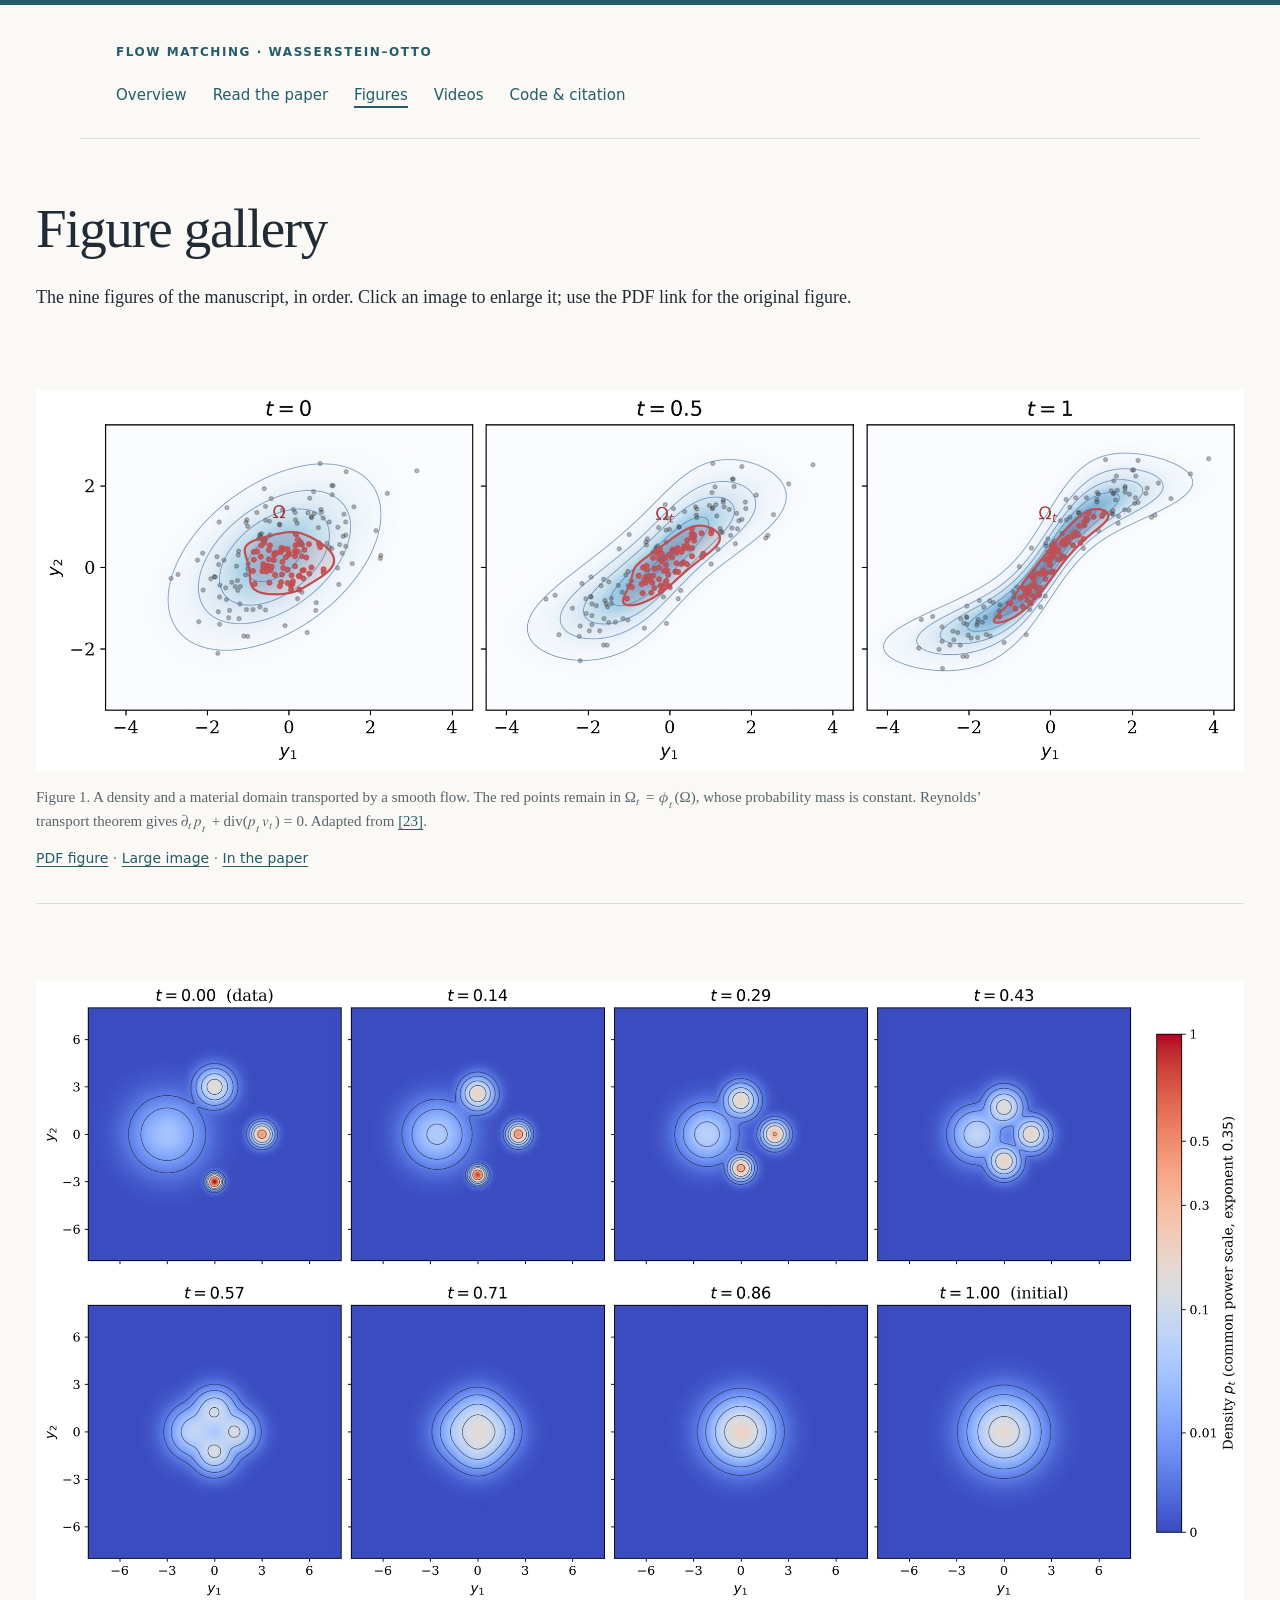
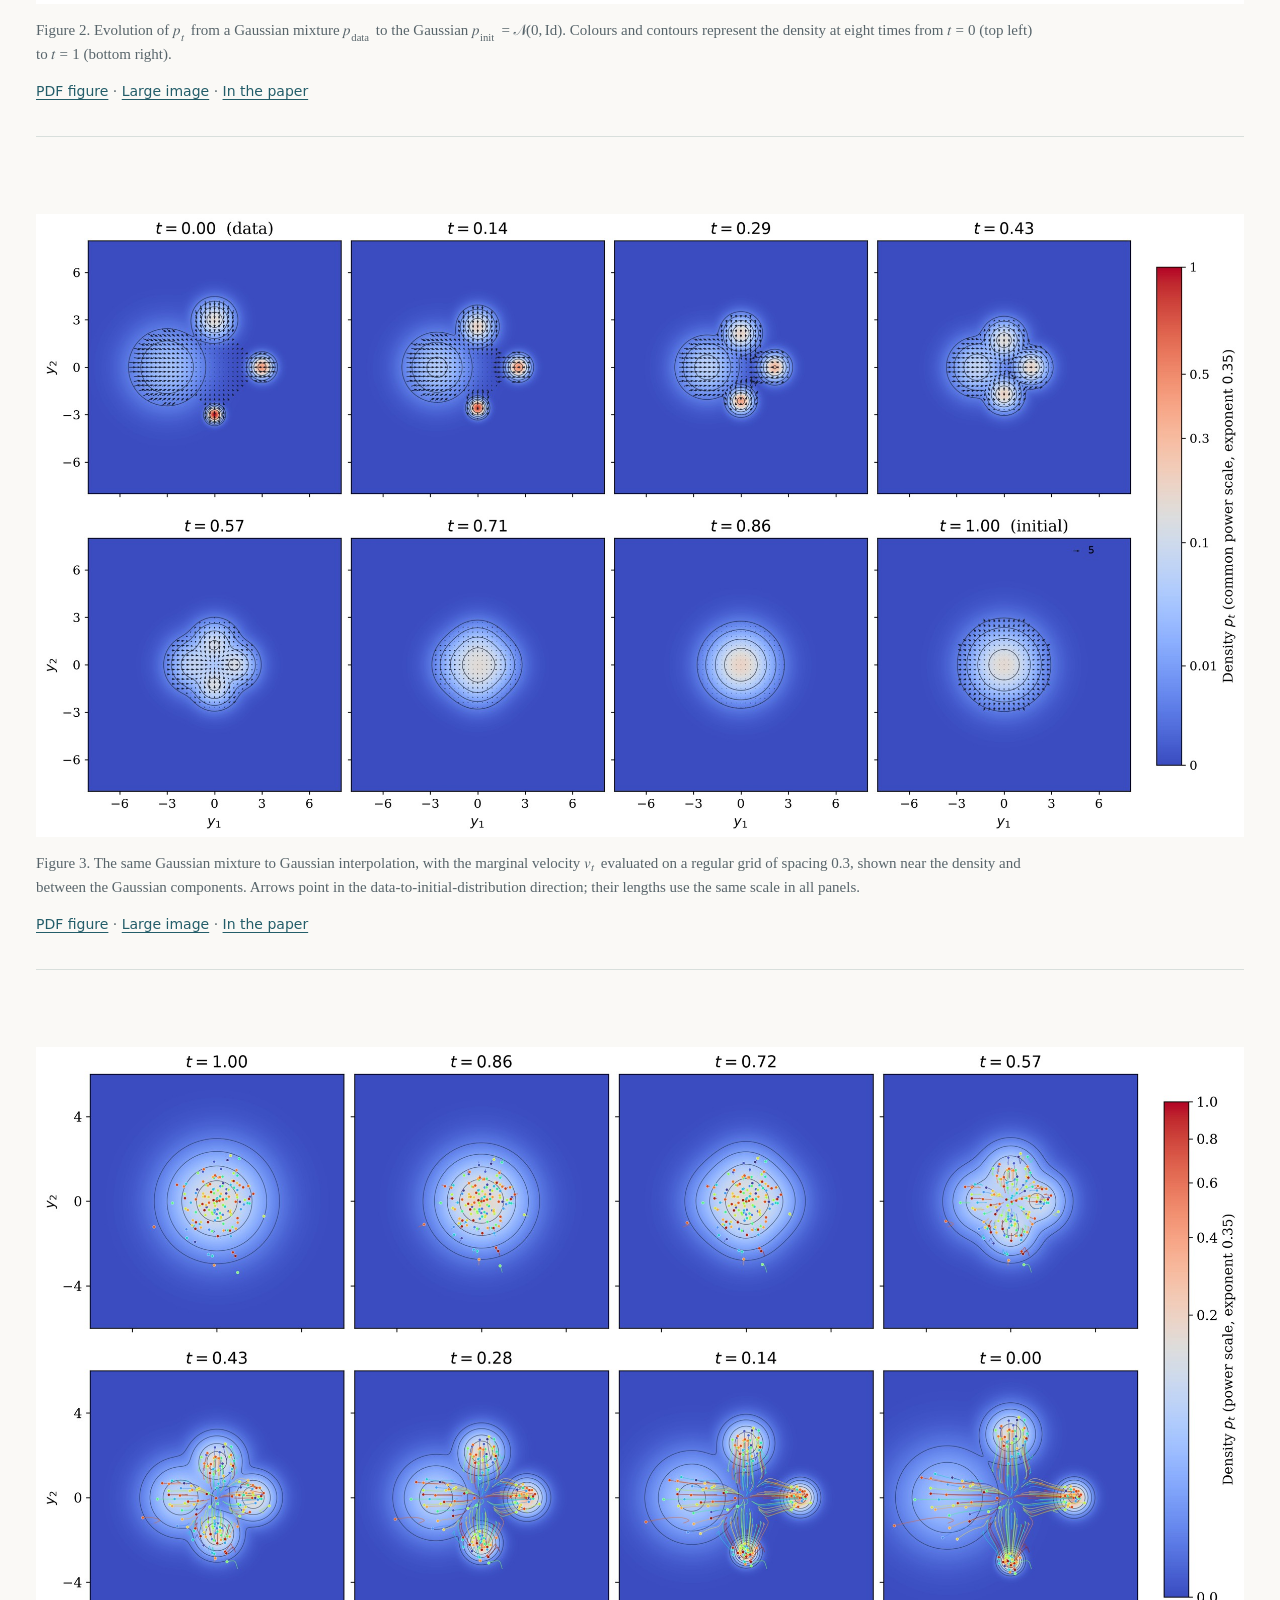
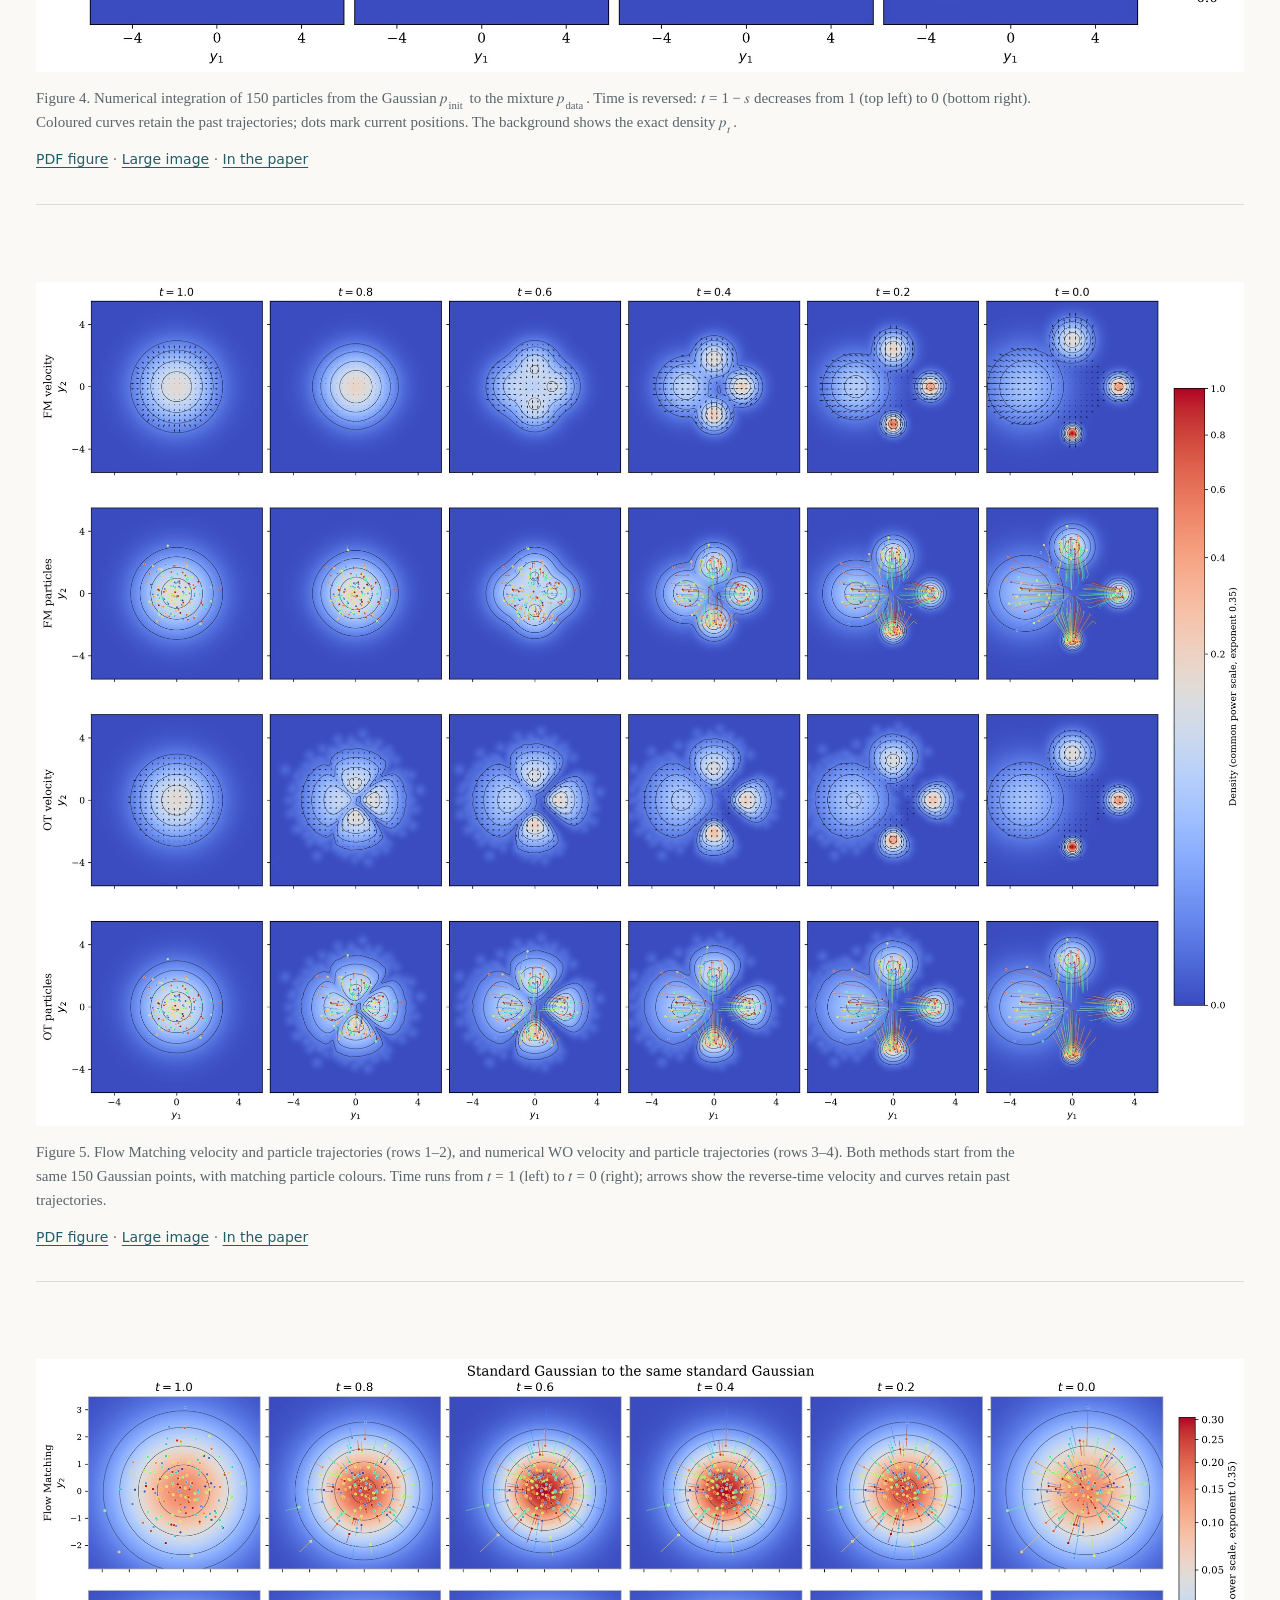
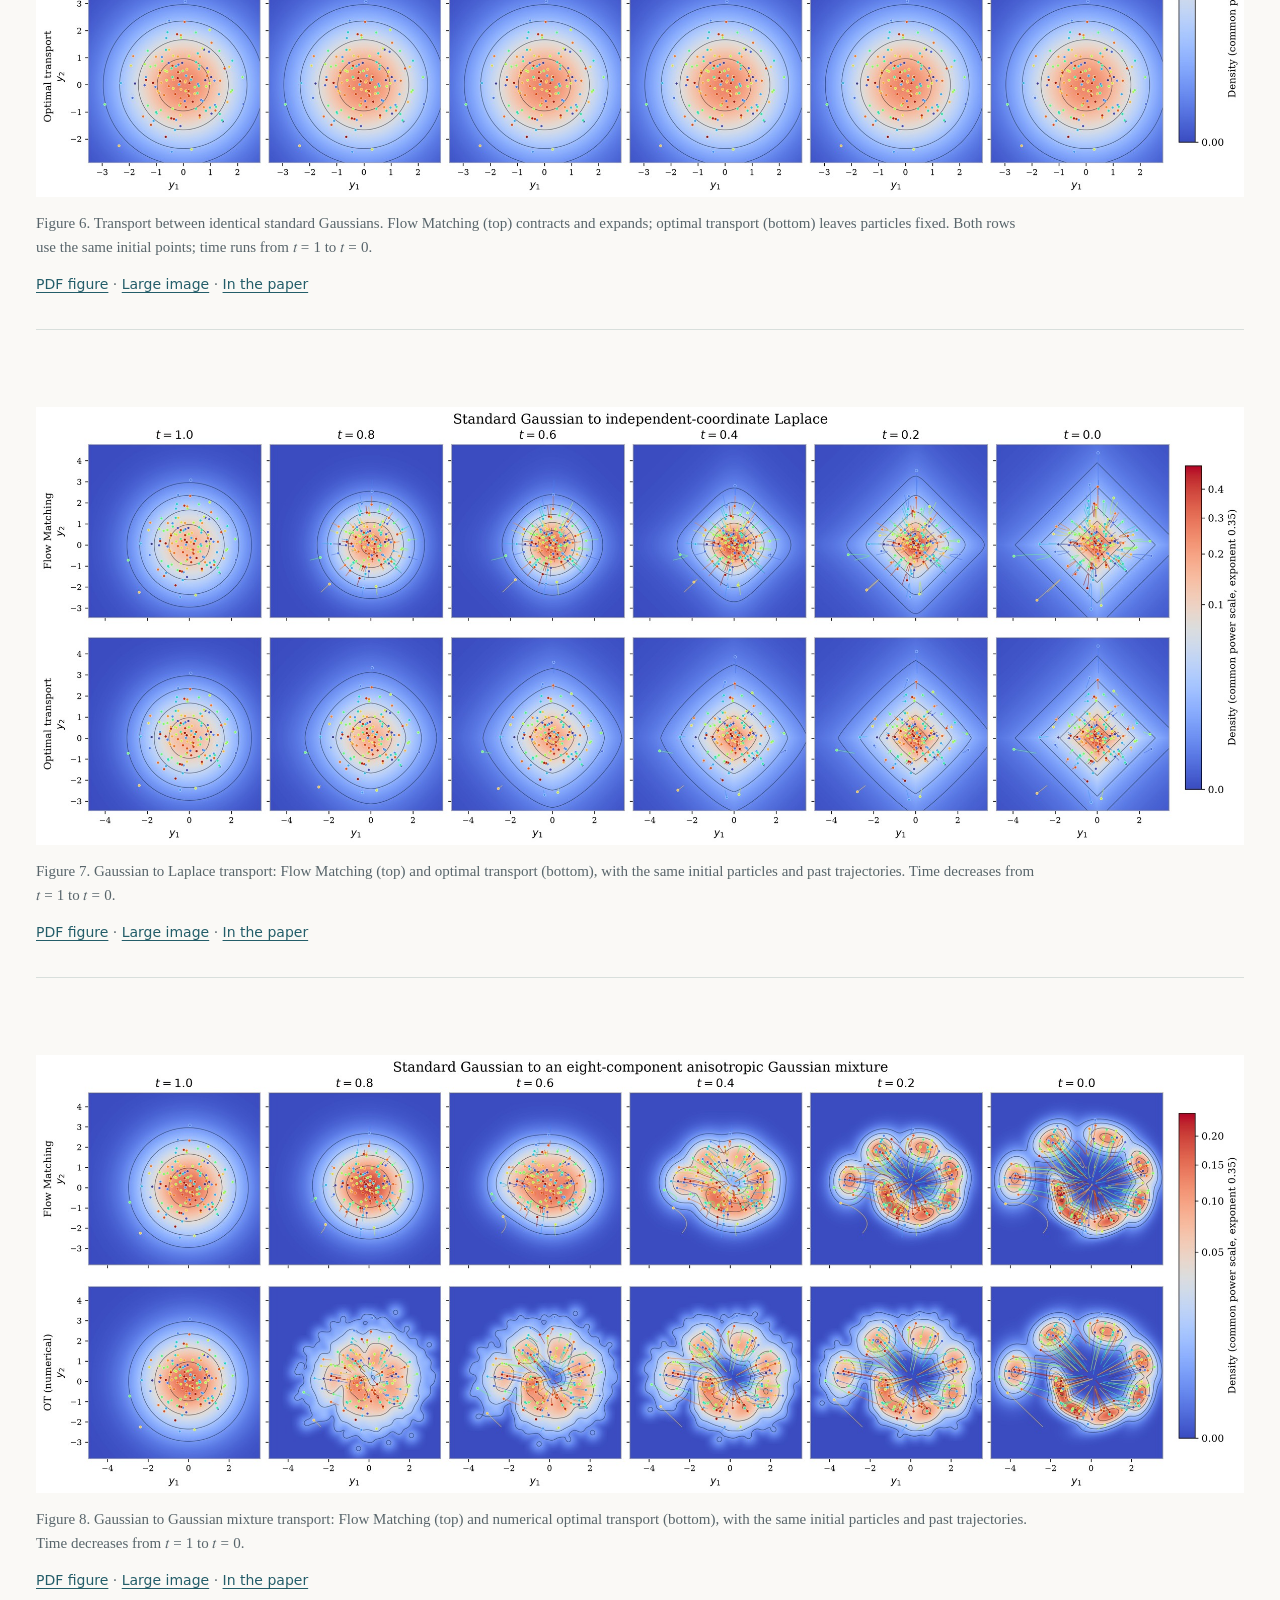
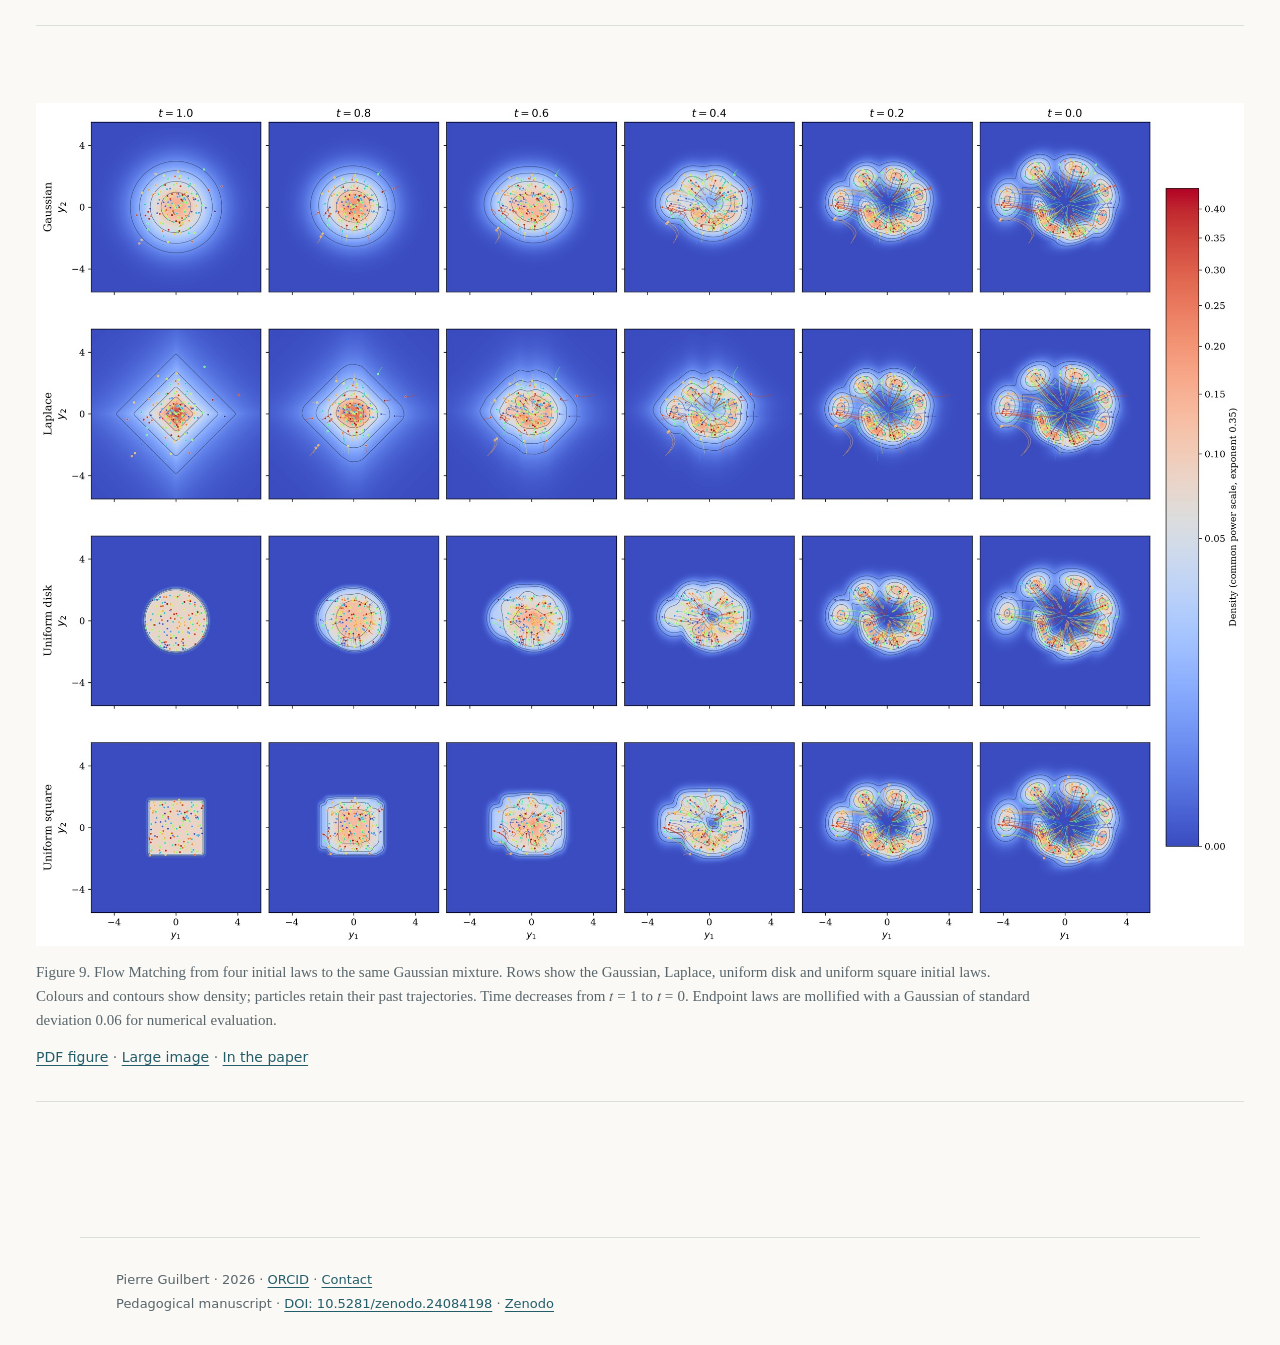
<file: docs/gallery.html>
<!doctype html>
<html lang="en"><head><meta charset="utf-8"><meta name="viewport" content="width=device-width,initial-scale=1">
<title>Figure gallery — Pierre Guilbert</title><meta name="description" content="All nine figures from the paper: density contours, velocity fields, Flow Matching and optimal transport particle trajectories.">
<meta name="author" content="Pierre Guilbert"><meta name="citation_title" content="Flow Matching and Optimal Transport: An Illustrated Introduction to Wasserstein–Otto Geometry">
<meta name="keywords" content="Flow Matching, optimal transport, Wasserstein–Otto geometry, generative modelling, continuity equation, Wasserstein geodesics">
<meta name="citation_doi" content="10.5281/zenodo.24084198">
<meta name="citation_author" content="Guilbert, Pierre"><meta name="citation_publication_date" content="2026">
<link rel="stylesheet" href="style.css"><link rel="icon" href="data:,">
</head><body><a class="skip" href="#main">Skip to content</a><header><a class="brand" href="index.html">FLOW MATCHING · WASSERSTEIN–OTTO</a><nav aria-label="Main navigation"><a href="index.html">Overview</a><a href="full-text.html">Read the paper</a><a aria-current="page" href="gallery.html">Figures</a><a href="videos.html">Videos</a><a href="resources.html">Code &amp; citation</a></nav></header>
<main id="main" class="wide"><h1>Figure gallery</h1><p>The nine figures of the manuscript, in order. Click an image to enlarge it; use the PDF link for the original figure.</p><div class="gallery"><figure id="fig:reynolds-transport"><a href="assets/reynolds_transport_probability.jpg"><img alt="Figure 1. A density and a material domain transported by a smooth flow. The red points remain in Ω t = ϕ t ( Ω ) \Omega_t=\phi_t(\Omega) , whose probability mass is constant. Reynolds’ transport theorem gives ∂ t p t + div ⁡ ( p t v t ) = 0 \partial_t p_t+\mathop{\mathrm{div}}(p_tv_t)=0 . Adapted from [23] ." width="2400" height="757" loading="lazy" src="assets/reynolds_transport_probability.jpg"></a><figcaption>Figure 1. A density and a material domain transported by a smooth
flow. The red points remain in
<math display="inline" xmlns="http://www.w3.org/1998/Math/MathML"><semantics><mrow><msub><mi mathvariant="normal">Ω</mi><mi>t</mi></msub><mo>=</mo><msub><mi>ϕ</mi><mi>t</mi></msub><mo stretchy="false" form="prefix">(</mo><mi mathvariant="normal">Ω</mi><mo stretchy="false" form="postfix">)</mo></mrow><annotation encoding="application/x-tex">\Omega_t=\phi_t(\Omega)</annotation></semantics></math>,
whose probability mass is constant. Reynolds’ transport theorem gives
<math display="inline" xmlns="http://www.w3.org/1998/Math/MathML"><semantics><mrow><msub><mi>∂</mi><mi>t</mi></msub><msub><mi>p</mi><mi>t</mi></msub><mo>+</mo><mrow><mi mathvariant="normal">div</mi><mo>&#8289;</mo></mrow><mo stretchy="false" form="prefix">(</mo><msub><mi>p</mi><mi>t</mi></msub><msub><mi>v</mi><mi>t</mi></msub><mo stretchy="false" form="postfix">)</mo><mo>=</mo><mn>0</mn></mrow><annotation encoding="application/x-tex">\partial_t p_t+\mathop{\mathrm{div}}(p_tv_t)=0</annotation></semantics></math>.
Adapted from <a href="full-text.html#ref-Guilbert2026Atlas">[23]</a>.<p class="figure-links"><a href="downloads/reynolds_transport_probability.pdf">PDF figure</a> · <a href="assets/reynolds_transport_probability.jpg">Large image</a> · <a href="full-text.html#fig:reynolds-transport">In the paper</a></p></figcaption></figure>
<figure id="fig:contracted-convolution-2d"><a href="assets/contracted_convolution_2d.jpg"><img alt="Figure 2. Evolution of p t p_t from a Gaussian mixture p d a t a p_{\mathrm{data}} to the Gaussian p i n i t = 𝒩 ( 0 , Id ⁡ ) p_{\mathrm{init}}=\mathcal N(0,\operatorname{Id}) . Colours and contours represent the density at eight times from t = 0 t=0 (top left) to t = 1 t=1 (bottom right)." width="2400" height="1238" loading="lazy" src="assets/contracted_convolution_2d.jpg"></a><figcaption>Figure 2. Evolution of
<math display="inline" xmlns="http://www.w3.org/1998/Math/MathML"><semantics><msub><mi>p</mi><mi>t</mi></msub><annotation encoding="application/x-tex">p_t</annotation></semantics></math>
from a Gaussian mixture
<math display="inline" xmlns="http://www.w3.org/1998/Math/MathML"><semantics><msub><mi>p</mi><mrow><mi mathvariant="normal">d</mi><mi mathvariant="normal">a</mi><mi mathvariant="normal">t</mi><mi mathvariant="normal">a</mi></mrow></msub><annotation encoding="application/x-tex">p_{\mathrm{data}}</annotation></semantics></math>
to the Gaussian
<math display="inline" xmlns="http://www.w3.org/1998/Math/MathML"><semantics><mrow><msub><mi>p</mi><mrow><mi mathvariant="normal">i</mi><mi mathvariant="normal">n</mi><mi mathvariant="normal">i</mi><mi mathvariant="normal">t</mi></mrow></msub><mo>=</mo><mi mathvariant="script">𝒩</mi><mo stretchy="false" form="prefix">(</mo><mn>0</mn><mo>,</mo><mrow><mi mathvariant="normal">Id</mi><mo>&#8289;</mo></mrow><mo stretchy="false" form="postfix">)</mo></mrow><annotation encoding="application/x-tex">p_{\mathrm{init}}=\mathcal N(0,\operatorname{Id})</annotation></semantics></math>.
Colours and contours represent the density at eight times from
<math display="inline" xmlns="http://www.w3.org/1998/Math/MathML"><semantics><mrow><mi>t</mi><mo>=</mo><mn>0</mn></mrow><annotation encoding="application/x-tex">t=0</annotation></semantics></math>
(top left) to
<math display="inline" xmlns="http://www.w3.org/1998/Math/MathML"><semantics><mrow><mi>t</mi><mo>=</mo><mn>1</mn></mrow><annotation encoding="application/x-tex">t=1</annotation></semantics></math>
(bottom right).<p class="figure-links"><a href="downloads/contracted_convolution_2d.pdf">PDF figure</a> · <a href="assets/contracted_convolution_2d.jpg">Large image</a> · <a href="full-text.html#fig:contracted-convolution-2d">In the paper</a></p></figcaption></figure>
<figure id="fig:convolution-velocity-2d"><a href="assets/contracted_convolution_velocity_2d.jpg"><img alt="Figure 3. The same Gaussian mixture to Gaussian interpolation, with the marginal velocity v t v_t evaluated on a regular grid of spacing 0.3 0.3 , shown near the density and between the Gaussian components. Arrows point in the data-to-initial-distribution direction; their lengths use the same scale in all panels." width="2400" height="1238" loading="lazy" src="assets/contracted_convolution_velocity_2d.jpg"></a><figcaption>Figure 3. The same Gaussian mixture to Gaussian interpolation, with
the marginal velocity
<math display="inline" xmlns="http://www.w3.org/1998/Math/MathML"><semantics><msub><mi>v</mi><mi>t</mi></msub><annotation encoding="application/x-tex">v_t</annotation></semantics></math>
evaluated on a regular grid of spacing
<math display="inline" xmlns="http://www.w3.org/1998/Math/MathML"><semantics><mn>0.3</mn><annotation encoding="application/x-tex">0.3</annotation></semantics></math>,
shown near the density and between the Gaussian components. Arrows point
in the data-to-initial-distribution direction; their lengths use the
same scale in all panels.<p class="figure-links"><a href="downloads/contracted_convolution_velocity_2d.pdf">PDF figure</a> · <a href="assets/contracted_convolution_velocity_2d.jpg">Large image</a> · <a href="full-text.html#fig:convolution-velocity-2d">In the paper</a></p></figcaption></figure>
<figure id="fig:generative-particles"><a href="assets/generative_particle_panels.jpg"><img alt="Figure 4. Numerical integration of 150 particles from the Gaussian p i n i t p_{\mathrm{init}} to the mixture p d a t a p_{\mathrm{data}} . Time is reversed: t = 1 − s t=1-s decreases from 1 1 (top left) to 0 0 (bottom right). Coloured curves retain the past trajectories; dots mark current positions. The background shows the exact density p t p_t ." width="2400" height="1242" loading="lazy" src="assets/generative_particle_panels.jpg"></a><figcaption>Figure 4. Numerical integration of 150 particles from the Gaussian
<math display="inline" xmlns="http://www.w3.org/1998/Math/MathML"><semantics><msub><mi>p</mi><mrow><mi mathvariant="normal">i</mi><mi mathvariant="normal">n</mi><mi mathvariant="normal">i</mi><mi mathvariant="normal">t</mi></mrow></msub><annotation encoding="application/x-tex">p_{\mathrm{init}}</annotation></semantics></math>
to the mixture
<math display="inline" xmlns="http://www.w3.org/1998/Math/MathML"><semantics><msub><mi>p</mi><mrow><mi mathvariant="normal">d</mi><mi mathvariant="normal">a</mi><mi mathvariant="normal">t</mi><mi mathvariant="normal">a</mi></mrow></msub><annotation encoding="application/x-tex">p_{\mathrm{data}}</annotation></semantics></math>.
Time is reversed:
<math display="inline" xmlns="http://www.w3.org/1998/Math/MathML"><semantics><mrow><mi>t</mi><mo>=</mo><mn>1</mn><mo>−</mo><mi>s</mi></mrow><annotation encoding="application/x-tex">t=1-s</annotation></semantics></math>
decreases from
<math display="inline" xmlns="http://www.w3.org/1998/Math/MathML"><semantics><mn>1</mn><annotation encoding="application/x-tex">1</annotation></semantics></math>
(top left) to
<math display="inline" xmlns="http://www.w3.org/1998/Math/MathML"><semantics><mn>0</mn><annotation encoding="application/x-tex">0</annotation></semantics></math>
(bottom right). Coloured curves retain the past trajectories; dots mark
current positions. The background shows the exact density
<math display="inline" xmlns="http://www.w3.org/1998/Math/MathML"><semantics><msub><mi>p</mi><mi>t</mi></msub><annotation encoding="application/x-tex">p_t</annotation></semantics></math>.<p class="figure-links"><a href="downloads/generative_particle_panels.pdf">PDF figure</a> · <a href="assets/generative_particle_panels.jpg">Large image</a> · <a href="full-text.html#fig:generative-particles">In the paper</a></p></figcaption></figure>
<figure id="fig:fm-geodesic-comparison"><a href="assets/fm_geodesic_comparison.jpg"><img alt="Figure 5. Flow Matching velocity and particle trajectories (rows 1–2), and numerical WO velocity and particle trajectories (rows 3–4). Both methods start from the same 150 Gaussian points, with matching particle colours. Time runs from t = 1 t=1 (left) to t = 0 t=0 (right); arrows show the reverse-time velocity and curves retain past trajectories." width="2400" height="1677" loading="lazy" src="assets/fm_geodesic_comparison.jpg"></a><figcaption>Figure 5. Flow Matching velocity and particle trajectories (rows 1–2),
and numerical WO velocity and particle trajectories (rows 3–4). Both
methods start from the same 150 Gaussian points, with matching particle
colours. Time runs from
<math display="inline" xmlns="http://www.w3.org/1998/Math/MathML"><semantics><mrow><mi>t</mi><mo>=</mo><mn>1</mn></mrow><annotation encoding="application/x-tex">t=1</annotation></semantics></math>
(left) to
<math display="inline" xmlns="http://www.w3.org/1998/Math/MathML"><semantics><mrow><mi>t</mi><mo>=</mo><mn>0</mn></mrow><annotation encoding="application/x-tex">t=0</annotation></semantics></math>
(right); arrows show the reverse-time velocity and curves retain past
trajectories.<p class="figure-links"><a href="downloads/fm_geodesic_comparison.pdf">PDF figure</a> · <a href="assets/fm_geodesic_comparison.jpg">Large image</a> · <a href="full-text.html#fig:fm-geodesic-comparison">In the paper</a></p></figcaption></figure>
<figure id="fig:equal-gaussian-paths"><a href="assets/particles_gaussian_to_same_gaussian.jpg"><img alt="Figure 6. Transport between identical standard Gaussians. Flow Matching (top) contracts and expands; optimal transport (bottom) leaves particles fixed. Both rows use the same initial points; time runs from t = 1 t=1 to t = 0 t=0 ." width="2400" height="870" loading="lazy" src="assets/particles_gaussian_to_same_gaussian.jpg"></a><figcaption>Figure 6. Transport between identical standard Gaussians. Flow
Matching (top) contracts and expands; optimal transport (bottom) leaves
particles fixed. Both rows use the same initial points; time runs from
<math display="inline" xmlns="http://www.w3.org/1998/Math/MathML"><semantics><mrow><mi>t</mi><mo>=</mo><mn>1</mn></mrow><annotation encoding="application/x-tex">t=1</annotation></semantics></math>
to
<math display="inline" xmlns="http://www.w3.org/1998/Math/MathML"><semantics><mrow><mi>t</mi><mo>=</mo><mn>0</mn></mrow><annotation encoding="application/x-tex">t=0</annotation></semantics></math>.<p class="figure-links"><a href="downloads/particles_gaussian_to_same_gaussian.pdf">PDF figure</a> · <a href="assets/particles_gaussian_to_same_gaussian.jpg">Large image</a> · <a href="full-text.html#fig:equal-gaussian-paths">In the paper</a></p></figcaption></figure>
<figure id="fig:gaussian-laplace-particles"><a href="assets/particles_gaussian_to_laplace.jpg"><img alt="Figure 7. Gaussian to Laplace transport: Flow Matching (top) and optimal transport (bottom), with the same initial particles and past trajectories. Time decreases from t = 1 t=1 to t = 0 t=0 ." width="2400" height="870" loading="lazy" src="assets/particles_gaussian_to_laplace.jpg"></a><figcaption>Figure 7. Gaussian to Laplace transport: Flow Matching (top) and
optimal transport (bottom), with the same initial particles and past
trajectories. Time decreases from
<math display="inline" xmlns="http://www.w3.org/1998/Math/MathML"><semantics><mrow><mi>t</mi><mo>=</mo><mn>1</mn></mrow><annotation encoding="application/x-tex">t=1</annotation></semantics></math>
to
<math display="inline" xmlns="http://www.w3.org/1998/Math/MathML"><semantics><mrow><mi>t</mi><mo>=</mo><mn>0</mn></mrow><annotation encoding="application/x-tex">t=0</annotation></semantics></math>.<p class="figure-links"><a href="downloads/particles_gaussian_to_laplace.pdf">PDF figure</a> · <a href="assets/particles_gaussian_to_laplace.jpg">Large image</a> · <a href="full-text.html#fig:gaussian-laplace-particles">In the paper</a></p></figcaption></figure>
<figure id="fig:gaussian-complex-mixture-particles"><a href="assets/particles_gaussian_to_complex_gmm.jpg"><img alt="Figure 8. Gaussian to Gaussian mixture transport: Flow Matching (top) and numerical optimal transport (bottom), with the same initial particles and past trajectories. Time decreases from t = 1 t=1 to t = 0 t=0 ." width="2400" height="870" loading="lazy" src="assets/particles_gaussian_to_complex_gmm.jpg"></a><figcaption>Figure 8. Gaussian to Gaussian mixture transport: Flow Matching (top)
and numerical optimal transport (bottom), with the same initial
particles and past trajectories. Time decreases from
<math display="inline" xmlns="http://www.w3.org/1998/Math/MathML"><semantics><mrow><mi>t</mi><mo>=</mo><mn>1</mn></mrow><annotation encoding="application/x-tex">t=1</annotation></semantics></math>
to
<math display="inline" xmlns="http://www.w3.org/1998/Math/MathML"><semantics><mrow><mi>t</mi><mo>=</mo><mn>0</mn></mrow><annotation encoding="application/x-tex">t=0</annotation></semantics></math>.<p class="figure-links"><a href="downloads/particles_gaussian_to_complex_gmm.pdf">PDF figure</a> · <a href="assets/particles_gaussian_to_complex_gmm.jpg">Large image</a> · <a href="full-text.html#fig:gaussian-complex-mixture-particles">In the paper</a></p></figcaption></figure>
<figure id="fig:initial-laws-complex-mixture"><a href="assets/initial_laws_to_complex_gmm.jpg"><img alt="Figure 9. Flow Matching from four initial laws to the same Gaussian mixture. Rows show the Gaussian, Laplace, uniform disk and uniform square initial laws. Colours and contours show density; particles retain their past trajectories. Time decreases from t = 1 t=1 to t = 0 t=0 . Endpoint laws are mollified with a Gaussian of standard deviation 0.06 0.06 for numerical evaluation." width="2400" height="1675" loading="lazy" src="assets/initial_laws_to_complex_gmm.jpg"></a><figcaption>Figure 9. Flow Matching from four initial laws to the same Gaussian
mixture. Rows show the Gaussian, Laplace, uniform disk and uniform
square initial laws. Colours and contours show density; particles retain
their past trajectories. Time decreases from
<math display="inline" xmlns="http://www.w3.org/1998/Math/MathML"><semantics><mrow><mi>t</mi><mo>=</mo><mn>1</mn></mrow><annotation encoding="application/x-tex">t=1</annotation></semantics></math>
to
<math display="inline" xmlns="http://www.w3.org/1998/Math/MathML"><semantics><mrow><mi>t</mi><mo>=</mo><mn>0</mn></mrow><annotation encoding="application/x-tex">t=0</annotation></semantics></math>.
Endpoint laws are mollified with a Gaussian of standard deviation
<math display="inline" xmlns="http://www.w3.org/1998/Math/MathML"><semantics><mn>0.06</mn><annotation encoding="application/x-tex">0.06</annotation></semantics></math>
for numerical evaluation.<p class="figure-links"><a href="downloads/initial_laws_to_complex_gmm.pdf">PDF figure</a> · <a href="assets/initial_laws_to_complex_gmm.jpg">Large image</a> · <a href="full-text.html#fig:initial-laws-complex-mixture">In the paper</a></p></figcaption></figure></div></main>
<footer>Pierre Guilbert · 2026 · <a href="https://orcid.org/0009-0002-1582-4435">ORCID</a> · <a href="mailto:spguilbert@gmail.com">Contact</a><br>Pedagogical manuscript · <a href="https://doi.org/10.5281/zenodo.24084198">DOI: 10.5281/zenodo.24084198</a> · <a href="https://zenodo.org/records/24084198">Zenodo</a></footer></body></html>
</file>
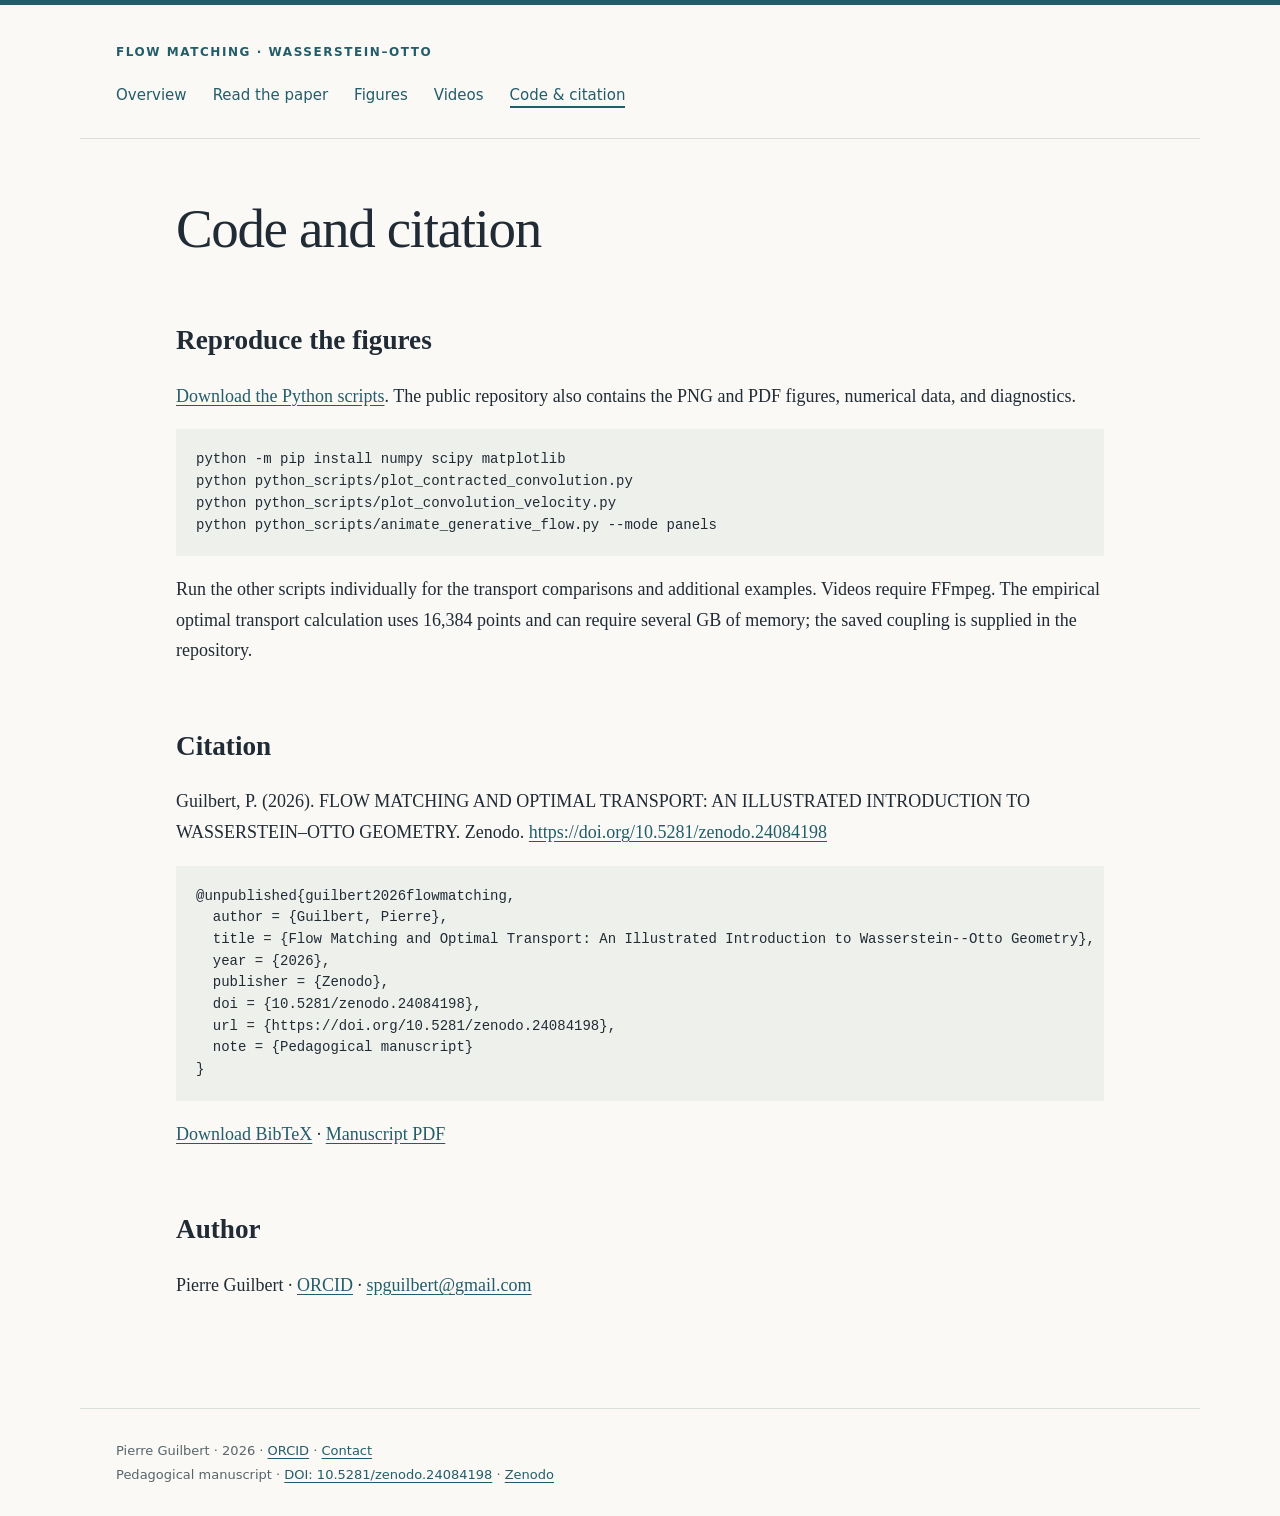
<file: docs/resources.html>
<!doctype html>
<html lang="en"><head><meta charset="utf-8"><meta name="viewport" content="width=device-width,initial-scale=1">
<title>Code and citation — Pierre Guilbert</title><meta name="description" content="Download reproducible Python scripts and the Zenodo citation for the pedagogical manuscript.">
<meta name="author" content="Pierre Guilbert"><meta name="citation_title" content="Flow Matching and Optimal Transport: An Illustrated Introduction to Wasserstein–Otto Geometry">
<meta name="keywords" content="Flow Matching, optimal transport, Wasserstein–Otto geometry, generative modelling, continuity equation, Wasserstein geodesics">
<meta name="citation_doi" content="10.5281/zenodo.24084198">
<meta name="citation_author" content="Guilbert, Pierre"><meta name="citation_publication_date" content="2026">
<link rel="stylesheet" href="style.css"><link rel="icon" href="data:,">
</head><body><a class="skip" href="#main">Skip to content</a><header><a class="brand" href="index.html">FLOW MATCHING · WASSERSTEIN–OTTO</a><nav aria-label="Main navigation"><a href="index.html">Overview</a><a href="full-text.html">Read the paper</a><a href="gallery.html">Figures</a><a href="videos.html">Videos</a><a aria-current="page" href="resources.html">Code &amp; citation</a></nav></header>
<main id="main" class=""><h1>Code and citation</h1><h2>Reproduce the figures</h2><p><a href="downloads/python_scripts.zip">Download the Python scripts</a>. The public repository also contains the PNG and PDF figures, numerical data, and diagnostics.</p><pre><code>python -m pip install numpy scipy matplotlib
python python_scripts/plot_contracted_convolution.py
python python_scripts/plot_convolution_velocity.py
python python_scripts/animate_generative_flow.py --mode panels</code></pre><p>Run the other scripts individually for the transport comparisons and additional examples. Videos require FFmpeg. The empirical optimal transport calculation uses 16,384 points and can require several GB of memory; the saved coupling is supplied in the repository.</p><h2>Citation</h2><p>Guilbert, P. (2026). FLOW MATCHING AND OPTIMAL TRANSPORT: AN ILLUSTRATED INTRODUCTION TO WASSERSTEIN–OTTO GEOMETRY. Zenodo. <a href="https://doi.org/10.5281/zenodo.24084198">https://doi.org/10.5281/zenodo.24084198</a></p><pre><code>@unpublished{guilbert2026flowmatching,
  author = {Guilbert, Pierre},
  title = {Flow Matching and Optimal Transport: An Illustrated Introduction to Wasserstein--Otto Geometry},
  year = {2026},
  publisher = {Zenodo},
  doi = {10.5281/zenodo.24084198},
  url = {https://doi.org/10.5281/zenodo.24084198},
  note = {Pedagogical manuscript}
}
</code></pre><p><a href="citation.bib" download>Download BibTeX</a> · <a href="manuscript.pdf">Manuscript PDF</a></p><h2>Author</h2><p>Pierre Guilbert · <a href="https://orcid.org/0009-0002-1582-4435">ORCID</a> · <a href="mailto:spguilbert@gmail.com">spguilbert@gmail.com</a></p></main>
<footer>Pierre Guilbert · 2026 · <a href="https://orcid.org/0009-0002-1582-4435">ORCID</a> · <a href="mailto:spguilbert@gmail.com">Contact</a><br>Pedagogical manuscript · <a href="https://doi.org/10.5281/zenodo.24084198">DOI: 10.5281/zenodo.24084198</a> · <a href="https://zenodo.org/records/24084198">Zenodo</a></footer></body></html>
</file>
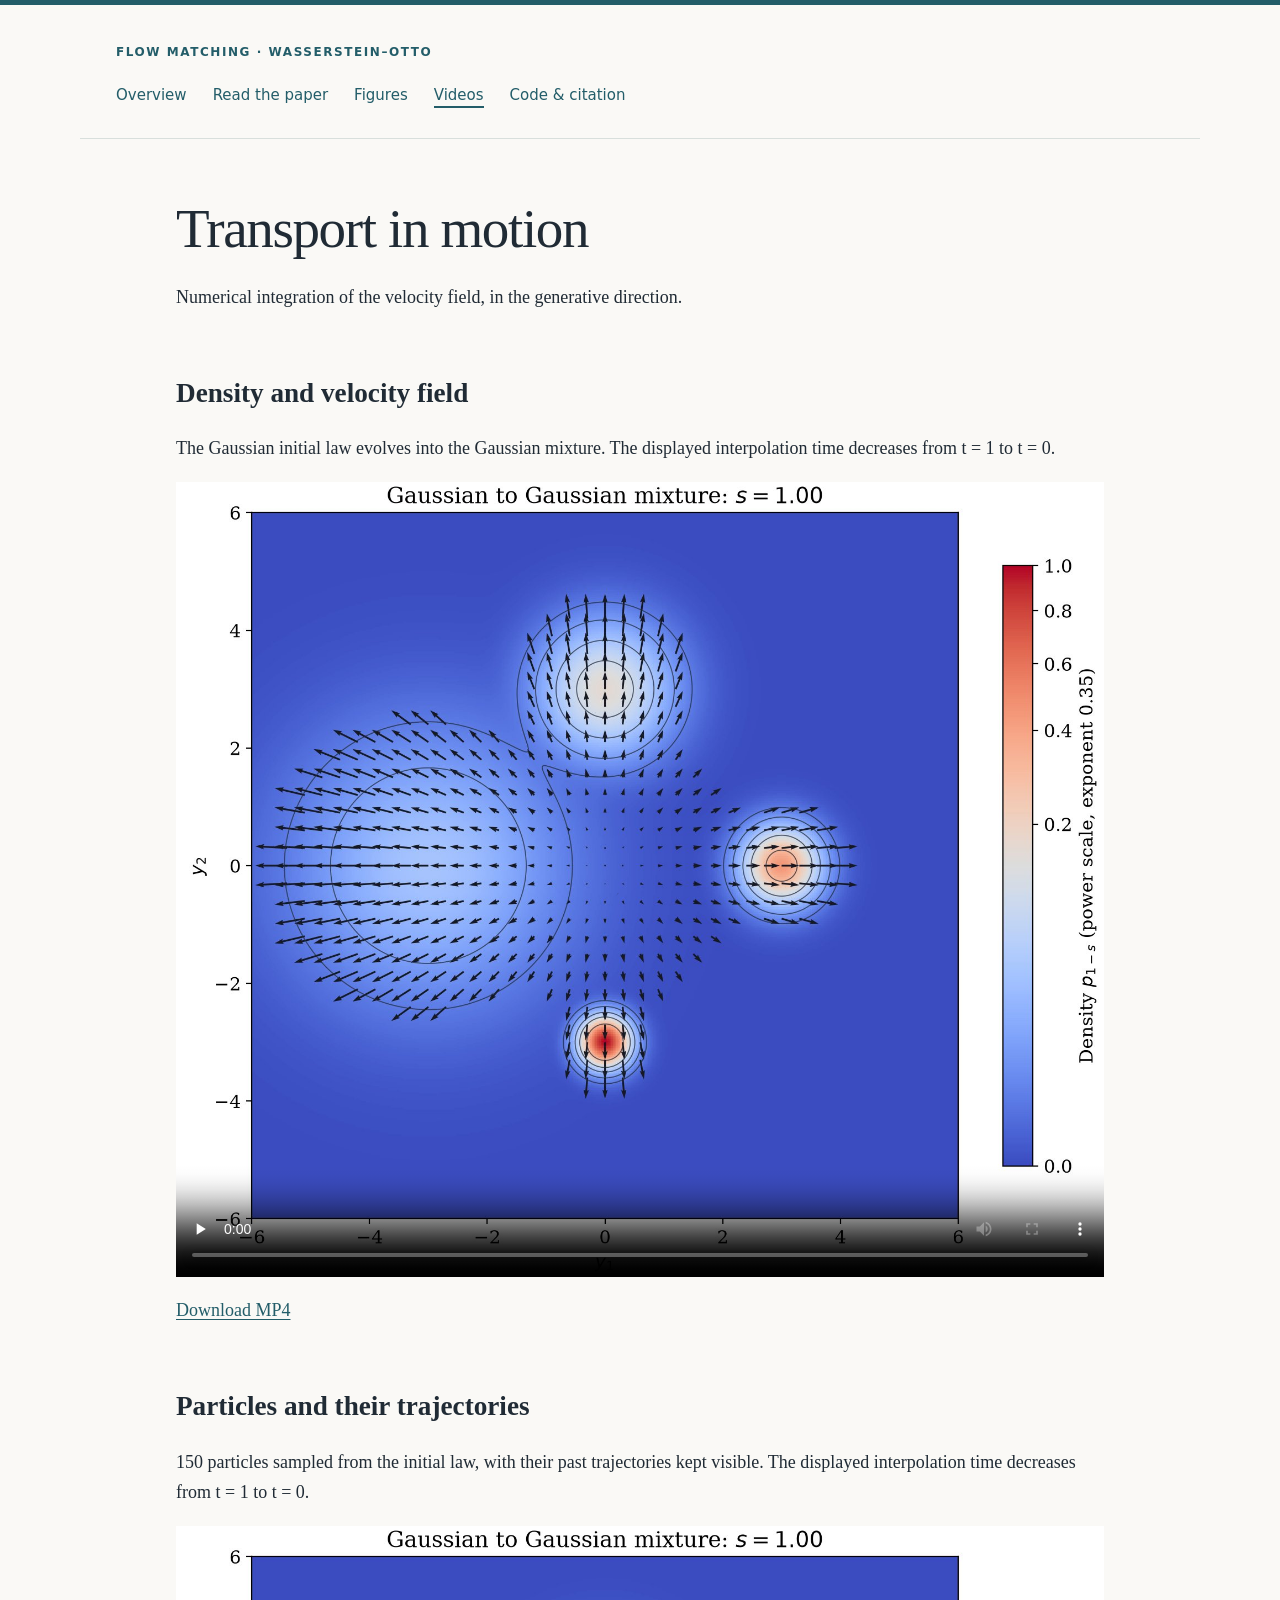
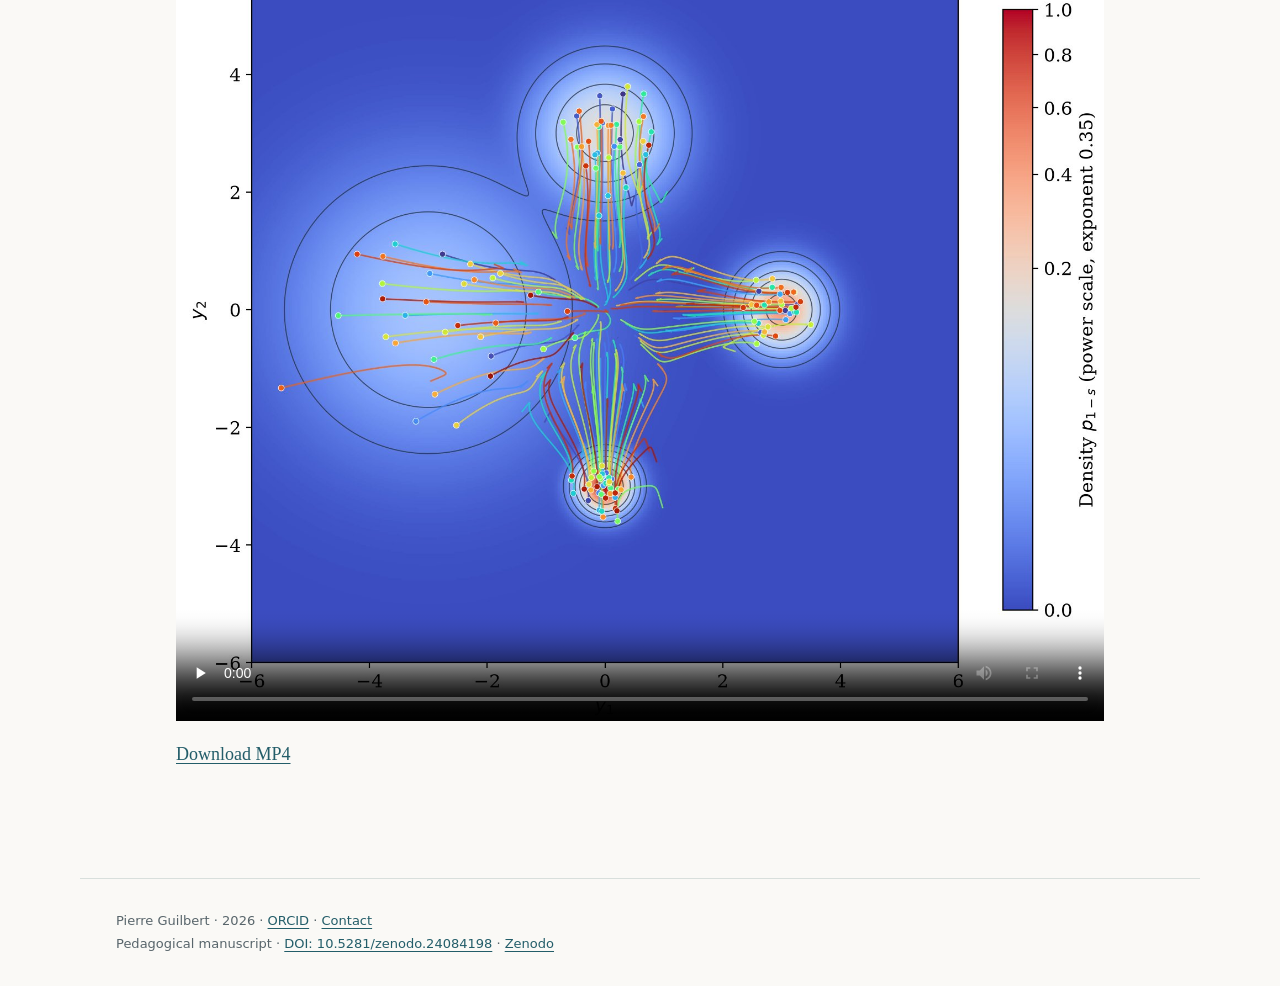
<file: docs/videos.html>
<!doctype html>
<html lang="en"><head><meta charset="utf-8"><meta name="viewport" content="width=device-width,initial-scale=1">
<title>Transport in motion — Pierre Guilbert</title><meta name="description" content="Two animations of Gaussian-to-mixture transport: velocity fields and particle trajectories.">
<meta name="author" content="Pierre Guilbert"><meta name="citation_title" content="Flow Matching and Optimal Transport: An Illustrated Introduction to Wasserstein–Otto Geometry">
<meta name="keywords" content="Flow Matching, optimal transport, Wasserstein–Otto geometry, generative modelling, continuity equation, Wasserstein geodesics">
<meta name="citation_doi" content="10.5281/zenodo.24084198">
<meta name="citation_author" content="Guilbert, Pierre"><meta name="citation_publication_date" content="2026">
<link rel="stylesheet" href="style.css"><link rel="icon" href="data:,">
</head><body><a class="skip" href="#main">Skip to content</a><header><a class="brand" href="index.html">FLOW MATCHING · WASSERSTEIN–OTTO</a><nav aria-label="Main navigation"><a href="index.html">Overview</a><a href="full-text.html">Read the paper</a><a href="gallery.html">Figures</a><a aria-current="page" href="videos.html">Videos</a><a href="resources.html">Code &amp; citation</a></nav></header>
<main id="main" class=""><h1>Transport in motion</h1><p>Numerical integration of the velocity field, in the generative direction.</p><section><h2>Density and velocity field</h2><p>The Gaussian initial law evolves into the Gaussian mixture. The displayed interpolation time decreases from t = 1 to t = 0.</p><video controls playsinline preload="none" poster="assets/generative_velocity_poster.jpg" aria-label="Density and velocity field"><source src="assets/generative_velocity.mp4" type="video/mp4">Your browser cannot play this video. <a href="assets/generative_velocity.mp4">Download it instead</a>.</video><p><a href="assets/generative_velocity.mp4" download>Download MP4</a></p></section><section><h2>Particles and their trajectories</h2><p>150 particles sampled from the initial law, with their past trajectories kept visible. The displayed interpolation time decreases from t = 1 to t = 0.</p><video controls playsinline preload="none" poster="assets/generative_particle_trajectories_poster.jpg" aria-label="Particles and their trajectories"><source src="assets/generative_particle_trajectories.mp4" type="video/mp4">Your browser cannot play this video. <a href="assets/generative_particle_trajectories.mp4">Download it instead</a>.</video><p><a href="assets/generative_particle_trajectories.mp4" download>Download MP4</a></p></section></main>
<footer>Pierre Guilbert · 2026 · <a href="https://orcid.org/0009-0002-1582-4435">ORCID</a> · <a href="mailto:spguilbert@gmail.com">Contact</a><br>Pedagogical manuscript · <a href="https://doi.org/10.5281/zenodo.24084198">DOI: 10.5281/zenodo.24084198</a> · <a href="https://zenodo.org/records/24084198">Zenodo</a></footer></body></html>
</file>
<file: docs/style.css>
:root{color-scheme:light;--ink:#202b35;--muted:#58656b;--accent:#235d69;--paper:#faf9f6;--line:#d8dfdc}
*{box-sizing:border-box}html{scroll-behavior:smooth}body{margin:0;background:var(--paper);color:var(--ink);font:18px/1.7 Georgia,"Times New Roman",serif;border-top:5px solid var(--accent)}
header,main,footer{max-width:1120px;margin:auto;padding:30px 36px}header{border-bottom:1px solid var(--line)}.brand{font:600 12px/1.5 system-ui,sans-serif;letter-spacing:.13em;text-decoration:none}nav{display:flex;flex-wrap:wrap;gap:12px 26px;margin-top:18px;font:15px/1.5 system-ui,sans-serif}nav a{text-decoration:none}nav [aria-current]{border-bottom:2px solid var(--accent)}
main{max-width:1000px;padding-top:48px;min-height:65vh}.wide{max-width:1400px}h1{font-size:clamp(2rem,4.3vw,3.5rem);line-height:1.15;font-weight:500;letter-spacing:-.025em;margin:10px 0 22px}h2{font-size:1.7rem;line-height:1.3;margin-top:2.3em}h3{font-size:1.3rem;line-height:1.4;margin-top:2em}a{color:var(--accent);text-underline-offset:3px}a:hover{color:#a1422d}a:focus-visible{outline:3px solid #bd6b3b;outline-offset:5px}.eyebrow,.byline,.figure-links{font:14px/1.7 system-ui,sans-serif;color:var(--muted)}.eyebrow{text-transform:uppercase;letter-spacing:.11em}.lead{font-size:1.4rem;max-width:40em}.actions{display:flex;align-items:center;flex-wrap:wrap;gap:16px 26px;margin:28px 0}.button{background:var(--accent);color:white;padding:10px 20px;text-decoration:none;font:15px/1.6 system-ui,sans-serif}.button:hover{color:white;background:#173f49}
figure{margin:2.5em 0;scroll-margin-top:25px}img,video{max-width:100%;height:auto;display:block}img{background:white}figcaption{font-size:15px;line-height:1.6;margin-top:14px;color:var(--muted)}.hero{margin-top:42px}.gallery figure{padding:32px 0;border-bottom:1px solid var(--line)}.gallery img{width:100%}.gallery figcaption{max-width:1000px}.figure-links{margin-bottom:0}video{width:100%;background:#fff}pre{padding:20px;background:#eef0ec;overflow:auto;line-height:1.55;font-size:14px}code{font-family:ui-monospace,monospace}math[display="block"]{overflow-x:auto;overflow-y:hidden;padding:14px 0;max-width:100%}section{min-width:0}footer{border-top:1px solid var(--line);font:13px/1.8 system-ui,sans-serif;color:var(--muted);margin-top:60px}.skip{position:absolute;left:-9999px}.skip:focus{left:15px;top:15px;background:white;padding:10px;z-index:1}
@media(max-width:600px){header,main,footer{padding-left:20px;padding-right:20px}body{font-size:17px}main{padding-top:30px}nav{gap:10px 18px}figure{margin:1.8em 0}h2{font-size:1.45rem}.gallery figure{padding:15px 0}}
@media(prefers-reduced-motion:reduce){html{scroll-behavior:auto}}@media print{header,footer,.actions{display:none}body{border:0;background:white}main{padding:0}a{color:inherit}}
</file>
